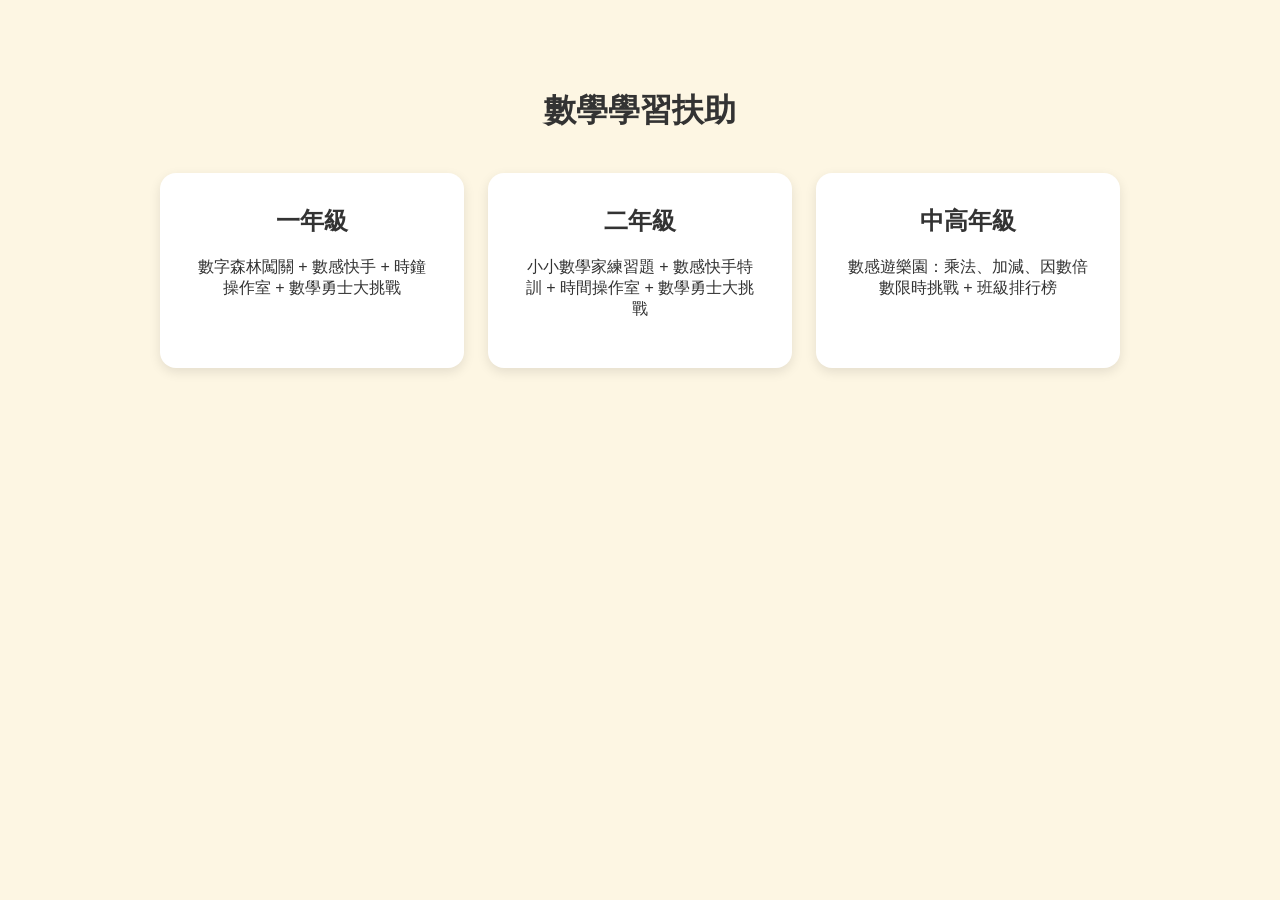
<file: index.html>
<!DOCTYPE html>
<html lang="zh-Hant">
<head>
<meta charset="UTF-8">
<meta name="viewport" content="width=device-width, initial-scale=1.0">
<title>數學學習扶助</title>
<style>
  body { font-family: "微軟正黑體", sans-serif; text-align: center; padding: 60px 20px; background: #fdf6e3; }
  h1 { color: #333; }
  .cards { display: flex; gap: 24px; justify-content: center; flex-wrap: wrap; margin-top: 40px; }
  .card { background: #fff; border-radius: 16px; box-shadow: 0 4px 12px rgba(0,0,0,0.1); padding: 32px; width: 240px; text-decoration: none; color: #333; }
  .card:hover { box-shadow: 0 6px 20px rgba(0,0,0,0.15); }
  .card h2 { margin-top: 0; }
</style>
</head>
<body>
  <h1>數學學習扶助</h1>
  <div class="cards">
    <a class="card" href="grade1/index.html">
      <h2>一年級</h2>
      <p>數字森林闖關 + 數感快手 + 時鐘操作室 + 數學勇士大挑戰</p>
    </a>
    <a class="card" href="grade2/index.html">
      <h2>二年級</h2>
      <p>小小數學家練習題 + 數感快手特訓 + 時間操作室 + 數學勇士大挑戰</p>
    </a>
    <a class="card" href="number-sense-park/index.html">
      <h2>中高年級</h2>
      <p>數感遊樂園：乘法、加減、因數倍數限時挑戰 + 班級排行榜</p>
    </a>
  </div>
</body>
</html>
</file>
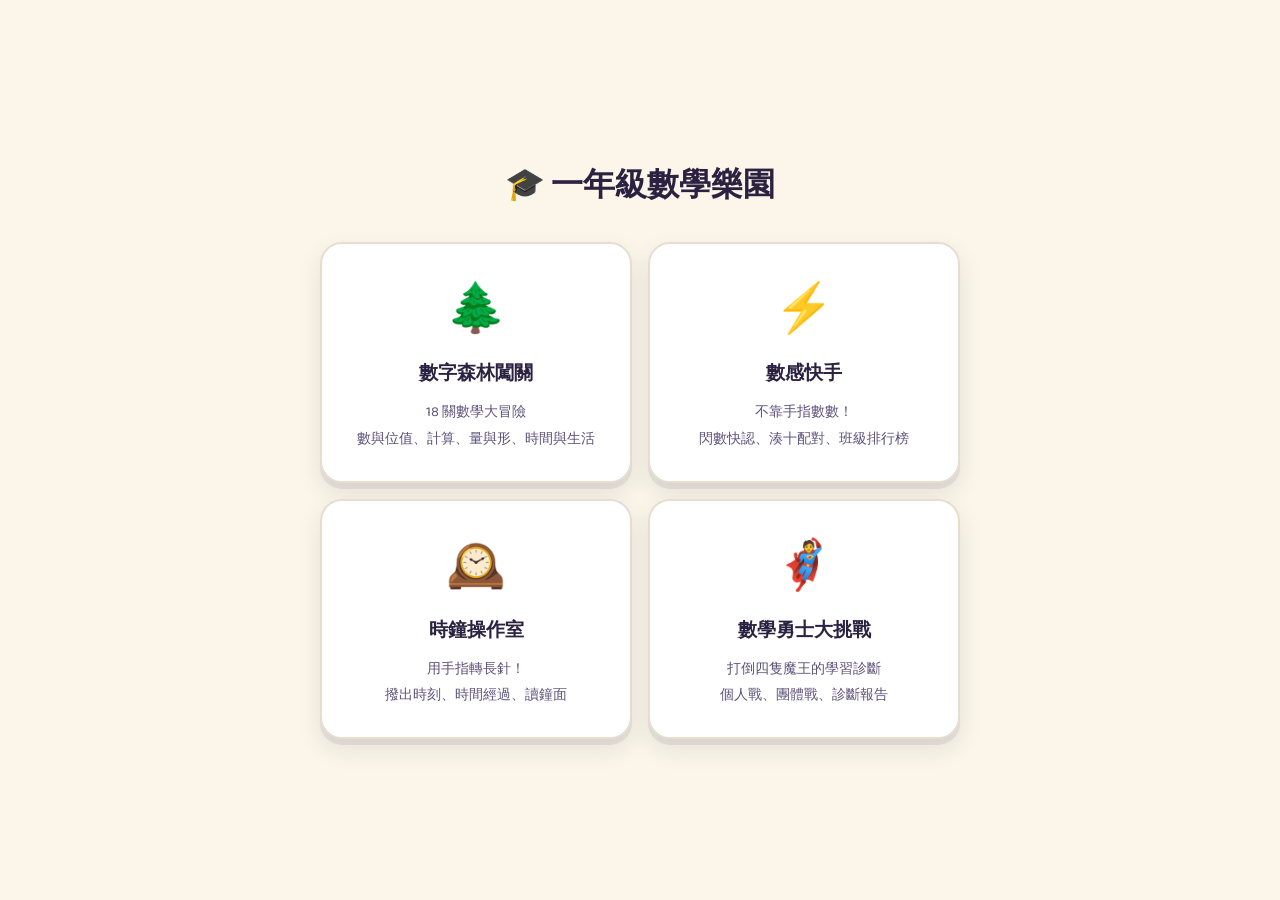
<file: grade1/index.html>
<!doctype html>
<html>
<head>
<meta charset="utf-8">
<meta name="viewport" content="width=device-width, initial-scale=1">
<title>一年級數學樂園</title>
<link rel="preconnect" href="https://fonts.googleapis.com">
<link href="https://fonts.googleapis.com/css2?family=Baloo+2:wght@600;700;800&display=swap" rel="stylesheet">
<style>
  :root{
    --ink:#2b2140; --ink-soft:#5b527a; --bg:#fbf6e9; --bg2:#eef5e6;
    --card:#ffffff; --card-border:#e7ded0; --accent:#ff6b4a; --accent-ink:#ffffff; --accent2:#2f9e8f;
    --shadow: 0 6px 0 rgba(43,33,64,0.08), 0 10px 24px rgba(43,33,64,0.10);
  }
  @media (prefers-color-scheme: dark){
    :root{
      --ink:#f1ece0; --ink-soft:#c9c2df; --bg:#1b2420; --bg2:#212c26;
      --card:#26332c; --card-border:#3a4a40; --accent:#ff8a68; --accent-ink:#26170f; --accent2:#4bc2b0;
      --shadow: 0 6px 0 rgba(0,0,0,0.25), 0 10px 24px rgba(0,0,0,0.35);
    }
  }
  *{box-sizing:border-box;}
  body{
    margin:0; background:var(--bg); color:var(--ink); min-height:100vh;
    font-family:"Baloo 2","PingFang TC","Microsoft JhengHei","Heiti TC",-apple-system,sans-serif;
    display:flex; align-items:center; justify-content:center; padding:24px;
  }
  .wrap{ max-width:640px; width:100%; text-align:center; }
  h1{ font-size:clamp(24px,5vw,32px); font-weight:800; margin:0 0 30px; }
  .cards{ display:grid; grid-template-columns:1fr; gap:16px; }
  @media (min-width:520px){ .cards{ grid-template-columns:1fr 1fr; } }
  a.card{
    display:flex; flex-direction:column; align-items:center; gap:10px;
    background:var(--card); border:2px solid var(--card-border); border-radius:22px;
    padding:28px 18px; text-decoration:none; color:var(--ink); box-shadow:var(--shadow);
    transition:transform .08s ease;
  }
  a.card:active{ transform:translateY(3px); box-shadow:none; }
  a.card .icon{ font-size:48px; }
  a.card .title{ font-size:19px; font-weight:800; }
  a.card .desc{ font-size:14px; color:var(--ink-soft); line-height:1.9; }
</style>
</head>
<body>
<div class="wrap">
  <h1>🎓 一年級數學樂園</h1>
  <div class="cards">
    <a class="card" href="number-forest.html">
      <span class="icon">🌲</span>
      <span class="title">數字森林闖關</span>
      <span class="desc">18 關數學大冒險<br>數與位值、計算、量與形、時間與生活</span>
    </a>
    <a class="card" href="number-sense.html">
      <span class="icon">⚡</span>
      <span class="title">數感快手</span>
      <span class="desc">不靠手指數數！<br>閃數快認、湊十配對、班級排行榜</span>
    </a>
    <a class="card" href="clock-lab.html">
      <span class="icon">🕰️</span>
      <span class="title">時鐘操作室</span>
      <span class="desc">用手指轉長針！<br>撥出時刻、時間經過、讀鐘面</span>
    </a>
    <a class="card" href="diagnostic.html">
      <span class="icon">🦸</span>
      <span class="title">數學勇士大挑戰</span>
      <span class="desc">打倒四隻魔王的學習診斷<br>個人戰、團體戰、診斷報告</span>
    </a>
  </div>
</div>
</body>
</html>
</file>
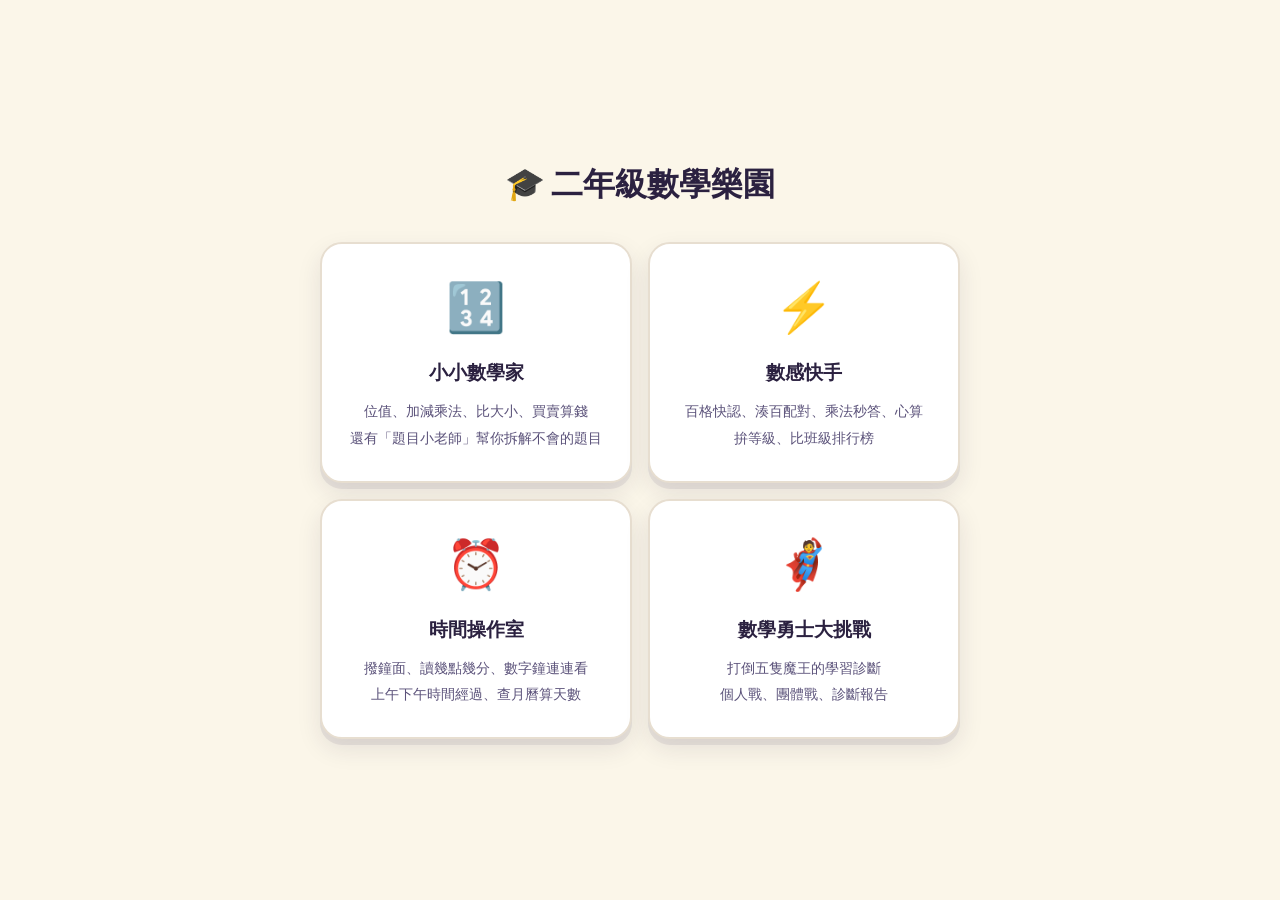
<file: grade2/index.html>
<!doctype html>
<html lang="zh-Hant">
<head>
<meta charset="utf-8">
<meta name="viewport" content="width=device-width, initial-scale=1">
<title>二年級數學樂園</title>
<link rel="preconnect" href="https://fonts.googleapis.com">
<link href="https://fonts.googleapis.com/css2?family=Baloo+2:wght@600;700;800&display=swap" rel="stylesheet">
<style>
  :root{
    --ink:#2b2140; --ink-soft:#5b527a; --bg:#fbf6e9; --bg2:#eef5e6;
    --card:#ffffff; --card-border:#e7ded0; --accent:#ff6b4a; --accent-ink:#ffffff; --accent2:#2f9e8f;
    --shadow: 0 6px 0 rgba(43,33,64,0.08), 0 10px 24px rgba(43,33,64,0.10);
  }
  @media (prefers-color-scheme: dark){
    :root{
      --ink:#f1ece0; --ink-soft:#c9c2df; --bg:#1b2420; --bg2:#212c26;
      --card:#26332c; --card-border:#3a4a40; --accent:#ff8a68; --accent-ink:#26170f; --accent2:#4bc2b0;
      --shadow: 0 6px 0 rgba(0,0,0,0.25), 0 10px 24px rgba(0,0,0,0.35);
    }
  }
  *{box-sizing:border-box;}
  body{
    margin:0; background:var(--bg); color:var(--ink); min-height:100vh;
    font-family:"Baloo 2","PingFang TC","Microsoft JhengHei","Heiti TC",-apple-system,sans-serif;
    display:flex; align-items:center; justify-content:center; padding:24px;
  }
  .wrap{ max-width:640px; width:100%; text-align:center; }
  h1{ font-size:clamp(24px,5vw,32px); font-weight:800; margin:0 0 30px; }
  .cards{ display:grid; grid-template-columns:1fr; gap:16px; }
  @media (min-width:520px){ .cards{ grid-template-columns:1fr 1fr; } }
  a.card{
    display:flex; flex-direction:column; align-items:center; gap:10px;
    background:var(--card); border:2px solid var(--card-border); border-radius:22px;
    padding:28px 18px; text-decoration:none; color:var(--ink); box-shadow:var(--shadow);
    transition:transform .08s ease;
  }
  a.card:active{ transform:translateY(3px); box-shadow:none; }
  a.card .icon{ font-size:48px; }
  a.card .title{ font-size:19px; font-weight:800; }
  a.card .desc{ font-size:14px; color:var(--ink-soft); line-height:1.9; }
</style>
</head>
<body>
<div class="wrap">
  <h1>🎓 二年級數學樂園</h1>
  <div class="cards">
    <a class="card" href="math-helper.html">
      <span class="icon">🔢</span>
      <span class="title">小小數學家</span>
      <span class="desc">位值、加減乘法、比大小、買賣算錢<br>還有「題目小老師」幫你拆解不會的題目</span>
    </a>
    <a class="card" href="number-sense.html">
      <span class="icon">⚡</span>
      <span class="title">數感快手</span>
      <span class="desc">百格快認、湊百配對、乘法秒答、心算<br>拚等級、比班級排行榜</span>
    </a>
    <a class="card" href="time-lab.html">
      <span class="icon">⏰</span>
      <span class="title">時間操作室</span>
      <span class="desc">撥鐘面、讀幾點幾分、數字鐘連連看<br>上午下午時間經過、查月曆算天數</span>
    </a>
    <a class="card" href="diagnostic.html">
      <span class="icon">🦸</span>
      <span class="title">數學勇士大挑戰</span>
      <span class="desc">打倒五隻魔王的學習診斷<br>個人戰、團體戰、診斷報告</span>
    </a>
  </div>
</div>
</body>
</html>
</file>
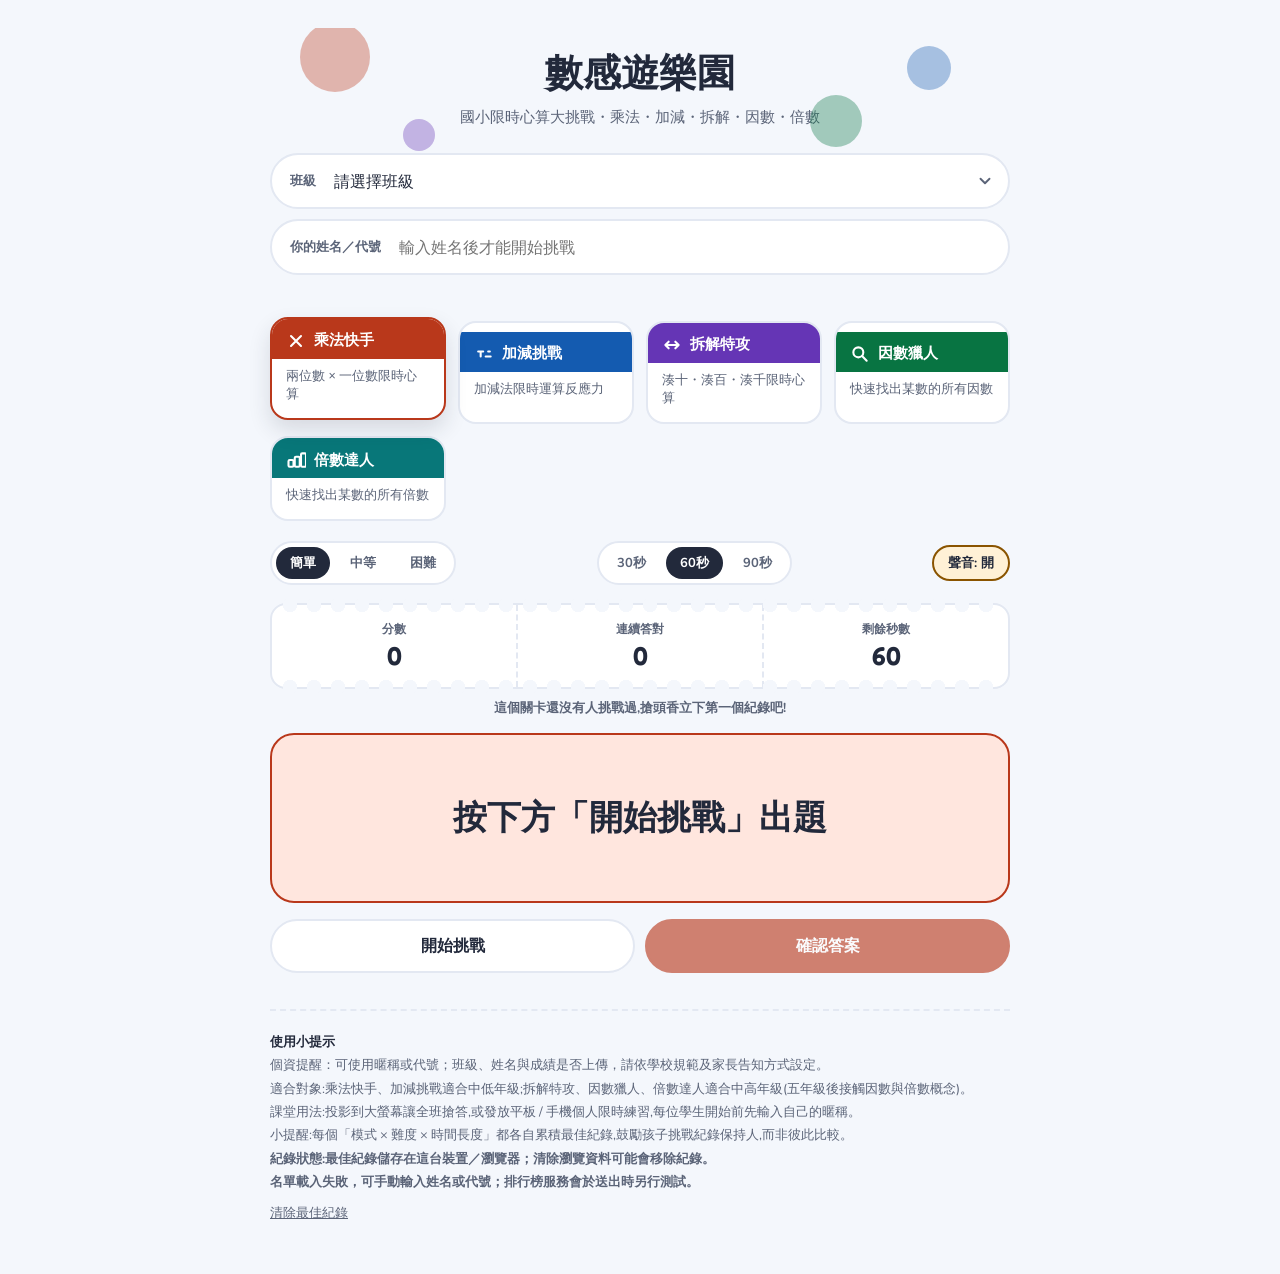
<file: number-sense-park/index.html>
<!DOCTYPE html>
<html lang="zh-Hant">
<head>
<meta charset="UTF-8">
<meta name="viewport" content="width=device-width, initial-scale=1.0">
<title>數感遊樂園 - 國小限時心算練習</title>
<link rel="preconnect" href="https://fonts.googleapis.com">
<link rel="preconnect" href="https://fonts.gstatic.com" crossorigin>
<link href="https://fonts.googleapis.com/css2?family=Fredoka:wght@500;600;700&family=Nunito:wght@400;700;800&display=swap" rel="stylesheet">
<style>
  :root{
    --canvas:#F4F7FC; --card:#FFFFFF; --ink:#22293B; --ink-soft:#5B6478; --line:#E3E8F2;
    --coral:#B9381B; --coral-soft:#FFE6DE;
    --sky:#145BB0; --sky-soft:#DEEBFF;
    --grape:#6535B5; --grape-soft:#EEE6FF;
    --meadow:#087442; --meadow-soft:#DBF7E9;
    --teal:#087779; --teal-soft:#D9F3F1;
    --gold:#8A5400; --gold-soft:#FFF1D6;
    --bad:#B42318; --bad-soft:#FDE3E3;
    --accent:var(--coral); --accent-soft:var(--coral-soft);
    --radius:18px;
  }
  *{ box-sizing:border-box; }
  body{ margin:0; background:var(--canvas); color:var(--ink); font-family:'Nunito',sans-serif; -webkit-font-smoothing:antialiased; }
  h1,.problem,.tv,.booth-top span,.btn,.answer-input,.fbtn,.namebar-input{ font-family:'Fredoka',sans-serif; }
  .page{ max-width:780px; margin:0 auto; padding:28px 20px 48px; }

  .hero{ position:relative; text-align:center; padding:20px 0 26px; overflow:hidden; }
  .hero h1{ font-size:clamp(28px,5vw,38px); font-weight:600; margin:0; }
  .hero p{ margin:8px 0 0; color:var(--ink-soft); font-size:15px; }
  .blob{ position:absolute; border-radius:50%; opacity:.35; }
  .blob1{ width:70px; height:70px; background:var(--coral); top:-6px; left:4%; }
  .blob2{ width:44px; height:44px; background:var(--sky); top:18px; right:8%; }
  .blob3{ width:32px; height:32px; background:var(--grape); bottom:2px; left:18%; }
  .blob4{ width:52px; height:52px; background:var(--meadow); bottom:6px; right:20%; }
  @media (prefers-reduced-motion: no-preference){
    .blob{ animation:float 5s ease-in-out infinite; }
    .blob2{ animation-delay:.6s; } .blob3{ animation-delay:1.1s; } .blob4{ animation-delay:1.6s; }
  }
  @keyframes float{ 0%,100%{ transform:translateY(0);} 50%{ transform:translateY(-10px);} }
  @media (prefers-reduced-motion: reduce){ *,*::before,*::after{ scroll-behavior:auto !important; animation-duration:.01ms !important; animation-iteration-count:1 !important; transition-duration:.01ms !important; } }

  .namebar{ display:flex; align-items:center; gap:10px; background:var(--card); border:2px solid var(--line); border-radius:999px; padding:8px 8px 8px 18px; margin-bottom:18px; }
  .namebar-tight{ margin-bottom:10px; }
  .namebar-label{ font-weight:800; font-size:13px; color:var(--ink-soft); white-space:nowrap; font-family:'Nunito',sans-serif; }
  .namebar-input{ flex:1; border:none; background:transparent; font-size:16px; padding:8px; outline:none; min-width:0; color:var(--ink); }
  .namebar-input:focus-visible{ outline:3px solid var(--gold); outline-offset:2px; border-radius:8px; }
  select.namebar-input{
    -webkit-appearance:none; -moz-appearance:none; appearance:none;
    cursor:pointer; padding-right:32px;
    background-image:url("data:image/svg+xml,%3Csvg xmlns='http://www.w3.org/2000/svg' viewBox='0 0 24 24' fill='none' stroke='%235B6478' stroke-width='2.5' stroke-linecap='round' stroke-linejoin='round'%3E%3Cpath d='M6 9l6 6 6-6'/%3E%3C/svg%3E");
    background-repeat:no-repeat; background-position:right 6px center; background-size:18px;
  }
  select.namebar-input option[value=""]{ color:var(--ink-soft); }
  .input-error{ border-color:var(--bad) !important; }
  .status-message{ min-height:1.5em; margin:-4px 4px 12px; color:var(--bad); font-size:13px; font-weight:800; }
  .sr-only{ position:absolute !important; width:1px; height:1px; padding:0; margin:-1px; overflow:hidden; clip:rect(0,0,0,0); white-space:nowrap; border:0; }
  @media (prefers-reduced-motion: no-preference){ .input-error{ animation:shake .3s; } }
  @keyframes shake{ 0%,100%{ transform:translateX(0);} 25%{ transform:translateX(-4px);} 75%{ transform:translateX(4px);} }

  .booths{ display:grid; grid-template-columns:repeat(auto-fit,minmax(148px,1fr)); gap:12px; margin-bottom:20px; }
  .booth{ background:var(--card); border:2px solid var(--line); border-radius:var(--radius); overflow:hidden; cursor:pointer; text-align:left; padding:0; transition:transform .15s ease, box-shadow .15s ease; }
  .booth-top{ padding:12px 14px 8px; color:#fff; display:flex; align-items:center; gap:8px; }
  .booth-top svg{ width:20px; height:20px; flex-shrink:0; }
  .booth-top span{ font-size:14.5px; font-weight:600; }
  .booth-body{ padding:8px 14px 14px; font-size:12.5px; color:var(--ink-soft); line-height:1.5; }
  .booth[data-mode="mult"] .booth-top{ background:var(--coral); }
  .booth[data-mode="addsub"] .booth-top{ background:var(--sky); }
  .booth[data-mode="decomp"] .booth-top{ background:var(--grape); }
  .booth[data-mode="factor"] .booth-top{ background:var(--meadow); }
  .booth[data-mode="multiple"] .booth-top{ background:var(--teal); }
  .booth.active{ transform:translateY(-4px); box-shadow:0 10px 22px rgba(34,41,59,.14); }
  .booth[data-mode="mult"].active{ border-color:var(--coral); }
  .booth[data-mode="addsub"].active{ border-color:var(--sky); }
  .booth[data-mode="decomp"].active{ border-color:var(--grape); }
  .booth[data-mode="factor"].active{ border-color:var(--meadow); }
  .booth[data-mode="multiple"].active{ border-color:var(--teal); }
  .booth:focus-visible{ outline:3px solid var(--gold); outline-offset:2px; }
  button:disabled,input:disabled,select:disabled{ cursor:not-allowed !important; opacity:.62; }
  .booth:disabled{ transform:none; box-shadow:none; }

  .controls{ display:flex; flex-wrap:wrap; gap:10px 16px; margin-bottom:18px; align-items:center; justify-content:space-between; }
  .pill-group{ display:flex; gap:6px; background:var(--card); border:2px solid var(--line); border-radius:999px; padding:4px; }
  .pill{ border:none; background:transparent; padding:7px 14px; border-radius:999px; font-weight:700; font-size:13px; color:var(--ink-soft); cursor:pointer; font-family:'Nunito',sans-serif; }
  .pill.active{ background:var(--ink); color:#fff; }
  .sound-btn{ border:2px solid var(--line); background:var(--card); border-radius:999px; padding:7px 14px; font-weight:700; font-size:13px; color:var(--ink-soft); cursor:pointer; font-family:'Nunito',sans-serif; }
  .sound-btn.on{ color:var(--ink); border-color:var(--gold); background:var(--gold-soft); }
  .pill:focus-visible, .sound-btn:focus-visible{ outline:3px solid var(--gold); outline-offset:2px; }

  .ticket{ position:relative; display:flex; background:var(--card); border:2px solid var(--line); border-radius:16px; margin:0 0 10px; }
  .ticket::before,.ticket::after{ content:""; position:absolute; left:8px; right:8px; height:14px; background-image:radial-gradient(circle at 10px 50%, var(--canvas) 7px, transparent 7.3px); background-size:24px 14px; background-repeat:repeat-x; }
  .ticket::before{ top:-7px; } .ticket::after{ bottom:-7px; }
  .tseg{ flex:1; text-align:center; padding:16px 8px; }
  .tseg + .tseg{ border-left:2px dashed var(--line); }
  .tseg .tl{ font-size:12px; color:var(--ink-soft); font-weight:700; font-family:'Nunito',sans-serif; }
  .tseg .tv{ font-size:26px; font-weight:600; margin-top:2px; }

  .champion{ text-align:center; font-size:13px; color:var(--ink-soft); margin:0 0 16px; font-weight:700; font-family:'Nunito',sans-serif; }
  .champion strong{ color:var(--ink); }

  .stage{ background:var(--accent-soft); border:2px solid var(--accent); border-radius:24px; padding:32px 20px; text-align:center; min-height:170px; display:flex; flex-direction:column; align-items:center; justify-content:center; gap:14px; transition:background .2s ease, border-color .2s ease; }
  .problem{ font-size:clamp(24px,6.5vw,34px); font-weight:600; }
  .answer-input{ width:160px; text-align:center; font-size:22px; padding:10px; border-radius:12px; border:2px solid var(--line); background:#fff; }
  .answer-input:focus-visible{ outline:3px solid var(--gold); outline-offset:2px; }
  .fgrid{ display:none; grid-template-columns:repeat(4,1fr); gap:8px; width:100%; max-width:340px; }
  .fbtn{ padding:12px 0; border-radius:12px; border:2px solid var(--line); background:#fff; font-size:16px; font-weight:600; cursor:pointer; }
  .fbtn:focus-visible{ outline:3px solid var(--gold); outline-offset:2px; }
  .fbtn.selected{ border-color:var(--meadow); background:var(--meadow-soft); }
  .fbtn.correct{ border-color:var(--meadow); background:var(--meadow); color:#fff; }
  .fbtn.incorrect{ border-color:var(--bad); background:var(--bad-soft); color:var(--bad); }

  @media (prefers-reduced-motion: no-preference){ .flash-good{ animation:flashG .5s ease; } .flash-bad{ animation:flashB .5s ease; } }
  @keyframes flashG{ 0%{ box-shadow:0 0 0 6px var(--meadow-soft) inset; } 100%{ box-shadow:0 0 0 0 transparent inset; } }
  @keyframes flashB{ 0%{ box-shadow:0 0 0 6px var(--bad-soft) inset; } 100%{ box-shadow:0 0 0 0 transparent inset; } }

  .actions{ display:flex; gap:10px; margin-top:16px; }
  .btn{ flex:1; border-radius:999px; padding:14px; font-size:16px; font-weight:600; cursor:pointer; border:2px solid var(--line); background:#fff; color:var(--ink); }
  .btn:focus-visible{ outline:3px solid var(--gold); outline-offset:2px; }
  .btn-primary{ background:var(--accent); border-color:var(--accent); color:#fff; }

  .result{ display:none; margin-top:18px; background:var(--gold-soft); border:2px solid var(--gold); border-radius:16px; padding:18px; text-align:center; }
  .result p{ margin:0 0 6px; }
  .result p:last-child{ margin-bottom:0; }
  .result .rmsg{ font-family:'Fredoka',sans-serif; font-size:17px; font-weight:600; }
  .result .rrecord{ font-size:14px; font-weight:700; color:var(--ink); }
  .result .rstat{ font-size:13.5px; color:var(--ink-soft); }
  .result .rrank{ font-size:14px; font-weight:800; color:var(--ink); margin-top:8px; padding-top:8px; border-top:2px dashed var(--gold); font-family:'Nunito',sans-serif; }
  .result .rrank:empty{ margin:0; padding:0; border:none; }
  .badge-new{ display:inline-block; background:var(--gold); color:#fff; font-size:11px; font-weight:800; padding:3px 9px; border-radius:999px; margin-right:6px; font-family:'Nunito',sans-serif; vertical-align:middle; }

  footer{ margin-top:36px; padding-top:20px; border-top:2px dashed var(--line); font-size:13px; color:var(--ink-soft); line-height:1.8; }
  footer strong{ color:var(--ink); }
  .reset-link{ background:none; border:none; padding:0; margin-top:10px; color:var(--ink-soft); text-decoration:underline; font-size:12.5px; cursor:pointer; font-family:'Nunito',sans-serif; display:inline-block; }
  .reset-link:focus-visible{ outline:3px solid var(--gold); outline-offset:2px; }
  #storageStatus,#sheetStatus{ font-weight:700; }
  #storageStatus.shared{ color:var(--meadow); }
  #storageStatus.local{ color:var(--ink-soft); }
</style>
</head>
<body>
<div class="page">

  <div class="hero">
    <div class="blob blob1"></div><div class="blob blob2"></div><div class="blob blob3"></div><div class="blob blob4"></div>
    <h1>數感遊樂園</h1>
    <p>國小限時心算大挑戰・乘法・加減・拆解・因數・倍數</p>
  </div>

  <div class="namebar namebar-tight">
    <label for="classInput" class="namebar-label">班級</label>
    <select id="classInput" class="namebar-input">
      <option value="" disabled selected>請選擇班級</option>
      <option value="一甲">一甲</option>
      <option value="一乙">一乙</option>
      <option value="二甲">二甲</option>
      <option value="二乙">二乙</option>
      <option value="三甲">三甲</option>
      <option value="三乙">三乙</option>
      <option value="四甲">四甲</option>
      <option value="四乙">四乙</option>
      <option value="五甲">五甲</option>
      <option value="五乙">五乙</option>
      <option value="六甲">六甲</option>
      <option value="六乙">六乙</option>
    </select>
  </div>
  <div class="namebar">
    <label for="nicknameInput" class="namebar-label">你的姓名／代號</label>
    <input id="nicknameInput" class="namebar-input" type="text" maxlength="12" placeholder="輸入姓名後才能開始挑戰">
    <select id="nicknameSelect" class="namebar-input" aria-label="選擇姓名或代號" style="display:none;" disabled>
      <option value="" disabled selected>請先選擇班級</option>
    </select>
  </div>
  <p id="formStatus" class="status-message" role="status" aria-live="polite" aria-atomic="true"></p>

  <div class="booths" id="booths" role="group" aria-label="選擇練習模式">
    <button class="booth active" data-mode="mult" aria-pressed="true">
      <div class="booth-top">
        <svg viewBox="0 0 24 24" fill="none" stroke="currentColor" stroke-width="2.5" stroke-linecap="round"><path d="M6 6l12 12M18 6L6 18"/></svg>
        <span>乘法快手</span>
      </div>
      <div class="booth-body">兩位數 × 一位數限時心算</div>
    </button>
    <button class="booth" data-mode="addsub" aria-pressed="false">
      <div class="booth-top">
        <svg viewBox="0 0 24 24" fill="none" stroke="currentColor" stroke-width="2.5" stroke-linecap="round"><path d="M5 9h6M17 9h2M8 15v-6M14 15h6"/></svg>
        <span>加減挑戰</span>
      </div>
      <div class="booth-body">加減法限時運算反應力</div>
    </button>
    <button class="booth" data-mode="decomp" aria-pressed="false">
      <div class="booth-top">
        <svg viewBox="0 0 24 24" fill="none" stroke="currentColor" stroke-width="2.5" stroke-linecap="round"><path d="M4 12h16M4 12l4-4M4 12l4 4M20 12l-4-4M20 12l-4 4"/></svg>
        <span>拆解特攻</span>
      </div>
      <div class="booth-body">湊十・湊百・湊千限時心算</div>
    </button>
    <button class="booth" data-mode="factor" aria-pressed="false">
      <div class="booth-top">
        <svg viewBox="0 0 24 24" fill="none" stroke="currentColor" stroke-width="2.5" stroke-linecap="round"><circle cx="10" cy="10" r="6"/><path d="M20 20l-5.5-5.5"/></svg>
        <span>因數獵人</span>
      </div>
      <div class="booth-body">快速找出某數的所有因數</div>
    </button>
    <button class="booth" data-mode="multiple" aria-pressed="false">
      <div class="booth-top">
        <svg viewBox="0 0 24 24" fill="none" stroke="currentColor" stroke-width="2.5" stroke-linecap="round" stroke-linejoin="round"><rect x="3" y="12" width="6" height="8" rx="1.5"/><rect x="10.5" y="8" width="6" height="12" rx="1.5"/><rect x="18" y="4" width="6" height="16" rx="1.5"/></svg>
        <span>倍數達人</span>
      </div>
      <div class="booth-body">快速找出某數的所有倍數</div>
    </button>
  </div>

  <div class="controls">
    <div class="pill-group" id="diffGroup" role="group" aria-label="選擇難度">
      <button class="pill active" data-diff="easy" aria-pressed="true">簡單</button>
      <button class="pill" data-diff="medium" aria-pressed="false">中等</button>
      <button class="pill" data-diff="hard" aria-pressed="false">困難</button>
    </div>
    <div class="pill-group" id="timeGroup" role="group" aria-label="選擇挑戰時間">
      <button class="pill" data-time="30" aria-pressed="false">30秒</button>
      <button class="pill active" data-time="60" aria-pressed="true">60秒</button>
      <button class="pill" data-time="90" aria-pressed="false">90秒</button>
    </div>
    <button class="sound-btn on" id="soundBtn" aria-pressed="true">聲音: 開</button>
  </div>

  <div class="ticket" aria-label="本回合成績資訊">
    <div class="tseg"><div class="tl">分數</div><div class="tv" id="scoreOut">0</div></div>
    <div class="tseg"><div class="tl">連續答對</div><div class="tv" id="streakOut">0</div></div>
    <div class="tseg"><div class="tl">剩餘秒數</div><div class="tv" id="timeOut">60</div></div>
  </div>

  <div class="champion" id="championBanner"></div>

  <div class="stage" id="stage">
    <div class="problem" id="problemDisplay" role="status" aria-live="polite" aria-atomic="true">按下方「開始挑戰」出題</div>
    <input class="answer-input" id="answerInput" type="number" inputmode="numeric" autocomplete="off" placeholder="輸入答案" aria-label="輸入答案" style="display:none;">
    <div class="fgrid" id="factorGrid"></div>
  </div>

  <p id="answerFeedback" class="sr-only" role="status" aria-live="assertive" aria-atomic="true"></p>

  <div class="actions">
    <button class="btn" id="startBtn">開始挑戰</button>
    <button class="btn btn-primary" id="submitBtn" type="button" disabled>確認答案</button>
  </div>

  <div class="result" id="resultBox" role="region" aria-label="挑戰結果">
    <p class="rmsg" id="resultMsg"></p>
    <p class="rrecord" id="resultRecord"></p>
    <p class="rstat" id="resultStat"></p>
    <p class="rrank" id="resultRank"></p>
  </div>

  <footer>
    <strong>使用小提示</strong><br>
  <span>個資提醒：可使用暱稱或代號；班級、姓名與成績是否上傳，請依學校規範及家長告知方式設定。</span><br>
    適合對象:乘法快手、加減挑戰適合中低年級;拆解特攻、因數獵人、倍數達人適合中高年級(五年級後接觸因數與倍數概念)。<br>
    課堂用法:投影到大螢幕讓全班搶答,或發放平板 / 手機個人限時練習,每位學生開始前先輸入自己的暱稱。<br>
    小提醒:每個「模式 × 難度 × 時間長度」都各自累積最佳紀錄,鼓勵孩子挑戰紀錄保持人,而非彼此比較。<br>
    <span id="storageStatus"></span><br>
    <span id="sheetStatus"></span><br>
    <button class="reset-link" id="resetBtn" type="button">清除最佳紀錄</button>
  </footer>

</div>

<script>
(function(){
  var state = { mode:'mult', diff:'easy', roundLen:60, score:0, streak:0, bestStreak:0, timeLeft:60, timer:null, nextQuestionTimer:null, running:false, answerLocked:false, current:null, roundConfig:null, soundOn:true, nickname:'', className:'' };

  // ===== Google 試算表設定 =====
  // 部署 Apps Script「網頁應用程式」後,把網址(通常以 /exec 結尾)貼在下面雙引號中間
  var SHEET_API_URL = 'https://script.google.com/macros/s/AKfycby8XKTeewKRHqni4w4B3zsOjkxCQreQVT25vLZI96J3fx9sLXDuJtstKy5uw-ww0zlDeg/exec';
  var MODE_LABELS = { mult:'乘法快手', addsub:'加減挑戰', decomp:'拆解特攻', factor:'因數獵人', multiple:'倍數達人' };
  var DIFF_LABELS = { easy:'簡單', medium:'中等', hard:'困難' };

  var STORE_KEY_BOARD = 'mathPlaygroundBoard_v1';
  var STORE_KEY_NAME = 'mathPlaygroundNickname_v1';
  var STORE_KEY_CLASS = 'mathPlaygroundClass_v1';
  var memoryBoard = {};

  var booths = document.querySelectorAll('.booth');
  var diffPills = document.querySelectorAll('#diffGroup .pill');
  var timePills = document.querySelectorAll('#timeGroup .pill');
  var soundBtn = document.getElementById('soundBtn');
  var classInput = document.getElementById('classInput');
  var nicknameInput = document.getElementById('nicknameInput');
  var nicknameSelect = document.getElementById('nicknameSelect');
  var rosterByClass = null; // 從 Google 試算表載入的 { 班級: [姓名, ...] }
  var championBanner = document.getElementById('championBanner');
  var stage = document.getElementById('stage');
  var problemDisplay = document.getElementById('problemDisplay');
  var answerInput = document.getElementById('answerInput');
  var factorGrid = document.getElementById('factorGrid');
  var startBtn = document.getElementById('startBtn');
  var submitBtn = document.getElementById('submitBtn');
  var scoreOut = document.getElementById('scoreOut');
  var streakOut = document.getElementById('streakOut');
  var timeOut = document.getElementById('timeOut');
  var resultBox = document.getElementById('resultBox');
  var resultMsg = document.getElementById('resultMsg');
  var resultRecord = document.getElementById('resultRecord');
  var resultStat = document.getElementById('resultStat');
  var resultRank = document.getElementById('resultRank');
  var resetBtn = document.getElementById('resetBtn');
  var storageStatus = document.getElementById('storageStatus');
  var sheetStatus = document.getElementById('sheetStatus');
  var formStatus = document.getElementById('formStatus');
  var answerFeedback = document.getElementById('answerFeedback');

  var stageColors = {
    mult:['--coral-soft','--coral'], addsub:['--sky-soft','--sky'],
    decomp:['--grape-soft','--grape'], factor:['--meadow-soft','--meadow'],
    multiple:['--teal-soft','--teal']
  };

  function applyStageColor(){
    var c = stageColors[state.mode];
    stage.style.setProperty('--accent-soft', 'var('+c[0]+')');
    stage.style.setProperty('--accent', 'var('+c[1]+')');
    submitBtn.style.background = 'var('+c[1]+')';
    submitBtn.style.borderColor = 'var('+c[1]+')';
  }

  function escapeHtml(s){
    return String(s).replace(/[&<>"']/g, function(c){
      return {'&':'&amp;','<':'&lt;','>':'&gt;','"':'&quot;',"'":'&#39;'}[c];
    });
  }

  function hasArtifactStorage(){
    return typeof window !== 'undefined' && !!window.storage && typeof window.storage.get === 'function';
  }

  async function loadBoard(){
    if(hasArtifactStorage()){
      try{
        var res = await window.storage.get(STORE_KEY_BOARD, true);
        if(res && res.value) return JSON.parse(res.value);
      }catch(e){ /* not published yet, or key not set - fall through */ }
    }
    try{ var raw = localStorage.getItem(STORE_KEY_BOARD); return raw ? JSON.parse(raw) : {}; }
    catch(e){ return memoryBoard; }
  }
  async function saveBoard(board){
    if(hasArtifactStorage()){
      try{ await window.storage.set(STORE_KEY_BOARD, JSON.stringify(board), true); return; }
      catch(e){ /* not published yet - fall through to local */ }
    }
    try{ localStorage.setItem(STORE_KEY_BOARD, JSON.stringify(board)); }
    catch(e){ memoryBoard = board; }
  }
  async function clearBoard(){
    if(hasArtifactStorage()){
      try{ await window.storage.delete(STORE_KEY_BOARD, true); }catch(e){}
    }
    try{ localStorage.removeItem(STORE_KEY_BOARD); }catch(e){}
    memoryBoard = {};
  }
  function loadNickname(){
    try{ return localStorage.getItem(STORE_KEY_NAME) || ''; }catch(e){ return ''; }
  }
  function saveNickname(n){
    try{ localStorage.setItem(STORE_KEY_NAME, n); }catch(e){}
  }
  function loadClassName(){
    try{ return localStorage.getItem(STORE_KEY_CLASS) || ''; }catch(e){ return ''; }
  }
  function saveClassName(c){
    try{ localStorage.setItem(STORE_KEY_CLASS, c); }catch(e){}
  }

  // 從 Google 試算表載入全校名單，讓班級/姓名改用下拉選單對應
  async function loadRoster(){
    if(!sheetConfigured()) return;
    try{
      var sep = SHEET_API_URL.indexOf('?') === -1 ? '?' : '&';
      var res = await fetch(SHEET_API_URL + sep + 'action=roster');
      if(!res.ok) throw new Error('名單服務回應 ' + res.status);
      var data = await res.json();
      if(!data || !data.ok || !Array.isArray(data.classes) || !data.classes.length || !data.roster){
        sheetStatus.textContent = '為保護個資，不提供全校名單；請輸入暱稱或代號。成績送出時會連線排行榜。';
        sheetStatus.className = 'local';
        return;
      }
      rosterByClass = data.roster;
      var savedClass = classInput.value;
      classInput.innerHTML = '';
      var placeholder = document.createElement('option');
      placeholder.value = ''; placeholder.disabled = true; placeholder.textContent = '請選擇班級';
      classInput.appendChild(placeholder);
      data.classes.forEach(function(cls){
        var opt = document.createElement('option');
        opt.value = cls; opt.textContent = cls;
        classInput.appendChild(opt);
      });
      nicknameInput.style.display = 'none';
      nicknameSelect.style.display = '';
      nicknameSelect.disabled = false;
      if(savedClass && rosterByClass[savedClass]){
        classInput.value = savedClass;
        populateNicknameOptions(savedClass, loadNickname());
      } else {
        placeholder.selected = true;
      }
      classInput.addEventListener('change', function(){
        populateNicknameOptions(classInput.value, '');
        classInput.removeAttribute('aria-invalid');
        formStatus.textContent = '';
      });
      sheetStatus.textContent = '名單載入成功；排行榜服務仍會於挑戰結束時實際測試。';
      sheetStatus.className = 'shared';
    }catch(e){
      sheetStatus.textContent = '名單載入失敗，可手動輸入姓名或代號；排行榜服務會於送出時另行測試。';
      sheetStatus.className = 'local';
    }
  }

  function populateNicknameOptions(cls, preselect){
    if(!rosterByClass) return;
    var names = rosterByClass[cls] || [];
    nicknameSelect.innerHTML = '';
    var ph = document.createElement('option');
    ph.value = ''; ph.disabled = true;
    ph.textContent = names.length ? '請選擇姓名' : '此班級尚無名單';
    ph.selected = true;
    nicknameSelect.appendChild(ph);
    names.forEach(function(n){
      var opt = document.createElement('option');
      opt.value = n; opt.textContent = n;
      if(n === preselect) opt.selected = true;
      nicknameSelect.appendChild(opt);
    });
    nicknameSelect.disabled = state.running || names.length === 0;
  }

  function activeNicknameEl(){ return rosterByClass ? nicknameSelect : nicknameInput; }

  function currentKey(config){
    var c = config || state;
    var cls = c.className || classInput.value || state.className || '未選班級';
    return encodeURIComponent(cls) + '_' + c.mode + '_' + c.diff + '_' + c.roundLen;
  }

  function setSetupEnabled(enabled){
    booths.forEach(function(el){ el.disabled = !enabled; el.setAttribute('aria-disabled', enabled ? 'false' : 'true'); });
    diffPills.forEach(function(el){ el.disabled = !enabled; el.setAttribute('aria-disabled', enabled ? 'false' : 'true'); });
    timePills.forEach(function(el){ el.disabled = !enabled; el.setAttribute('aria-disabled', enabled ? 'false' : 'true'); });
    classInput.disabled = !enabled;
    nicknameInput.disabled = !enabled;
    nicknameSelect.disabled = !enabled || (!!rosterByClass && !(rosterByClass[classInput.value] || []).length);
    resetBtn.disabled = !enabled;
  }

  function showFormError(message, element){
    formStatus.textContent = message;
    if(element){
      element.setAttribute('aria-invalid','true');
      element.classList.add('input-error');
      element.focus();
      window.setTimeout(function(){ element.classList.remove('input-error'); }, 1200);
    }
  }

  function updateStorageStatus(){
    if(hasArtifactStorage()){
      storageStatus.textContent = '紀錄狀態:目前環境提供共用儲存功能；實際共享範圍依發布與儲存設定而定。';
      storageStatus.className = 'shared';
    } else {
      storageStatus.textContent = '紀錄狀態:最佳紀錄儲存在這台裝置／瀏覽器；清除瀏覽資料可能會移除紀錄。';
      storageStatus.className = 'local';
    }
  }

  function sheetConfigured(){
    return typeof SHEET_API_URL === 'string' && SHEET_API_URL.indexOf('https://') === 0;
  }
  function updateSheetStatus(){
    if(sheetConfigured()){
      sheetStatus.textContent = '排行榜服務網址已設定；是否可用仍須以名單載入或成績提交結果確認。';
      sheetStatus.className = 'local';
    } else {
      sheetStatus.textContent = '排行榜服務尚未設定；網頁仍可進行本機練習。';
      sheetStatus.className = 'local';
    }
  }
  async function submitToSheetAndGetRank(payload){
    if(!sheetConfigured()) return { ok:false, error:'not_configured' };
    try{
      var res = await fetch(SHEET_API_URL, { method:'POST', body: JSON.stringify(payload) });
      if(!res.ok) return { ok:false, error:'HTTP ' + res.status };
      return await res.json();
    }catch(err){
      return { ok:false, error:String(err) };
    }
  }

  async function updateChampionBanner(){
    var board = await loadBoard();
    var record = board[currentKey()];
    if(record){
      championBanner.innerHTML = '本關卡紀錄保持人:<strong>' + escapeHtml(record.name) + '</strong>・' + record.score + ' 分';
    } else {
      championBanner.textContent = '這個關卡還沒有人挑戰過,搶頭香立下第一個紀錄吧!';
    }
  }

  function rand(min,max){ return Math.floor(Math.random()*(max-min+1))+min; }
  function factorsOf(n){ var f=[]; for(var i=1;i<=n;i++){ if(n%i===0) f.push(i); } return f; }

  function genMult(){
    var ranges = { easy:{a:[10,30], b:[1,5]}, medium:{a:[10,60], b:[2,8]}, hard:{a:[40,99], b:[6,9]} };
    var r = ranges[state.diff];
    var a = rand(r.a[0], r.a[1]), b = rand(r.b[0], r.b[1]);
    return { display: a+' × '+b, answer: a*b };
  }
  function genAddSub(){
    var maxes = { easy:20, medium:100, hard:1000 };
    var max = maxes[state.diff];
    var isAdd = Math.random() < 0.5;
    var symbol = isAdd ? '+' : '−';
    var a,b;
    if(isAdd){ a = rand(1,max-1); b = rand(1,max-a); }
    else { a = rand(1,max); b = rand(0,a); }
    return { display: a+' '+symbol+' '+b, answer: isAdd ? a+b : a-b };
  }
  function genDecomp(){
    if(state.diff==='easy'){ var x = rand(1,9); return { display: x+' + __ = 10', answer: 10-x }; }
    if(state.diff==='medium'){ var y = rand(1,99); return { display: y+' + __ = 100', answer: 100-y }; }
    var z = rand(1,999); return { display: z+' + __ = 1000', answer: 1000-z };
  }
  function genFactor(){
    var ranges = { easy:[10,20], medium:[21,50], hard:[51,100] };
    var r = ranges[state.diff];
    var target = rand(r[0], r[1]);
    var trueFactors = factorsOf(target);
    var shuffled = trueFactors.slice().sort(function(){ return Math.random()-0.5; });
    var picked = shuffled.slice(0, Math.min(5, trueFactors.length));
    var candidates = picked.slice();
    var attempts = 0;
    while(candidates.length < 8 && attempts < 300){
      attempts++;
      var d = rand(2, Math.max(2, target-1));
      if(candidates.indexOf(d) === -1) candidates.push(d);
    }
    candidates.sort(function(){ return Math.random()-0.5; });
    var correctSet = candidates.filter(function(c){ return target % c === 0; });
    return { target: target, candidates: candidates, correctSet: correctSet };
  }
  function genMultiple(){
    var ranges = { easy:{base:[2,5], max:30}, medium:{base:[3,9], max:60}, hard:{base:[6,12], max:100} };
    var r = ranges[state.diff];
    var base = rand(r.base[0], r.base[1]);
    var trueMultiples = [];
    for(var i=base; i<=r.max; i+=base){ trueMultiples.push(i); }
    var shuffled = trueMultiples.slice().sort(function(){ return Math.random()-0.5; });
    var picked = shuffled.slice(0, Math.min(5, trueMultiples.length));
    var candidates = picked.slice();
    var attempts = 0;
    while(candidates.length < 8 && attempts < 300){
      attempts++;
      var d = rand(1, r.max);
      if(candidates.indexOf(d) === -1) candidates.push(d);
    }
    candidates.sort(function(){ return Math.random()-0.5; });
    var correctSet = candidates.filter(function(c){ return c % base === 0; });
    return { base: base, candidates: candidates, correctSet: correctSet };
  }

  var audioCtx;
  function beep(kind){
    if(!state.soundOn) return;
    try{
      audioCtx = audioCtx || new (window.AudioContext||window.webkitAudioContext)();
      var o = audioCtx.createOscillator(), g = audioCtx.createGain();
      o.connect(g); g.connect(audioCtx.destination); o.type = 'sine';
      var now = audioCtx.currentTime;
      if(kind==='good'){
        o.frequency.setValueAtTime(660, now);
        o.frequency.exponentialRampToValueAtTime(990, now+0.12);
        g.gain.setValueAtTime(0.15, now);
        g.gain.exponentialRampToValueAtTime(0.001, now+0.18);
        o.start(now); o.stop(now+0.2);
      } else {
        o.frequency.setValueAtTime(300, now);
        o.frequency.exponentialRampToValueAtTime(170, now+0.15);
        g.gain.setValueAtTime(0.12, now);
        g.gain.exponentialRampToValueAtTime(0.001, now+0.2);
        o.start(now); o.stop(now+0.22);
      }
    }catch(e){}
  }

  function flash(ok){
    stage.classList.remove('flash-good','flash-bad');
    void stage.offsetWidth;
    stage.classList.add(ok ? 'flash-good' : 'flash-bad');
    beep(ok ? 'good' : 'bad');
  }

  function updateStats(){ scoreOut.textContent = state.score; streakOut.textContent = state.streak; }

  function isGridMode(){ return state.mode==='factor' || state.mode==='multiple'; }

  function showProblem(){
    if(!state.running) return;
    state.answerLocked = false;
    submitBtn.disabled = false;
    if(isGridMode()){
      answerInput.style.display = 'none';
      factorGrid.style.display = 'grid';
      submitBtn.textContent = state.mode==='factor' ? '確認因數' : '確認倍數';
      var p = state.mode==='factor' ? genFactor() : genMultiple();
      state.current = p;
      problemDisplay.textContent = state.mode==='factor' ? ('請選出下列選項中的 ' + p.target + ' 的因數') : ('請選出下列選項中的 ' + p.base + ' 的倍數');
      factorGrid.innerHTML = '';
      p.candidates.forEach(function(c){
        var b = document.createElement('button');
        b.className = 'fbtn'; b.type = 'button'; b.textContent = c;
        b.setAttribute('aria-pressed','false');
        b.onclick = function(){
          if(state.running && !state.answerLocked){
            answerFeedback.textContent = '';
            var selected = b.classList.toggle('selected');
            b.setAttribute('aria-pressed', selected ? 'true' : 'false');
          }
        };
        factorGrid.appendChild(b);
      });
      var firstOption = factorGrid.querySelector('.fbtn');
      if(firstOption) firstOption.focus();
    } else {
      factorGrid.style.display = 'none';
      answerInput.style.display = 'block';
      submitBtn.textContent = '確認答案';
      var gen = state.mode==='mult' ? genMult : state.mode==='addsub' ? genAddSub : genDecomp;
      var p2 = gen();
      state.current = p2;
      problemDisplay.textContent = p2.display;
      answerInput.value = '';
      answerInput.focus();
    }
  }

  function checkAnswer(){
    if(!state.running || state.answerLocked) return;
    if(!isGridMode() && answerInput.value.trim() === ''){
      answerFeedback.textContent = '請先輸入答案，再按確認答案。';
      answerInput.focus();
      return;
    }
    state.answerLocked = true;
    submitBtn.disabled = true;
    if(isGridMode()){
      var correctSet = state.current.correctSet;
      var allBtns = factorGrid.querySelectorAll('.fbtn');
      var correctCount=0, wrongCount=0;
      allBtns.forEach(function(b){
        b.disabled = true;
        var val = parseInt(b.textContent,10);
        var isRight = correctSet.indexOf(val) !== -1;
        var isSelected = b.classList.contains('selected');
        if(isRight && isSelected){ b.classList.add('correct'); correctCount++; }
        else if(!isRight && isSelected){ b.classList.add('incorrect'); wrongCount++; }
        else if(isRight && !isSelected){ b.classList.add('incorrect'); }
      });
      var net = correctCount - wrongCount;
      state.score += Math.max(0, net);
      var fullyCorrect = wrongCount===0 && correctCount===correctSet.length && correctSet.length>0;
      if(fullyCorrect){ state.streak++; flash(true); }
      else { state.streak = 0; flash(false); }
      answerFeedback.textContent = fullyCorrect
        ? '答對了！正確選項是：' + correctSet.join('、')
        : '再檢查一次。正確選項是：' + correctSet.join('、');
      state.bestStreak = Math.max(state.bestStreak, state.streak);
      updateStats();
      state.nextQuestionTimer = window.setTimeout(function(){ if(state.running) showProblem(); }, 900);
    } else {
      var val2 = Number(answerInput.value);
      var isCorrect = val2 === state.current.answer;
      if(isCorrect){ state.score++; state.streak++; flash(true); }
      else { state.streak = 0; flash(false); }
      answerFeedback.textContent = isCorrect
        ? '答對了！答案是 ' + state.current.answer + '。'
        : '再接再厲！正確答案是 ' + state.current.answer + '。';
      state.bestStreak = Math.max(state.bestStreak, state.streak);
      updateStats();
      state.nextQuestionTimer = window.setTimeout(function(){ if(state.running) showProblem(); }, 650);
    }
  }

  var GOOD_MSGS = ['太厲害了,你是這一關的新紀錄保持人!', '超強表現,大家等著被你超越!', '漂亮,寫下新的紀錄!'];
  var TIE_MSGS = ['追平紀錄,只差一點點就能反超!', '打成平手了,再一次就能贏!'];
  var TRY_MSGS = ['再接再厲,下一次一定更順手!', '持續練習,紀錄很快就會被你刷新!', '不錯的嘗試,再挑戰一次看看!'];
  function pick(arr){ return arr[Math.floor(Math.random()*arr.length)]; }

  function startGame(){
    if(startBtn.disabled) return;
    if(state.running && !window.confirm('目前挑戰尚未結束，確定要放棄本回合並重新開始嗎？')) return;
    var cls = classInput.value.trim();
    var nameEl = activeNicknameEl();
    var name = nameEl.value.trim();
    if(!cls){
      showFormError('請先選擇班級。', classInput);
      return;
    }
    if(!name){
      showFormError(rosterByClass ? '請先選擇姓名。' : '請輸入姓名或暱稱。', nameEl);
      return;
    }
    classInput.removeAttribute('aria-invalid');
    nameEl.removeAttribute('aria-invalid');
    formStatus.textContent = '';
    state.className = cls;
    state.nickname = name;
    saveClassName(cls);
    saveNickname(name);
    answerFeedback.textContent = '';
    if(state.nextQuestionTimer){ clearTimeout(state.nextQuestionTimer); state.nextQuestionTimer = null; }
    state.roundConfig = { mode:state.mode, diff:state.diff, roundLen:state.roundLen, className:cls };
    state.score=0; state.streak=0; state.bestStreak=0; state.timeLeft=state.roundConfig.roundLen; state.running=true; state.answerLocked=false;
    setSetupEnabled(false);
    submitBtn.disabled = false;
    startBtn.textContent = '重新開始';
    updateStats();
    timeOut.textContent = state.timeLeft;
    resultBox.style.display = 'none';
    resultRank.textContent = '';
    showProblem();
    clearInterval(state.timer);
    state.timer = setInterval(function(){
      state.timeLeft--;
      timeOut.textContent = state.timeLeft;
      if(state.timeLeft<=0){ endGame(); }
    },1000);
  }

  async function endGame(){
    if(!state.running) return;
    state.running = false;
    clearInterval(state.timer);
    if(state.nextQuestionTimer){ clearTimeout(state.nextQuestionTimer); state.nextQuestionTimer = null; }
    var run = state.roundConfig || { mode:state.mode, diff:state.diff, roundLen:state.roundLen };
    var finalScore = state.score;
    var finalBestStreak = state.bestStreak;
    var finalNickname = state.nickname;
    var finalClassName = state.className;
    startBtn.disabled = true;
    submitBtn.disabled = true;
    state.answerLocked = true;
    answerInput.style.display = 'none';
    factorGrid.style.display = 'none';
    problemDisplay.textContent = '時間到!';
    resultBox.style.display = 'block';
    resultMsg.textContent = '結算中…';
    resultRecord.textContent = '';
    resultRank.textContent = '';

    var key = currentKey(run);
    var board = await loadBoard();
    var record = board[key];
    var isNewRecord = !record || finalScore > record.score;
    var isTie = record && finalScore === record.score;

    if(isNewRecord){
      board[key] = { name: finalNickname, score: finalScore };
      await saveBoard(board);
      resultMsg.innerHTML = '<span class="badge-new">新紀錄</span>' + pick(GOOD_MSGS);
      resultRecord.textContent = finalNickname + ' 創下本關卡新紀錄:' + finalScore + ' 分!';
    } else if(isTie){
      resultMsg.textContent = pick(TIE_MSGS);
      resultRecord.textContent = '目前紀錄保持人:' + record.name + '(' + record.score + ' 分)・你追平了!';
    } else {
      var gap = record.score - finalScore;
      resultMsg.textContent = pick(TRY_MSGS);
      resultRecord.textContent = '目前紀錄保持人:' + record.name + '(' + record.score + ' 分)・只差 ' + gap + ' 分就能超越!';
    }
    resultStat.textContent = finalNickname + ' 本回合分數:' + finalScore + ' 分・最高連續答對:' + finalBestStreak + ' 題';
    updateChampionBanner();

    if(sheetConfigured()){
      resultRank.textContent = '排行榜計算中…';
      var modeLabel = MODE_LABELS[run.mode] || run.mode;
      var diffLabel = DIFF_LABELS[run.diff] || run.diff;
      var sheetResult = await submitToSheetAndGetRank({
        className: finalClassName,
        nickname: finalNickname,
        mode: modeLabel,
        diff: diffLabel,
        seconds: run.roundLen,
        score: finalScore,
        bestStreak: finalBestStreak
      });
      if(sheetResult && sheetResult.ok){
        resultRank.textContent = '排行榜:「' + modeLabel + '・' + diffLabel + '・' + run.roundLen + ' 秒」關卡中,目前排名第 ' + sheetResult.rank + ' 名(共 ' + sheetResult.total + ' 人挑戰過)!';
      } else {
        resultRank.textContent = '排行榜暫時無法連線,分數已保留在本機紀錄中。';
      }
    }
    startBtn.disabled = false;
    setSetupEnabled(true);
  }

  booths.forEach(function(b){
    b.addEventListener('click', function(){
      if(state.running) return;
      booths.forEach(function(x){ x.classList.remove('active'); x.setAttribute('aria-pressed','false'); });
      b.classList.add('active'); b.setAttribute('aria-pressed','true');
      state.mode = b.getAttribute('data-mode');
      applyStageColor();
      updateChampionBanner();
      if(state.running) showProblem();
    });
  });
  diffPills.forEach(function(b){
    b.addEventListener('click', function(){
      if(state.running) return;
      diffPills.forEach(function(x){ x.classList.remove('active'); x.setAttribute('aria-pressed','false'); });
      b.classList.add('active'); b.setAttribute('aria-pressed','true');
      state.diff = b.getAttribute('data-diff');
      updateChampionBanner();
      if(state.running) showProblem();
    });
  });
  timePills.forEach(function(b){
    b.addEventListener('click', function(){
      if(state.running) return;
      timePills.forEach(function(x){ x.classList.remove('active'); x.setAttribute('aria-pressed','false'); });
      b.classList.add('active'); b.setAttribute('aria-pressed','true');
      state.roundLen = parseInt(b.getAttribute('data-time'),10);
      updateChampionBanner();
      if(!state.running){ state.timeLeft = state.roundLen; timeOut.textContent = state.timeLeft; }
    });
  });
  soundBtn.addEventListener('click', function(){
    state.soundOn = !state.soundOn;
    soundBtn.textContent = '聲音: ' + (state.soundOn ? '開' : '關');
    soundBtn.classList.toggle('on', state.soundOn);
    soundBtn.setAttribute('aria-pressed', state.soundOn ? 'true' : 'false');
  });
  resetBtn.addEventListener('click', async function(){
    var scopeNote = hasArtifactStorage() ? '(可能影響共用此發布環境的其他使用者)' : '(清除此瀏覽器儲存的紀錄)';
    if(window.confirm('確定要清除所有模式的最佳紀錄嗎?此動作無法復原。' + scopeNote)){
      await clearBoard();
      updateChampionBanner();
    }
  });

  startBtn.addEventListener('click', startGame);
  submitBtn.addEventListener('click', checkAnswer);
  answerInput.addEventListener('input', function(){ answerFeedback.textContent = ''; });
  nicknameInput.addEventListener('input', function(){ nicknameInput.removeAttribute('aria-invalid'); formStatus.textContent = ''; });
  nicknameSelect.addEventListener('change', function(){ nicknameSelect.removeAttribute('aria-invalid'); formStatus.textContent = ''; });
  classInput.addEventListener('change', function(){ classInput.removeAttribute('aria-invalid'); formStatus.textContent = ''; });
  answerInput.addEventListener('keydown', function(e){ if(e.key==='Enter') checkAnswer(); });

  classInput.value = loadClassName();
  nicknameInput.value = loadNickname();
  loadRoster();
  applyStageColor();
  factorGrid.style.display = 'none';
  answerInput.style.display = 'none';
  submitBtn.disabled = true;
  setSetupEnabled(true);
  updateStorageStatus();
  updateSheetStatus();
  updateChampionBanner();
})();
</script>
</body>
</html>
</file>
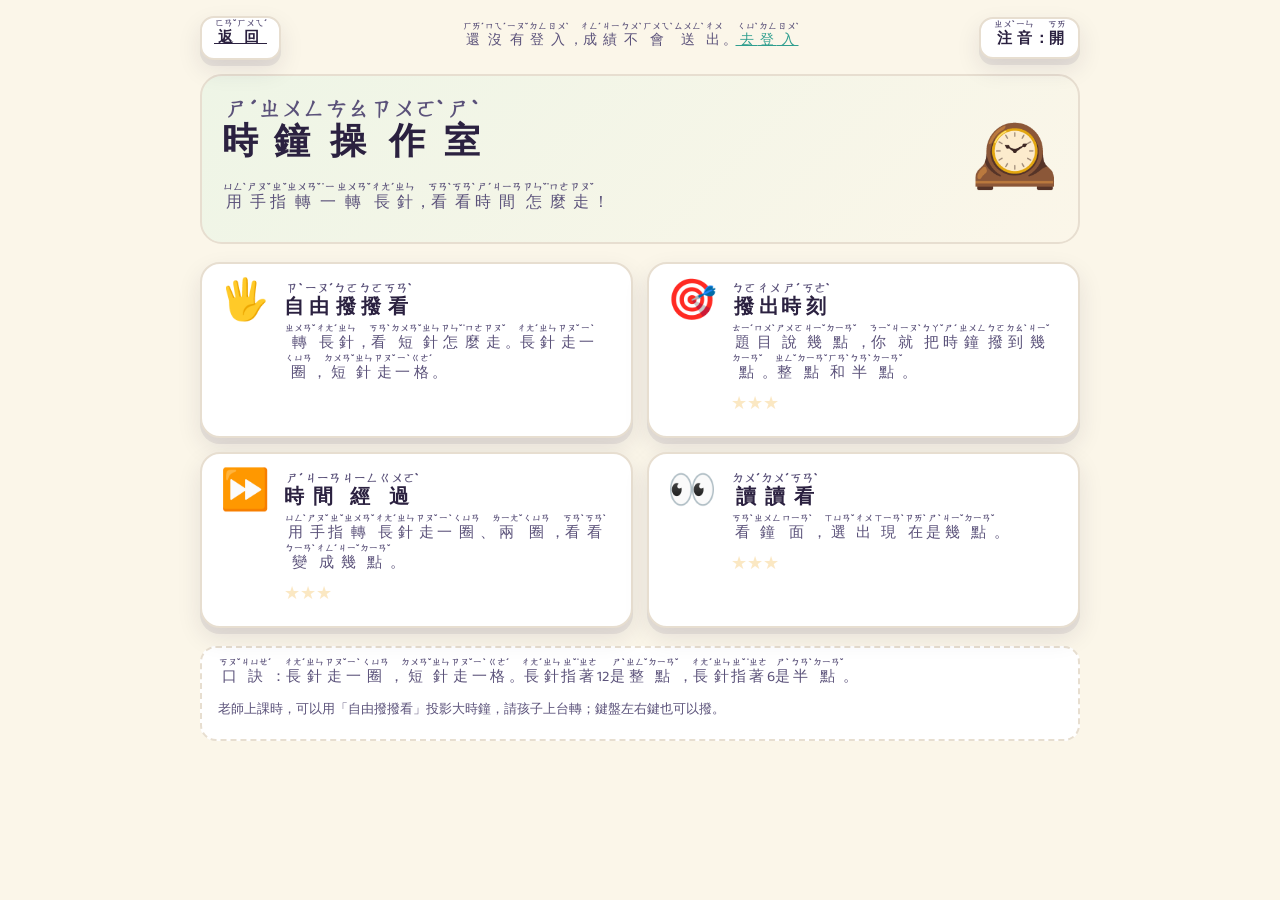
<file: grade1/clock-lab.html>
<!doctype html>
<html lang="zh-Hant">
<head>
<meta charset="utf-8">
<meta name="viewport" content="width=device-width, initial-scale=1">
<title>時鐘操作室</title>
<link rel="preconnect" href="https://fonts.googleapis.com">
<link href="https://fonts.googleapis.com/css2?family=Baloo+2:wght@600;700;800&display=swap" rel="stylesheet">
<style>
  :root{
    --ink:#2b2140; --ink-soft:#5b527a; --bg:#fbf6e9; --bg2:#eef5e6;
    --card:#ffffff; --card-border:#e7ded0; --accent:#ff6b4a; --accent-ink:#ffffff;
    --accent2:#2f9e8f; --gold:#f2a516; --wrong:#e5484d; --right:#2f9e5f;
    --face:#fffdf7; --hour:#2b2140; --minute:#ff6b4a; --tick:#8a809f;
    --shadow: 0 6px 0 rgba(43,33,64,0.08), 0 10px 24px rgba(43,33,64,0.10);
  }
  @media (prefers-color-scheme: dark){
    :root{
      --ink:#f1ece0; --ink-soft:#c9c2df; --bg:#1b2420; --bg2:#212c26;
      --card:#26332c; --card-border:#3a4a40; --accent:#ff8a68; --accent-ink:#26170f;
      --accent2:#4bc2b0; --gold:#ffc45e; --wrong:#ff6b6f; --right:#57d17f;
      --face:#1f2a24; --hour:#f1ece0; --minute:#ff8a68; --tick:#9a94b0;
      --shadow: 0 6px 0 rgba(0,0,0,0.25), 0 10px 24px rgba(0,0,0,0.35);
    }
  }
  *{box-sizing:border-box;}
  body{
    margin:0; background:var(--bg); color:var(--ink);
    font-family:"Baloo 2","PingFang TC","Microsoft JhengHei","Heiti TC",-apple-system,sans-serif;
    padding:16px 16px 40px; line-height:1.8;
  }
  h1,h2{ margin:0; text-wrap:balance; }
  p{ margin:0; }
  ruby{ ruby-position:inter-character; }
  rt{ font-size:0.62em; color:var(--ink-soft); font-weight:700; user-select:none; margin-inline-start:1px; }
  body.zy-off rt{ display:none; }
  .btn{
    font-family:inherit; font-weight:700; font-size:17px; border-radius:14px;
    padding:10px 18px; cursor:pointer; background:var(--card); color:var(--ink);
    border:2px solid var(--card-border); box-shadow:var(--shadow); transition:transform .08s ease;
  }
  .btn:active{ transform:translateY(3px); box-shadow:none; }
  .btn.primary{ background:var(--accent); color:var(--accent-ink); border-color:transparent; }
  .btn.small{ font-size:15px; padding:6px 12px; }
  .btn:focus-visible{ outline:3px solid var(--accent2); outline-offset:2px; }
  .btn[disabled]{ opacity:.45; cursor:default; }
  #app{ max-width:880px; margin:0 auto; }
  .topbar{ display:flex; align-items:center; justify-content:space-between; gap:8px; flex-wrap:wrap; margin-bottom:14px; }
  .topbar .who{ font-size:14px; color:var(--ink-soft); }
  .topbar .who a{ color:var(--accent2); }
  .hero{ background:linear-gradient(135deg,var(--bg2),var(--bg)); border:2px solid var(--card-border);
    border-radius:22px; padding:20px; margin-bottom:18px; display:flex; gap:16px; align-items:center; justify-content:space-between; flex-wrap:wrap; }
  .hero h1{ font-size:clamp(26px,5vw,36px); font-weight:800; }
  .hero .sub{ color:var(--ink-soft); font-size:16px; margin-top:6px; line-height:2.1; }
  .hero .mascot{ font-size:70px; }
  .modes{ display:grid; grid-template-columns:1fr; gap:14px; }
  @media (min-width:560px){ .modes{ grid-template-columns:1fr 1fr; } }
  .mode{ text-align:left; display:flex; gap:14px; align-items:flex-start; background:var(--card);
    border:2px solid var(--card-border); border-radius:20px; padding:18px; cursor:pointer; color:var(--ink);
    box-shadow:var(--shadow); font-family:inherit; font-size:16px; }
  .mode:active{ transform:translateY(3px); box-shadow:none; }
  .mode .ic{ font-size:40px; line-height:1; }
  .mode .t{ font-size:20px; font-weight:800; display:block; }
  .mode .d{ font-size:15px; color:var(--ink-soft); display:block; line-height:2; }
  .mode .stars{ color:var(--gold); font-size:18px; display:block; margin-top:2px; }
  .tip{ margin-top:18px; background:var(--card); border:2px dashed var(--card-border); border-radius:16px; padding:14px 16px; font-size:15px; color:var(--ink-soft); line-height:2.1; }

  .play{ background:var(--card); border:2px solid var(--card-border); border-radius:22px; padding:16px; box-shadow:var(--shadow); }
  .play-head{ display:flex; align-items:center; justify-content:space-between; gap:8px; flex-wrap:wrap; margin-bottom:8px; }
  .progress{ font-weight:800; color:var(--ink-soft); }
  .prompt{ font-size:clamp(20px,4.4vw,26px); font-weight:800; text-align:center; margin:6px 0 4px; line-height:2.2; }
  .hint{ text-align:center; color:var(--ink-soft); font-size:16px; min-height:1.8em; line-height:2.1; }
  .clock-wrap{ display:flex; justify-content:center; margin:6px 0; }
  svg.clock{ width:min(78vw,340px); height:auto; touch-action:none; user-select:none; cursor:grab; border-radius:50%; }
  svg.clock.big{ width:min(86vw,560px); }
  svg.clock:focus-visible{ outline:4px solid var(--accent2); outline-offset:6px; }
  svg.clock.locked{ cursor:default; }
  .readout{ text-align:center; font-size:26px; font-weight:800; min-height:1.9em; line-height:2.2; }
  .laps{ text-align:center; font-size:18px; font-weight:700; color:var(--accent2); min-height:1.8em; line-height:2.1; }
  .row{ display:flex; gap:10px; justify-content:center; flex-wrap:wrap; margin-top:10px; }
  .choices{ display:flex; gap:12px; justify-content:center; flex-wrap:wrap; margin-top:12px; }
  .choice{ font-size:22px; min-width:130px; }
  .choice.ok{ background:var(--right); color:#fff; border-color:transparent; }
  .choice.no{ background:var(--wrong); color:#fff; border-color:transparent; }
  .fb{ text-align:center; font-size:19px; font-weight:800; min-height:2em; margin-top:10px; line-height:2.2; }
  .fb.ok{ color:var(--right); } .fb.no{ color:var(--wrong); }
  .result{ text-align:center; padding:20px 10px; }
  .result .big-stars{ font-size:52px; color:var(--gold); letter-spacing:6px; }
  .result h2{ font-size:28px; margin-top:6px; }
  .result p{ color:var(--ink-soft); font-size:18px; margin-top:8px; line-height:2.1; }
  @keyframes pulse{ 0%{ transform:scale(1);} 50%{ transform:scale(1.18);} 100%{ transform:scale(1);} }
  .flash{ animation:pulse .6s ease 2; }
  #hour-num-hl{ transition:opacity .3s; }
  .hidden{ display:none !important; }
</style>
</head>
<body>
<div id="app">
  <div class="topbar">
    <a class="btn small" href="index.html" id="lnk-home"></a>
    <span class="who" id="who"></span>
    <span>
      <button class="btn small" id="btn-zy"></button>
    </span>
  </div>

  <section id="hub">
    <div class="hero">
      <div>
        <h1 id="hub-title"></h1>
        <p class="sub" id="hub-sub"></p>
      </div>
      <div class="mascot" aria-hidden="true">🕰️</div>
    </div>
    <div class="modes" id="modes"></div>
    <p class="tip" id="hub-tip"></p>
  </section>

  <section id="play" class="play hidden">
    <div class="play-head">
      <button class="btn small" id="btn-back"></button>
      <span class="progress" id="progress"></span>
      <span>
        <button class="btn small" id="btn-say" title="唸題目">🔊</button>
        <button class="btn small hidden" id="btn-full" title="全螢幕">⛶</button>
      </span>
    </div>
    <p class="prompt" id="prompt"></p>
    <p class="hint" id="hint"></p>
    <div class="clock-wrap" id="clock-wrap"></div>
    <p class="readout" id="readout"></p>
    <p class="laps" id="laps"></p>
    <div class="row" id="controls"></div>
    <div class="choices" id="choices"></div>
    <p class="fb" id="fb"></p>
    <div class="row" id="next-row"></div>
  </section>

  <section id="result" class="play hidden">
    <div class="result">
      <div class="big-stars" id="res-stars"></div>
      <h2 id="res-title"></h2>
      <p id="res-sub"></p>
      <div class="row" style="margin-top:18px">
        <button class="btn primary" id="btn-again"></button>
        <button class="btn" id="btn-hub"></button>
      </div>
    </div>
  </section>
</div>

<script>
(function(){
  "use strict";

  /* ================= zhuyin（沿用 number-forest.html 的字典，並補上本頁用字） ================= */
  var CHAR_ZY = {
    "數":"ㄕㄨˇ","字":"ㄗˋ","森":"ㄙㄣ","林":"ㄌㄧㄣˊ","闖":"ㄔㄨㄤˇ","關":"ㄍㄨㄢ",
    "一":"ㄧ","年":"ㄋㄧㄢˊ","級":"ㄐㄧˊ","樂":"ㄌㄜˋ","園":"ㄩㄢˊ","個":"ㄍㄜˋ","卡":"ㄎㄚˇ",
    "起":"ㄑㄧˇ","玩":"ㄨㄢˊ","遊":"ㄧㄡˊ","戲":"ㄒㄧˋ","學":"ㄒㄩㄝˊ","已":"ㄧˇ","經":"ㄐㄧㄥ",
    "得":"ㄉㄜˊ","到":"ㄉㄠˋ","顆":"ㄎㄜ","星":"ㄒㄧㄥ","共":"ㄍㄨㄥˋ","返":"ㄈㄢˇ","回":"ㄏㄨㄟˊ",
    "地":"ㄉㄧˋ","圖":"ㄊㄨˊ","再":"ㄗㄞˋ","次":"ㄘˋ","下":"ㄒㄧㄚˋ","題":"ㄊㄧˊ","查":"ㄔㄚˊ",
    "看":"ㄎㄢˋ","結":"ㄐㄧㄝˊ","果":"ㄍㄨㄛˇ","答":"ㄉㄚˊ","對":"ㄉㄨㄟˋ","了":"ㄌㄜ","太":"ㄊㄞˋ",
    "棒":"ㄅㄤˋ","想":"ㄒㄧㄤˇ","正":"ㄓㄥˋ","確":"ㄑㄩㄝˋ","案":"ㄢˋ","是":"ㄕˋ","綠":"ㄌㄩˋ",
    "色":"ㄙㄜˋ","的":"ㄉㄜ","第":"ㄉㄧˋ","多":"ㄉㄨㄛ","加":"ㄐㄧㄚ","油":"ㄧㄡˊ","你":"ㄋㄧˇ",
    "會":"ㄏㄨㄟˋ","越":"ㄩㄝˋ","半":"ㄅㄢˋ","繼":"ㄐㄧˋ","續":"ㄒㄩˋ","很":"ㄏㄣˇ","不":"ㄅㄨˋ",
    "錯":"ㄘㄨㄛˋ","喔":"ㄛ","快":"ㄎㄨㄞˋ","要":"ㄧㄠˋ","全":"ㄑㄩㄢˊ","部":"ㄅㄨˋ","小":"ㄒㄧㄠˇ",
    "達":"ㄉㄚˊ","人":"ㄖㄣˊ","積":"ㄐㄧ","木":"ㄇㄨˋ","屋":"ㄨ","認":"ㄖㄣˋ","識":"ㄕˋ","以":"ㄧˇ",
    "內":"ㄋㄟˋ","位":"ㄨㄟˋ","值":"ㄓˊ","大":"ㄉㄚˋ","冒":"ㄇㄠˋ","險":"ㄒㄧㄢˇ","分":"ㄈㄣ",
    "辨":"ㄅㄧㄢˋ","十":"ㄕˊ","和":"ㄏㄢˋ","比":"ㄅㄧˇ","誰":"ㄕㄟˊ","決":"ㄐㄩㄝˊ","排":"ㄆㄞˊ",
    "隊":"ㄉㄨㄟˋ","獎":"ㄐㄧㄤˇ","盃":"ㄅㄟ","順":"ㄕㄨㄣˋ","序":"ㄒㄩˋ","青":"ㄑㄧㄥ","蛙":"ㄨㄚ",
    "跳":"ㄊㄧㄠˋ","法":"ㄈㄚˇ","減":"ㄐㄧㄢˇ","用":"ㄩㄥˋ","算":"ㄙㄨㄢˋ","閱":"ㄩㄝˋ","讀":"ㄉㄨˊ",
    "理":"ㄌㄧˇ","解":"ㄐㄧㄝˇ","偵":"ㄓㄣ","探":"ㄊㄢˋ","故":"ㄍㄨˋ","事":"ㄕˋ","找":"ㄓㄠˇ",
    "出":"ㄔㄨ","商":"ㄕㄤ","店":"ㄉㄧㄢˋ","買":"ㄇㄞˇ","東":"ㄉㄨㄥ","西":"ㄒㄧ","錢":"ㄑㄧㄢˊ",
    "幣":"ㄅㄧˋ","練":"ㄌㄧㄢˋ","習":"ㄒㄧˊ","付":"ㄈㄨˋ","時":"ㄕˊ","鐘":"ㄓㄨㄥ","精":"ㄐㄧㄥ",
    "靈":"ㄌㄧㄥˊ","懂":"ㄉㄨㄥˇ","整":"ㄓㄥˇ","點":"ㄉㄧㄢˇ","曆":"ㄌㄧˋ","尋":"ㄒㄩㄣˊ","寶":"ㄅㄠˇ",
    "上":"ㄕㄤˋ","期":"ㄑㄧˊ","立":"ㄌㄧˋ","方":"ㄈㄤ","體":"ㄊㄧˇ","高":"ㄍㄠ","矮":"ㄞˇ",
    "量":"ㄌㄧㄤˊ","長":"ㄔㄤˊ","短":"ㄉㄨㄢˇ","抓":"ㄓㄨㄚ","路":"ㄌㄨˋ","線":"ㄒㄧㄢˋ","走":"ㄗㄡˇ",
    "哪":"ㄋㄚˇ","條":"ㄊㄧㄠˊ","較":"ㄐㄧㄠˋ","堆":"ㄉㄨㄟ","邊":"ㄅㄧㄢ","樣":"ㄧㄤˋ","右":"ㄧㄡˋ",
    "左":"ㄗㄨㄛˇ","幾":"ㄐㄧˇ","每":"ㄇㄟˇ","片":"ㄆㄧㄢˋ","荷":"ㄏㄜˊ","葉":"ㄧㄝˋ","有":"ㄧㄡˇ",
    "蘋":"ㄆㄧㄥˊ","又":"ㄧㄡˋ","摘":"ㄓㄞ","現":"ㄒㄧㄢˋ","原":"ㄩㄢˊ","本":"ㄅㄣˇ","氣":"ㄑㄧˋ",
    "球":"ㄑㄧㄡˊ","媽":"ㄇㄚ","糖":"ㄊㄤˊ","吃":"ㄔ","掉":"ㄉㄧㄠˋ","還":"ㄏㄞˊ","剩":"ㄕㄥˋ",
    "書":"ㄕㄨ","架":"ㄐㄧㄚˋ","借":"ㄐㄧㄝˋ","鉛":"ㄑㄧㄢ","筆":"ㄅㄧˇ","盒":"ㄏㄜˊ","裡":"ㄌㄧˇ",
    "枝":"ㄓ","今":"ㄐㄧㄣ","天":"ㄊㄧㄢ","她":"ㄊㄚ","給":"ㄍㄟˇ","同":"ㄊㄨㄥˊ","請":"ㄑㄧㄥˇ",
    "問":"ㄨㄣˋ","班":"ㄅㄢ","女":"ㄋㄩˇ","生":"ㄕㄥ","男":"ㄋㄢˊ","其":"ㄑㄧˊ","中":"ㄓㄨㄥ",
    "假":"ㄐㄧㄚˋ","沒":"ㄇㄟˊ","來":"ㄌㄞˊ","課":"ㄎㄜˋ","魚":"ㄩˊ","缸":"ㄍㄤ","紅":"ㄏㄨㄥˊ",
    "黑":"ㄏㄟ","放":"ㄈㄤˋ","進":"ㄐㄧㄣˋ","元":"ㄩㄢˊ","爸":"ㄅㄚˋ","他":"ㄊㄚ","當":"ㄉㄤ",
    "作":"ㄗㄨㄛˋ","勵":"ㄌㄧˋ","操":"ㄘㄠ","場":"ㄔㄤˇ","隻":"ㄓ","狗":"ㄍㄡˇ","在":"ㄗㄞˋ",
    "牠":"ㄊㄚ","們":"ㄇㄣ","白":"ㄅㄞˊ","過":"ㄍㄨㄛˋ","兒":"ㄦ","跑":"ㄆㄠˇ","彈":"ㄉㄢˋ",
    "珠":"ㄓㄨ","兩":"ㄌㄧㄤˇ","張":"ㄓㄤ","貼":"ㄊㄧㄝ","紙":"ㄓˇ","拿":"ㄋㄚˊ","剛":"ㄍㄤ",
    "好":"ㄏㄠˇ","款":"ㄎㄨㄢˇ","闆":"ㄅㄢˇ","謝":"ㄒㄧㄝˋ","囉":"ㄌㄛ","試":"ㄕˋ","夠":"ㄍㄡˋ",
    "麵":"ㄇㄧㄢˋ","包":"ㄅㄠ","汁":"ㄓ","蠟":"ㄌㄚˋ","記":"ㄐㄧˋ","偶":"ㄡˇ","具":"ㄐㄩˋ",
    "巴":"ㄅㄚ","士":"ㄕˋ","厲":"ㄌㄧˋ","害":"ㄏㄞˋ","都":"ㄉㄡ","就":"ㄐㄧㄡˋ","購":"ㄍㄡˋ",
    "物":"ㄨˋ","成":"ㄔㄥˊ","功":"ㄍㄨㄥ","面":"ㄇㄧㄢˋ","月":"ㄩㄝˋ","日":"ㄖˋ","隔":"ㄍㄜˊ",
    "疊":"ㄉㄧㄝˊ","緞":"ㄉㄨㄢˋ","帶":"ㄉㄞˋ","迴":"ㄏㄨㄟˊ","紋":"ㄨㄣˊ","針":"ㄓㄣ","步":"ㄅㄨˋ",
    "明":"ㄇㄧㄥˊ","美":"ㄇㄟˇ","華":"ㄏㄨㄚˊ","阿":"ㄚ","強":"ㄑㄧㄤˊ","芳":"ㄈㄤ","傑":"ㄐㄧㄝˊ",
    "妹":"ㄇㄟˋ","弟":"ㄉㄧˋ","二":"ㄦˋ","三":"ㄙㄢ","四":"ㄙˋ","五":"ㄨˇ","六":"ㄌㄧㄡˋ",
    "七":"ㄑㄧ","八":"ㄅㄚ","九":"ㄐㄧㄡˇ","注":"ㄓㄨˋ","音":"ㄧㄣ","開":"ㄎㄞ","尺":"ㄔˇ",
    "少":"ㄕㄠˇ","老":"ㄌㄠˇ","這":"ㄓㄜˋ","重":"ㄔㄨㄥˊ","清":"ㄑㄧㄥ","空":"ㄎㄨㄥ",
    "目":"ㄇㄨˋ","前":"ㄑㄧㄢˊ","彎":"ㄨㄢ","曲":"ㄑㄩ","格":"ㄍㄜˊ","差":"ㄔㄚˋ","從":"ㄘㄨㄥˊ",
    "搬":"ㄅㄢ","家":"ㄐㄧㄚ","號":"ㄏㄠˋ","被":"ㄅㄟˋ","移":"ㄧˊ","動":"ㄉㄨㄥˋ","別":"ㄅㄧㄝˊ",
    "甲":"ㄐㄧㄚˇ","乙":"ㄧˇ","丙":"ㄅㄧㄥˇ","間":"ㄐㄧㄢ","另":"ㄌㄧㄥˋ","最":"ㄗㄨㄟˋ",
    "新":"ㄒㄧㄣ","馬":"ㄇㄚˇ","說":"ㄕㄨㄛ","也":"ㄧㄝˇ","能":"ㄋㄥˊ",
    "姓":"ㄒㄧㄥˋ","名":"ㄇㄧㄥˊ","選":"ㄒㄩㄢˇ","擇":"ㄗㄜˊ","始":"ㄕˇ","歡":"ㄏㄨㄢ","迎":"ㄧㄥˊ",
    "先":"ㄒㄧㄢ","登":"ㄉㄥ","入":"ㄖㄨˋ","直":"ㄓˊ","師":"ㄕ","專":"ㄓㄨㄢ","設":"ㄕㄜˋ","定":"ㄉㄧㄥˋ",
    "資":"ㄗ","料":"ㄌㄧㄠˋ","網":"ㄨㄤˇ","址":"ㄓˇ","儲":"ㄔㄨˊ","存":"ㄘㄨㄣˊ","連":"ㄌㄧㄢˊ",
    "送":"ㄙㄨㄥˋ","失":"ㄕ","敗":"ㄅㄞˋ","切":"ㄑㄧㄝˋ",
    "例":"ㄌㄧˋ","如":"ㄖㄨˊ","取":"ㄑㄩˇ","單":"ㄉㄢ","填":"ㄊㄧㄢˊ","寫":"ㄒㄧㄝˇ","尚":"ㄕㄤˋ","未":"ㄨㄟˋ",
    "往":"ㄨㄤˇ","倒":"ㄉㄠˋ","退":"ㄊㄨㄟˋ","規":"ㄍㄨㄟ","律":"ㄌㄩˋ","份":"ㄈㄣˋ",
    "身":"ㄕㄣ","站":"ㄓㄢˋ","箱":"ㄒㄧㄤ","子":"ㄗ","段":"ㄉㄨㄢˋ","玉":"ㄩˋ","智":"ㄓˋ",
    "葵":"ㄎㄨㄟˊ","光":"ㄍㄨㄤ","丁":"ㄉㄧㄥ","刻":"ㄎㄜˋ","可":"ㄎㄜˇ","早":"ㄗㄠˇ","餐":"ㄘㄢ",
    "午":"ㄨˇ","晚":"ㄨㄢˇ","睡":"ㄕㄨㄟˋ","覺":"ㄐㄧㄠˋ","國":"ㄍㄨㄛˊ","慶":"ㄑㄧㄥˋ","煙":"ㄧㄢ",
    "火":"ㄏㄨㄛˇ","校":"ㄒㄧㄠˋ","運":"ㄩㄣˋ","那":"ㄋㄚˋ","合":"ㄏㄜˊ",
    "與":"ㄩˇ","計":"ㄐㄧˋ","形":"ㄒㄧㄥˊ","活":"ㄏㄨㄛˊ","換":"ㄏㄨㄢˋ","交":"ㄐㄧㄠ",
    "板":"ㄅㄢˇ","接":"ㄐㄧㄝ","平":"ㄆㄧㄥˊ","版":"ㄅㄢˇ","基":"ㄐㄧ","準":"ㄓㄨㄣˇ","只":"ㄓˇ"
  };
  var EXTRA_ZY = {
    "公":"ㄍㄨㄥ","去":"ㄑㄩˋ","口":"ㄎㄡˇ","台":"ㄊㄞˊ","向":"ㄒㄧㄤˋ","圈":"ㄑㄩㄢ","孩":"ㄏㄞˊ",
    "室":"ㄕˋ","幫":"ㄅㄤ","床":"ㄔㄨㄤˊ","影":"ㄧㄥˇ","後":"ㄏㄡˋ","怎":"ㄗㄣˇ","我":"ㄨㄛˇ",
    "或":"ㄏㄨㄛˋ","手":"ㄕㄡˇ","才":"ㄘㄞˊ","把":"ㄅㄚˇ","投":"ㄊㄡˊ","指":"ㄓˇ","撥":"ㄅㄛ",
    "檢":"ㄐㄧㄢˇ","滑":"ㄏㄨㄚˊ","由":"ㄧㄡˊ","盤":"ㄆㄢˊ","示":"ㄕˋ","績":"ㄐㄧ","自":"ㄗˋ",
    "著":"˙ㄓㄜ","藏":"ㄘㄤˊ","訣":"ㄐㄩㄝˊ","變":"ㄅㄧㄢˋ","讓":"ㄖㄤˋ","跟":"ㄍㄣ","轉":"ㄓㄨㄢˇ",
    "鍵":"ㄐㄧㄢˋ","門":"ㄇㄣˊ","顯":"ㄒㄧㄢˇ","飯":"ㄈㄢˋ","麼":"˙ㄇㄜ","鼠":"ㄕㄨˇ"
  };
  for(var _k in EXTRA_ZY) CHAR_ZY[_k]=EXTRA_ZY[_k];
  var PHRASE_ZY = {
    "數學":["ㄕㄨˋ","ㄒㄩㄝˊ"], "數字":["ㄕㄨˋ","ㄗˋ"], "一共":["ㄧˊ","ㄍㄨㄥˋ"],
    "一樣":["ㄧˊ","ㄧㄤˋ"], "一次":["ㄧˊ","ㄘˋ"], "一個":["ㄧˊ","ㄍㄜ"], "一半":["ㄧˊ","ㄅㄢˋ"],
    "一起":["ㄧˋ","ㄑㄧˇ"], "一題":["ㄧˋ","ㄊㄧˊ"], "一數":["ㄧˋ","ㄕㄨˇ"], "一堆":["ㄧˋ","ㄉㄨㄟ"],
    "一量":["ㄧˋ","ㄌㄧㄤˊ"], "一比":["ㄧˋ","ㄅㄧˇ"], "一會":["ㄧˊ","ㄏㄨㄟˋ"], "一份":["ㄧˊ","ㄈㄣˋ"],
    "不夠":["ㄅㄨˊ","ㄍㄡˋ"], "不錯":["ㄅㄨˊ","ㄘㄨㄛˋ"],
    "一圈":["ㄧˋ","ㄑㄩㄢ"], "一格":["ㄧˋ","ㄍㄜˊ"], "一點":["ㄧˋ","ㄉㄧㄢˇ"], "一轉":["˙ㄧ","ㄓㄨㄢˇ"],
    "撥得":["ㄅㄛ","˙ㄉㄜ"]
  };
  function az(text){
    var out='', chars=Array.from(String(text)), i=0;
    while(i<chars.length){
      if(i+1<chars.length){
        var two = chars[i]+chars[i+1];
        if(PHRASE_ZY[two]){
          out += '<ruby>'+chars[i]+'<rt>'+PHRASE_ZY[two][0]+'</rt></ruby><wbr>';
          out += '<ruby>'+chars[i+1]+'<rt>'+PHRASE_ZY[two][1]+'</rt></ruby><wbr>';
          i+=2; continue;
        }
      }
      var ch = chars[i];
      if(CHAR_ZY[ch]) out += '<ruby>'+ch+'<rt>'+CHAR_ZY[ch]+'</rt></ruby><wbr>';
      else out += ch;
      i++;
    }
    return out;
  }

  /* ================= utils ================= */
  function rand(min,max){ return Math.floor(Math.random()*(max-min+1))+min; }
  function pick(arr){ return arr[rand(0,arr.length-1)]; }
  function shuffle(arr){ var a=arr.slice(); for(var i=a.length-1;i>0;i--){ var j=rand(0,i); var t=a[i]; a[i]=a[j]; a[j]=t; } return a; }
  function mod(n,m){ return ((n%m)+m)%m; }
  function $(id){ return document.getElementById(id); }
  function hourOf(total){ var h=Math.floor(mod(total,720)/60); return h===0?12:h; }
  function minOf(total){ return mod(total,60); }
  function nextHour(h,n){ return mod(h-1+n,12)+1; }
  function timeText(total){
    var h=hourOf(total), m=Math.round(minOf(total));
    if(m===0||m===60) return h+'點';
    if(m===30) return h+'點半';
    return h+'點多';
  }
  function hm(h,m){ return m===0 ? h+'點' : h+'點半'; }
  function toTotal(h,m){ return (h%12)*60+m; }

  /* ================= storage / identity（與數字森林共用） ================= */
  function lsGet(k,d){ try{ var v=localStorage.getItem(k); return v===null?d:v; }catch(e){ return d; } }
  function lsSet(k,v){ try{ localStorage.setItem(k,v); }catch(e){} }
  function zyPref(){ return lsGet('nf_zy','1')!=='0'; }
  function getIdentity(){ var c=lsGet('nf_class',''), n=lsGet('nf_name',''); return (c&&n)?{cls:c,name:n}:null; }
  var DEFAULT_API_URL = 'https://script.google.com/macros/s/AKfycbymeX7KkuiscvkkPhIMr085r96sa3varVo_zXe7G5FUreDMBv77vRn-1xNCq86Ksb8NHw/exec';
  function getApiUrl(){ var v=lsGet('nf_api',''); return (v&&v.trim())?v.trim():DEFAULT_API_URL; }
  function submitRecord(mode, correct, total, stars){
    var api=getApiUrl(), id=getIdentity();
    if(!api||!id) return;
    var payload={ className:id.cls, studentName:id.name, stageId:'clockLab-'+mode.id,
      stageTitle:'時鐘操作室：'+mode.title, category:'time', correct:correct, total:total, stars:stars };
    try{ fetch(api,{method:'POST', body:JSON.stringify(payload)}).catch(function(){}); }catch(e){}
  }
  function loadStars(id){ return parseInt(lsGet('cl_stars_'+id,'0'),10)||0; }
  function saveStars(id,s){ if(s>loadStars(id)) lsSet('cl_stars_'+id,String(s)); }

  /* ================= speech ================= */
  var lastSay='';
  function say(text){
    lastSay=text;
    try{
      if(!window.speechSynthesis) return;
      window.speechSynthesis.cancel();
      var u=new SpeechSynthesisUtterance(text); u.lang='zh-TW'; u.rate=0.85;
      window.speechSynthesis.speak(u);
    }catch(e){}
  }

  /* ================= the clock ================= */
  var SVGNS='http://www.w3.org/2000/svg';
  function el(tag,attrs){ var e=document.createElementNS(SVGNS,tag); for(var k in attrs) e.setAttribute(k,attrs[k]); return e; }

  function Clock(container, opts){
    opts=opts||{};
    var self=this;
    this.total = opts.total||0;
    this.locked = !!opts.locked;
    this.onMove = opts.onMove||function(){};
    this.onHourStep = opts.onHourStep||function(){};
    this.onRelease = opts.onRelease||function(){};
    var svg=el('svg',{viewBox:'0 0 300 300','class':'clock'+(opts.big?' big':'')+(this.locked?' locked':''), role:'img'});
    if(!this.locked){ svg.setAttribute('tabindex','0'); svg.setAttribute('aria-label','時鐘，用手指或滑鼠轉動長針，也可以用左右鍵'); }
    svg.appendChild(el('circle',{cx:150,cy:150,r:142,style:'fill:var(--face);stroke:var(--ink);',  'stroke-width':6}));
    for(var i=0;i<60;i++){
      var a=i*6*Math.PI/180, major=i%5===0, r1=major?122:128, r2=134;
      svg.appendChild(el('line',{x1:150+r1*Math.sin(a), y1:150-r1*Math.cos(a), x2:150+r2*Math.sin(a), y2:150-r2*Math.cos(a),
        style:'stroke:var(--tick);', 'stroke-width':major?4:2, 'stroke-linecap':'round'}));
    }
    this.numEls={};
    for(var n=1;n<=12;n++){
      var b=n*30*Math.PI/180;
      var t=el('text',{x:150+102*Math.sin(b), y:150-102*Math.cos(b)+10, 'text-anchor':'middle', 'font-size':28,
        style:"fill:var(--ink);font-family:'Baloo 2',sans-serif;font-weight:800;"});
      t.textContent=n; svg.appendChild(t); this.numEls[n]=t;
    }
    this.hourHand=el('line',{x1:150,y1:150,x2:150,y2:88, style:'stroke:var(--hour);', 'stroke-width':12, 'stroke-linecap':'round'});
    this.minHand=el('line',{x1:150,y1:150,x2:150,y2:36, style:'stroke:var(--minute);', 'stroke-width':7, 'stroke-linecap':'round'});
    this.minKnob=el('circle',{cx:150,cy:36,r:11, style:'fill:var(--minute);opacity:.9;'});
    svg.appendChild(this.hourHand); svg.appendChild(this.minHand);
    if(!this.locked) svg.appendChild(this.minKnob);
    svg.appendChild(el('circle',{cx:150,cy:150,r:9, style:'fill:var(--ink);'}));
    container.innerHTML=''; container.appendChild(svg);
    this.svg=svg;
    this.render();

    if(this.locked) return;
    var dragging=false;
    function angleFromEvent(ev){
      var r=svg.getBoundingClientRect();
      var x=ev.clientX-(r.left+r.width/2), y=ev.clientY-(r.top+r.height/2);
      var deg=Math.atan2(x,-y)*180/Math.PI; if(deg<0) deg+=360;
      return deg;
    }
    function follow(ev){
      var m=angleFromEvent(ev)/6;
      var cur=mod(self.total,60);
      var d=m-cur; if(d>30) d-=60; if(d<-30) d+=60;
      self.moveTo(self.total+d);
    }
    svg.addEventListener('pointerdown',function(ev){ if(self.locked) return; self.stop(); dragging=true; try{ svg.setPointerCapture(ev.pointerId); }catch(e){} svg.style.cursor='grabbing'; follow(ev); ev.preventDefault(); });
    svg.addEventListener('pointermove',function(ev){ if(dragging) follow(ev); });
    function end(){ if(!dragging) return; dragging=false; svg.style.cursor=''; self.snap(); self.onRelease(self.total); }
    svg.addEventListener('pointerup',end); svg.addEventListener('pointercancel',end);
    svg.addEventListener('keydown',function(ev){
      if(self.locked) return;
      if(ev.key==='ArrowRight'||ev.key==='ArrowUp'){ self.moveTo(Math.round(self.total)+5); self.onRelease(self.total); ev.preventDefault(); }
      if(ev.key==='ArrowLeft'||ev.key==='ArrowDown'){ self.moveTo(Math.round(self.total)-5); self.onRelease(self.total); ev.preventDefault(); }
    });
  }
  Clock.prototype.moveTo=function(t){
    var before=Math.floor(this.total/60), after=Math.floor(t/60);
    this.total=t; this.render(); this.onMove(t);
    if(after!==before) this.onHourStep(after>before?1:-1, t);
  };
  Clock.prototype.snap=function(){ this.total=Math.round(this.total/5)*5; this.render(); this.onMove(this.total); };
  Clock.prototype.render=function(){
    var ma=mod(this.total,60)*6*Math.PI/180, ha=mod(this.total,720)/2*Math.PI/180;
    this.minHand.setAttribute('x2',150+114*Math.sin(ma)); this.minHand.setAttribute('y2',150-114*Math.cos(ma));
    this.minKnob.setAttribute('cx',150+114*Math.sin(ma)); this.minKnob.setAttribute('cy',150-114*Math.cos(ma));
    this.hourHand.setAttribute('x2',150+66*Math.sin(ha)); this.hourHand.setAttribute('y2',150-66*Math.cos(ha));
  };
  Clock.prototype.flashNumber=function(n){
    var t=this.numEls[n]; if(!t) return;
    t.style.fill='var(--accent)'; t.classList.remove('flash'); void t.getBBox(); t.classList.add('flash');
    t.style.transformBox='fill-box'; t.style.transformOrigin='center';
    setTimeout(function(){ t.style.fill='var(--ink)'; t.classList.remove('flash'); },1300);
  };
  Clock.prototype.stop=function(){ if(this.animId) clearTimeout(this.animId); this.animId=null; };
  Clock.prototype.destroy=function(){ this.stop(); this.locked=true; this.onMove=this.onHourStep=this.onRelease=function(){}; };
  Clock.prototype.animateBy=function(delta,ms,done){
    this.stop();
    var self=this, start=Math.round(this.total), t0=Date.now();
    // 用經過的實際時間推進（不用 requestAnimationFrame），掉幀或分頁節流時也會走完
    function step(){
      var p=Math.min(1,(Date.now()-t0)/ms), e=p<.5?2*p*p:1-Math.pow(-2*p+2,2)/2;
      self.moveTo(start+delta*e);
      if(p<1) self.animId=setTimeout(step,16);
      else { self.animId=null; self.total=start+delta; self.render(); self.onMove(self.total); if(done) done(); }
    }
    this.animId=setTimeout(step,16);
  };

  /* ================= modes ================= */
  var MODES=[
    {id:'explore', icon:'🖐️', title:'自由撥撥看', desc:'轉長針，看短針怎麼走。長針走一圈，短針走一格。', quiz:false},
    {id:'set', icon:'🎯', title:'撥出時刻', desc:'題目說幾點，你就把時鐘撥到幾點。整點和半點。', quiz:true, n:8},
    {id:'pass', icon:'⏩', title:'時間經過', desc:'用手指轉長針走一圈、兩圈，看看變成幾點。', quiz:true, n:8},
    {id:'read', icon:'👀', title:'讀讀看', desc:'看鐘面，選出現在是幾點。', quiz:true, n:8}
  ];

  var app={ mode:null, i:0, correct:0, clock:null, q:null, tries:0 };

  function newClock(opts){ if(app.clock) app.clock.destroy(); app.clock=new Clock($('clock-wrap'),opts); return app.clock; }
  function show(id){ ['hub','play','result'].forEach(function(s){ $(s).classList.toggle('hidden', s!==id); }); window.scrollTo(0,0); }
  function clearPlay(){ ['prompt','hint','readout','laps','controls','choices','fb','next-row'].forEach(function(k){ $(k).innerHTML=''; $(k).className=$(k).className.replace(/\b(ok|no)\b/g,'').trim(); }); }
  function btn(label, cls, fn){ var b=document.createElement('button'); b.className='btn '+(cls||''); b.innerHTML=label; b.addEventListener('click',fn); return b; }
  function setPrompt(text){ $('prompt').innerHTML=az(text); say(text); }
  function setHint(text){ $('hint').innerHTML=text?az(text):''; }
  function setFb(text, ok){ var f=$('fb'); f.innerHTML=text?az(text):''; f.className='fb'+(text?(ok?' ok':' no'):''); }

  function renderHub(){
    $('hub-title').innerHTML=az('時鐘操作室');
    $('hub-sub').innerHTML=az('用手指轉一轉長針，看看時間怎麼走！');
    $('modes').innerHTML='';
    MODES.forEach(function(m){
      var b=document.createElement('button'); b.className='mode';
      var s=m.quiz?loadStars(m.id):0;
      b.innerHTML='<span class="ic" aria-hidden="true">'+m.icon+'</span><span><span class="t">'+az(m.title)+'</span><span class="d">'+az(m.desc)+'</span>'
        +(m.quiz?'<span class="stars">'+'★★★'.slice(0,s)+'<span style="opacity:.25">'+'★★★'.slice(0,3-s)+'</span></span>':'')+'</span>';
      b.addEventListener('click',function(){ start(m); });
      $('modes').appendChild(b);
    });
    $('hub-tip').innerHTML=az('口訣：長針走一圈，短針走一格。長針指著12是整點，長針指著6是半點。')
      +'<br><span style="font-size:13px">老師上課時，可以用「自由撥撥看」投影大時鐘，請孩子上台轉；鍵盤左右鍵也可以撥。</span>';
    var id=getIdentity();
    $('who').innerHTML = id ? az('你好，')+id.name+'（'+id.cls+'）' : az('還沒有登入，成績不會送出。')+' <a href="number-forest.html">'+az('去登入')+'</a>';
  }

  function start(m){
    app.mode=m; app.i=0; app.correct=0; app.seen={};
    show('play');
    $('btn-full').classList.toggle('hidden', m.id!=='explore');
    if(m.id==='explore') startExplore(); else nextQuestion();
  }

  /* ---- 自由撥撥看 ---- */
  function startExplore(){
    clearPlay();
    $('progress').innerHTML=az('自由撥撥看');
    setPrompt('轉轉看長針，短針會跟著走！');
    var base=toTotal(3,0);
    var showRead=true;
    function upd(t){
      $('readout').innerHTML = showRead ? az('現在是 '+timeText(t)) : '';
      var d=t-base, laps=Math.floor(Math.abs(d)/60), half=(Math.abs(d)%60)>=30;
      var txt = Math.abs(d)<30 ? '' : '長針'+(d<0?'倒著':'')+'走了 '+(laps>0?laps+' 圈':'')+(half?(laps>0?'半':'半圈'):'');
      $('laps').innerHTML = txt?az(txt):'';
    }
    newClock({ total:base, big:true, onMove:upd,
      onHourStep:function(dir,t){ app.clock.flashNumber(hourOf(t)); setHint(dir>0?'長針走一圈，短針走一格！':'長針倒著走，短針往回走一格。'); }
    });
    upd(base);
    var c=$('controls');
    c.appendChild(btn(az('長針走半圈'),'',function(){ app.clock.animateBy(30,900); }));
    c.appendChild(btn(az('長針走一圈'),'primary',function(){ app.clock.animateBy(60,1600); }));
    c.appendChild(btn(az('撥到整點'),'',function(){ app.clock.stop(); var t=Math.round(app.clock.total/60)*60; app.clock.moveTo(t); }));
    c.appendChild(btn(az('從3點重新開始'),'',function(){ app.clock.stop(); base=toTotal(3,0); app.clock.moveTo(base); setHint(''); }));
    var tg=btn(az('藏起答案'),'',function(){ showRead=!showRead; tg.innerHTML=az(showRead?'藏起答案':'顯示答案'); upd(app.clock.total); });
    c.appendChild(tg);
  }

  /* ---- question generators ---- */
  var SET_CTX=[
    ['早上7點，小明起床了。請撥出7點。',7,0], ['早上8點，上學了。請撥出8點。',8,0],
    ['中午12點，吃午餐。請撥出12點。',12,0], ['下午4點半，放學回家。請撥出4點半。',4,30],
    ['晚上8點半，要睡覺了。請撥出8點半。',8,30], ['下午3點，寫功課。請撥出3點。',3,0],
    ['晚上6點半，吃晚餐。請撥出6點半。',6,30], ['早上9點半，去公園玩。請撥出9點半。',9,30]
  ];
  function genSet(i){
    var h,m,text;
    if(i%2===1){ var c=pick(SET_CTX); text=c[0]; h=c[1]; m=c[2]; }
    else { h=rand(1,12); m=(i<2)?0:pick([0,30]); text='請把時鐘撥到「'+hm(h,m)+'」。'; }
    var startT; do{ startT=toTotal(rand(1,12),pick([0,30])); }while(mod(startT,720)===toTotal(h,m));
    return {h:h,m:m,text:text,start:startT};
  }
  var PASS_CTX=[
    function(h,m,n){ return '現在是'+hm(h,m)+'，長針走'+(n===1?'一':n===2?'兩':'三')+'圈後，是幾點？'; },
    function(h,m,n){ return '媽媽說：「長針走'+(n===1?'一':'兩')+'圈後就吃飯。」現在是'+hm(h,m)+'，吃飯是幾點？'; },
    function(h,m,n){ return '小華'+hm(h,m)+'出門，長針走了'+(n===1?'一':n===2?'兩':'三')+'圈後回到家，回到家是幾點？'; }
  ];
  function genPass(i){
    var n = i<3 ? 1 : (i<6 ? pick([1,2]) : pick([1,2,3]));
    var m = i<2 ? 0 : pick([0,30]);
    var h = rand(1,11);
    var ctx = (i<2) ? PASS_CTX[0] : pick(n===3?[PASS_CTX[0],PASS_CTX[2]]:PASS_CTX);
    return {h:h,m:m,n:n,text:ctx(h,m,n),start:toTotal(h,m),ans:nextHour(h,n)};
  }
  function genRead(i){
    var h=rand(1,12), m=(i<2)?0:pick([0,30]);
    var opts;
    if(m===30) opts=[[h,30],[nextHour(h,1),30],[h,0]];
    else opts=[[h,0],[h,30], [h===12?6:12,0]];
    return {h:h,m:m,opts:shuffle(opts)};
  }

  function nextQuestion(){
    clearPlay();
    var m=app.mode;
    if(app.i>=m.n){ return finish(); }
    $('progress').innerHTML=az('第'+(app.i+1)+'題 / 共'+m.n+'題');
    app.tries=0;
    var gen={set:genSet, pass:genPass, read:genRead}[m.id], q, guard=0;
    do{ q=gen(app.i); guard++; }while(app.seen[q.text+'|'+q.h+'|'+q.m+'|'+(q.n||0)] && guard<20);
    app.seen[q.text+'|'+q.h+'|'+q.m+'|'+(q.n||0)]=true;
    if(m.id==='set') askSet(q);
    if(m.id==='pass') askPass(q);
    if(m.id==='read') askRead(q);
  }
  function addNext(){
    var r=$('next-row'); r.innerHTML='';
    r.appendChild(btn(az(app.i+1>=app.mode.n?'看結果':'下一題'),'primary',function(){ app.i++; nextQuestion(); }));
  }
  function done(firstTry){ if(firstTry) app.correct++; $('controls').innerHTML=''; addNext(); }

  /* ---- 撥出時刻 ---- */
  function askSet(q){
    app.q=q;
    setPrompt(q.text);
    setHint(q.m===0?'整點：長針指著12。':'半點：長針指著6。');
    var finished=false;
    newClock({ total:q.start,
      onHourStep:function(){ app.clock.flashNumber(hourOf(app.clock.total)); } });
    $('controls').appendChild(btn(az('撥好了，檢查'),'primary',function(){
      if(finished) return;
      app.tries++;
      var t=Math.round(app.clock.total), mm=minOf(t), hh=hourOf(t);
      if(mod(t,720)===toTotal(q.h,q.m)){
        finished=true; $('readout').innerHTML=az(hm(q.h,q.m));
        setFb(app.tries===1?'答對了！你撥得好準！':'撥對了！',true); done(app.tries===1); return;
      }
      if(mm!==q.m){ setFb(q.m===0?'整點時，長針要指著12喔！':'半點時，長針要指著6喔！',false); }
      else if(q.m===0){ setFb('長針對了！現在短針指著'+hh+'，要指著'+q.h+'才對。再轉轉長針，讓短針走到'+q.h+'。',false); }
      else { setFb('長針對了！半點時，短針要在'+q.h+'和'+nextHour(q.h,1)+'中間。再轉轉長針。',false); }
    }));
  }

  /* ---- 時間經過 ---- */
  function askPass(q){
    app.q=q;
    setPrompt(q.text);
    setHint('用手指轉長針，順著1、2、3的方向走'+(q.n===1?'一':q.n===2?'兩':'三')+'圈。');
    var stage='turn';
    function lapsText(t){
      var d=t-q.start;
      if(d<0) return '長針要順著1、2、3的方向走喔！';
      var laps=Math.floor(d/60), half=(d%60)>=30;
      return '長針走了 '+(laps>0?laps+' 圈':'')+(half?(laps>0?'半':'半圈'):'')+(d<30?'0 圈':'')+'（要走 '+q.n+' 圈）';
    }
    function upd(t){ if(stage==='turn') $('laps').innerHTML=az(lapsText(t)); }
    newClock({ total:q.start, onMove:upd,
      onHourStep:function(dir,t){ if(dir>0){ app.clock.flashNumber(hourOf(t)); setHint('長針走一圈，短針走一格！'); } },
      onRelease:function(t){ check(t); } });
    upd(q.start);
    function check(t){
      if(stage!=='turn') return;
      var d=Math.round(t)-q.start;
      if(d===q.n*60){ askAnswer(); }
      else if(d>q.n*60){ setFb('走太多了！長針只要走'+q.n+'圈，往回轉一點。',false); }
    }
    function askAnswer(){
      stage='answer'; setFb('',true);
      $('laps').innerHTML=az('長針走了 '+q.n+' 圈！');
      $('controls').innerHTML='';
      app.clock.locked=true;
      setHint('現在短針指著哪裡？是幾點？');
      var opts=shuffle([q.ans, nextHour(q.h,q.n+1), q.n>1?nextHour(q.h,1):q.h]).filter(function(v,i,a){return a.indexOf(v)===i;});
      while(opts.length<3){ var x=rand(1,12); if(opts.indexOf(x)<0) opts.push(x); }
      opts.forEach(function(hv){
        var b=btn(az(hm(hv,q.m)),'choice',function(){
          if(stage==='done') return;
          app.tries++;
          if(hv===q.ans){ b.classList.add('ok'); stage='done';
            setFb((app.tries===1?'答對了！':'對了！')+hm(q.h,q.m)+'，長針走'+q.n+'圈，是'+hm(q.ans,q.m)+'。',true); done(app.tries===1); }
          else { b.classList.add('no'); b.disabled=true; setFb('看看短針：長針走一圈，短針只走一格喔！',false); }
        });
        $('choices').appendChild(b);
      });
    }
    $('controls').appendChild(btn(az('幫我轉'),'',function(){
      if(stage!=='turn') return;
      app.tries++;
      app.clock.moveTo(q.start); app.clock.animateBy(q.n*60, 1500*q.n, function(){ askAnswer(); });
    }));
    $('controls').appendChild(btn(az('回到開始'),'',function(){ if(stage==='turn'){ app.clock.stop(); app.clock.moveTo(q.start); setFb('',true); } }));
  }

  /* ---- 讀讀看 ---- */
  function askRead(q){
    app.q=q;
    setPrompt('鐘面上是幾點？');
    newClock({ total:toTotal(q.h,q.m), locked:true });
    var finished=false;
    q.opts.forEach(function(o){
      var b=btn(az(hm(o[0],o[1])),'choice',function(){
        if(finished) return;
        app.tries++;
        if(o[0]===q.h&&o[1]===q.m){ finished=true; b.classList.add('ok'); setFb(app.tries===1?'答對了！':'對了！',true); done(app.tries===1); }
        else {
          b.classList.add('no'); b.disabled=true;
          if(q.m===30 && o[1]===30) setFb('半點時，短針在'+q.h+'和'+nextHour(q.h,1)+'中間，要看小的數字'+q.h+'，是'+q.h+'點半。',false);
          else if(q.m===30) setFb('長針指著6，是半點喔！',false);
          else if(o[1]===30) setFb('長針指著12，是整點喔！',false);
          else setFb('短針短、長針長。短針指著'+q.h+'，是'+q.h+'點。',false);
        }
      });
      $('choices').appendChild(b);
    });
  }

  function finish(){
    var m=app.mode, r=app.correct/m.n;
    var stars = r>=0.9?3 : r>=0.7?2 : r>=0.4?1 : 0;
    saveStars(m.id,stars); submitRecord(m, app.correct, m.n, stars);
    show('result');
    $('res-stars').innerHTML='★★★'.slice(0,stars)+'<span style="opacity:.25">'+'★★★'.slice(0,3-stars)+'</span>';
    $('res-title').innerHTML=az(stars===3?'太棒了！':stars>=1?'很不錯！':'加油，再試一次！');
    $('res-sub').innerHTML=az('第一次就答對 '+app.correct+' 題，共 '+m.n+' 題。');
    say(stars===3?'太棒了！':stars>=1?'很不錯！':'加油，再試一次！');
  }

  /* ================= wiring ================= */
  function applyZy(){ document.body.classList.toggle('zy-off',!zyPref()); $('btn-zy').innerHTML=az('注音')+'：'+az(zyPref()?'開':'關'); }
  $('btn-zy').addEventListener('click',function(){ lsSet('nf_zy',zyPref()?'0':'1'); applyZy(); });
  $('btn-back').addEventListener('click',function(){ if(app.clock) app.clock.destroy(); try{ window.speechSynthesis&&window.speechSynthesis.cancel(); }catch(e){} renderHub(); show('hub'); });
  $('btn-say').addEventListener('click',function(){ say(lastSay); });
  $('btn-full').addEventListener('click',function(){ var d=document.documentElement; if(!document.fullscreenElement){ d.requestFullscreen&&d.requestFullscreen(); } else { document.exitFullscreen&&document.exitFullscreen(); } });
  $('btn-again').addEventListener('click',function(){ start(app.mode); });
  $('btn-hub').addEventListener('click',function(){ renderHub(); show('hub'); });
  $('lnk-home').innerHTML=az('返回');
  $('btn-back').innerHTML=az('返回');
  $('btn-again').innerHTML=az('再玩一次');
  $('btn-hub').innerHTML=az('選別的');
  applyZy(); renderHub();
})();
</script>
</body>
</html>
</file>
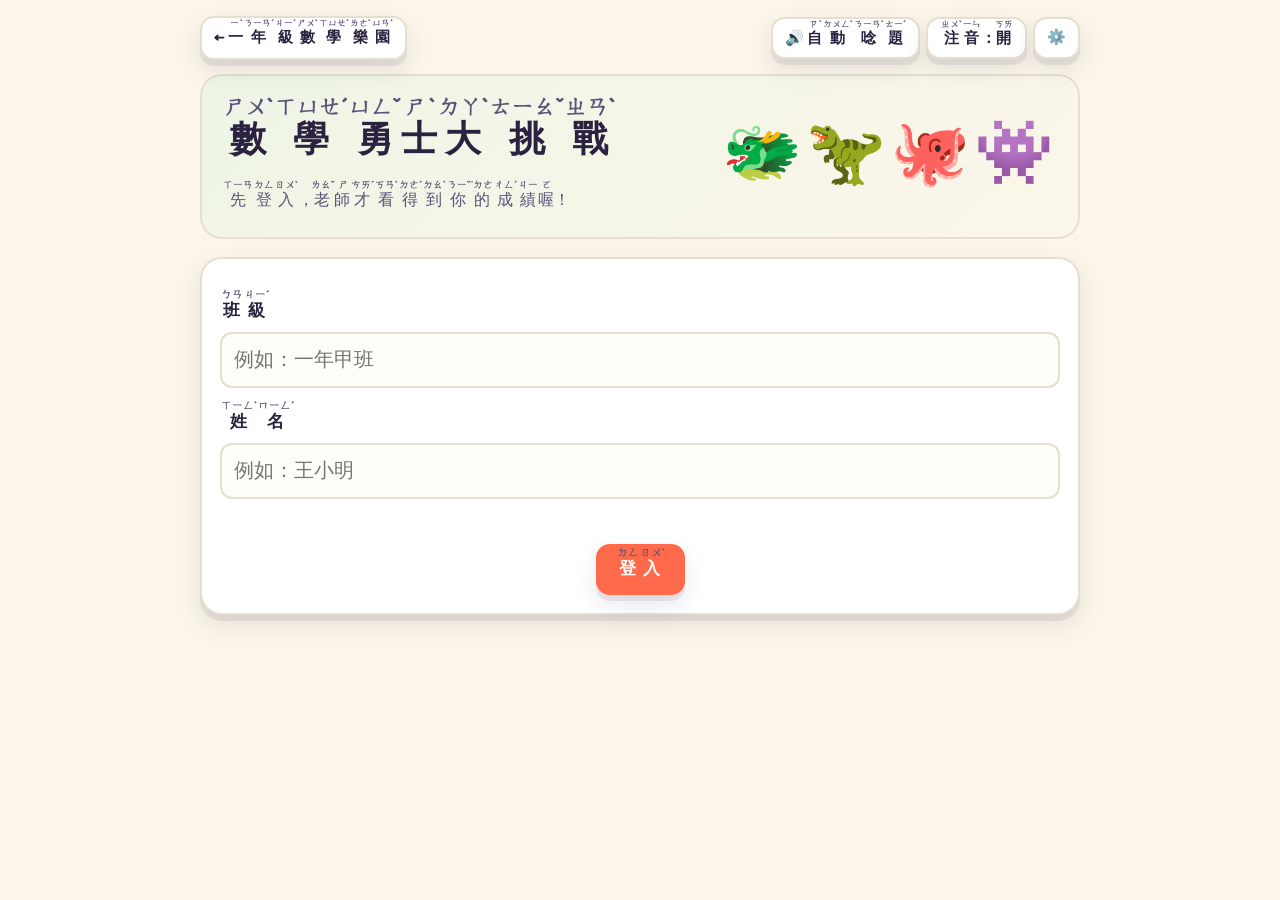
<file: grade1/diagnostic.html>
<!doctype html>
<html lang="zh-Hant">
<head>
<meta charset="utf-8">
<meta name="viewport" content="width=device-width, initial-scale=1">
<title>數學勇士大挑戰</title>
<link rel="preconnect" href="https://fonts.googleapis.com">
<link href="https://fonts.googleapis.com/css2?family=Baloo+2:wght@600;700;800&display=swap" rel="stylesheet">
<link rel="stylesheet" href="../shared/diagnostic.css">
</head>
<body>
<div id="app"></div>
<noscript>這個遊戲需要開啟 JavaScript。</noscript>
<script src="../shared/diagnostic.js"></script>
<script>
/* 數學勇士大挑戰（一年級）：題庫
 * 題型參考 109–114 年一年級數學篩選測驗與〈學扶題對照表〉，依基本學習內容代碼出「仿題」，
 * 數字每次隨機產生，每個錯誤選項都標註它代表的常見迷思。遊戲引擎在 ../shared/diagnostic.js。 */
(function(){
  "use strict";
  var D=window.DX, az=D.az, rnd=D.rnd, ri=D.ri, pick=D.pick, shuffle=D.shuffle, sample=D.sample, rep=D.rep, mk=D.mk,
      cnNum=D.cnNum, mc=D.mc, Q=D.Q, emo=D.emo, grp=D.grp, MONTH_DAYS=D.MONTH_DAYS,
      svgBeads=D.svgBeads, svgSticks=D.svgSticks, svgEggs=D.svgEggs, svgCoins=D.svgCoins, svgClock=D.svgClock,
      svgClockRaw=D.svgClockRaw, svgCal=D.svgCal, svgPencil=D.svgPencil, svgClipRibbons=D.svgClipRibbons,
      svgRibbons=D.svgRibbons, svgRoute=D.svgRoute, svgCubes=D.svgCubes, svgShape=D.svgShape;

  /* ---------- NC-1-1-1 100以內數的命名及說、讀、聽、寫、做 ---------- */
  function g111_beads(){
    var k=ri(3,8), m=ri(1,9), c=10*k+m;
    return Q('一串珠子有10顆。數數看，下面一共有幾顆珠子？', {vis:svgBeads(k,m), choices:mc(c+'顆',[
      [(k+m)+'顆','把一串當成1顆，還沒建立「1個十＝10個一」'],[(10*m+k)+'顆','十位和個位顛倒'],
      [(10*k)+'顆','漏數了單顆的珠子'],[(c+10)+'顆','多數了一串']])});
  }
  function g111_seq(){
    if(rnd()<0.5){ var t=ri(3,8), s=10*t+3;
      return Q(s+' → '+(s-1)+' → '+(s-2)+' → '+(s-3)+' → （　）\n照順序填填看，（　）裡是多少？', {num:10*t-1, errs:mk([
        [10*t+9,'往下數跨過整十時，十位沒有退1（例如'+(10*t)+'後面寫'+(10*t+9)+'）'],[10*(t-1),'往下數跨過整十時數錯'],[10*t+1,'沒看出數字是一個一個變小']])});
    }
    var o=ri(1,9), a=ri(0,2), seq=[a*10+o, a*10+10+o, a*10+20+o], ans=a*10+30+o;
    return Q(seq.join(' → ')+' → （　） → '+(ans+10)+'\n照順序填填看，（　）裡是多少？', {num:ans, errs:mk([
      [seq[2]+1,'沒看出是10個10個數，只加了1'],[ans+10,'跳過了一個數'],[a*10+30,'10個一數時，個位數字跟著改變了']])});
  }
  function g111_write(){
    var t=ri(2,9), o=ri(1,9), n=10*t+o;
    return Q('「'+cnNum(n)+'」寫成數字是多少？', {choices:mc(n,[
      [String(t)+'0'+o,'依照讀音逐字寫（「'+cnNum(n)+'」寫成'+t+'0'+o+'）'],[10*o+t,'十位和個位顛倒'],[10*t,'漏寫了個位'],[t+o,'把十位和個位的數字相加']])});
  }
  function g111_eggs(){
    var b=ri(4,8), l=ri(1,9), take=ri(2,3), c=(b-take)*10+l, tot=b*10+l;
    return Q('一盒雞蛋有10顆。從下面的雞蛋拿走'+(take*10)+'顆後，還剩下幾顆雞蛋？', {vis:svgEggs(b,l), choices:mc(c+'顆',[
      [(tot-take)+'顆','把拿走'+(take*10)+'顆看成拿走'+take+'顆，「十」和「一」的單位混淆'],[tot+'顆','只數出全部的雞蛋，沒有拿走'],
      [(c+10)+'顆','少拿走了一盒'],[(b-take+l)+'顆','把一盒當成1顆來算']])});
  }

  /* ---------- NC-1-1-2 個位、十位，位值換算 ---------- */
  function g112_digit(){
    var tens=rnd()<0.6, d=ri(2,9), o, o2;
    do{ o=ri(1,9); }while(o===d);
    do{ o2=ri(1,9); }while(o2===d||o2===o);
    if(tens) return Q('下面哪個數的十位數字是'+d+'？', {choices:mc(10*d+o,[
      [10*o+d,'分不清個位和十位'],[10*o2+d,'分不清個位和十位'],[d,'以為'+d+'的十位數字就是'+d+'（還不清楚一位數沒有十位）']])});
    return Q('下面哪個數的個位數字是'+d+'？', {choices:mc(10*o+d,[
      [10*d+o,'分不清個位和十位'],[10*d+o2,'分不清個位和十位'],[10*d,'分不清個位和十位']])});
  }
  function g112_pack(){
    var a=ri(3,9), b=ri(1,9), c=10*a+b;
    var p=pick([['一包貼紙有10張','包','張','貼紙'],['一盒蠟筆有10枝','盒','枝','蠟筆'],['一袋糖果有10顆','袋','顆','糖果']]);
    return Q(p[0]+'。'+a+p[1]+'又'+b+p[2]+'，一共是多少'+p[2]+p[3]+'？', {choices:mc(c+p[2],[
      [(a+b)+p[2],'把'+p[1]+'數和'+p[2]+'數直接相加，沒有把1'+p[1]+'換成10'+p[2]],[(10*b+a)+p[2],'十位和個位顛倒'],
      [(a*100+b)+p[2],'依照讀音寫成三位數'],[(10*a)+p[2],'漏掉了單獨的'+b+p[2]]])});
  }
  function g112_regroup(){
    var a=ri(2,6), b=ri(10,15), c=10*a+b;
    return Q(a+'個十和'+b+'個一合起來是多少？', {choices:mc(c,[
      [a+b,'把「十」和「一」的個數直接相加'],[String(a)+String(b),'把兩個數字直接並排寫'],
      [c-10,'沒有把'+b+'個一換成1個十和'+(b-10)+'個一'],[c+10,'換算時多算了1個十']])});
  }
  function g112_decomp(){
    var t=ri(2,9), o; do{ o=ri(1,9); }while(o===t);
    var n=10*t+o;
    return Q(n+'是幾個十和幾個一？', {long:true, choices:mc(t+'個十和'+o+'個一',[
      [o+'個十和'+t+'個一','十位和個位顛倒'],[(10*t)+'個十和'+o+'個一','把十位的值'+(10*t)+'當成十的個數'],[t+'個十和'+(10*o)+'個一','位值概念不清楚']])});
  }
  function g112_bundle(){
    var n=ri(23,79); if(n%10===0) n++;
    var t=Math.floor(n/10), o=n%10;
    return Q('10朵花綁成1束。'+n+'朵花可以綁成幾束又幾朵？', {long:true, choices:mc(t+'束又'+o+'朵',[
      [o+'束又'+t+'朵','十位和個位顛倒'],[(t+1)+'束又'+o+'朵','換算時多算了1束'],['1束又'+o+'朵','不知道'+t+'個十就是'+t+'束']])});
  }

  /* ---------- NC-1-1-3 比大小 ---------- */
  function g113_max(){
    if(rnd()<0.6){ var t=ri(5,9), o=ri(0,3), c=10*t+o;
      return Q('下面哪一個數最大？', {choices:mc(c,[
        [10*(t-1)+9,'沒有先比十位，只看個位數字'],[o>0?10*o+t:10*(t-2)+ri(5,8), o>0?'把十位和個位看反了':'沒有先比十位'],
        [10*(t-2)+ri(4,8),'沒有先比十位'],[10*(t-3)+ri(5,9),'沒有先比十位']])});
    }
    var t2=ri(1,4), o2=ri(6,9), c2=10*t2+o2;
    return Q('下面哪一個數最小？', {choices:mc(c2,[
      [10*(t2+1)+ri(0,2),'沒有先比十位，只看個位數字'],[10*o2+t2,'把十位和個位看反了'],
      [10*(t2+2)+ri(0,9),'沒有先比十位'],[10*(t2+3)+ri(0,9),'沒有先比十位']])});
  }
  function g113_sticks(){
    var b1=ri(3,5), l1=ri(0,3), b2=b1-1, l2=ri(6,9), leftMore=rnd()<0.5;
    var A=leftMore?[b1,l1]:[b2,l2], B=leftMore?[b2,l2]:[b1,l1];
    return Q('10根吸管綁成一捆。甲、乙哪一邊的吸管比較多？', {
      vis:'<div class="pair"><div><b>'+az('甲')+'</b>'+svgSticks(A[0],A[1])+'</div><div><b>'+az('乙')+'</b>'+svgSticks(B[0],B[1])+'</div></div>',
      choices:mc(leftMore?'甲':'乙',[[leftMore?'乙':'甲','被零散的根數吸引，沒有把一捆看成10根'],['一樣多','還不會比較兩堆數量的多少']])});
  }

  /* ---------- NC-1-1-4 序數 ---------- */
  var SHAPES=[['⭐','星星'],['❤️','愛心'],['🌙','月亮'],['🍀','幸運草'],['🔺','三角形'],['🟦','方塊'],['⚪','圓形'],['🍎','蘋果']];
  function g114_row(){
    var row=shuffle(SHAPES), fromRight=rnd()<0.6, n=ri(3,6), iR=row.length-n, iL=n-1;
    var c=fromRight?row[iR]:row[iL], wd=fromRight?row[iL]:row[iR], nb1=fromRight?row[iR-1]:row[iL+1], nb2=fromRight?row[iR+1]:row[iL-1];
    function o(s){ return {t:s[1], h:emo(s[0])}; }
    return Q('從'+(fromRight?'右':'左')+'邊開始數，第'+n+'個是什麼？', {
      vis:'<div class="rowline"><span class="lr">'+az('左')+'</span>'+row.map(function(s){ return emo(s[0]); }).join('')+'<span class="lr">'+az('右')+'</span></div>',
      choices:mc(o(c),[[o(wd),'數的方向錯了（沒有從'+(fromRight?'右':'左')+'邊開始數）'],[o(nb1),'數的時候多數或少數了一個'],[o(nb2),'數的時候多數或少數了一個']])});
  }
  function g114_boys(){
    var pos; do{ pos=sample([1,2,3,4,5,6,7],3).sort(function(a,b){ return a-b; }); }while(pos[2]<4);
    return Q('有10個人排隊，第'+pos[0]+'個、第'+pos[1]+'個和第'+pos[2]+'個是男生，其他都是女生。有幾個男生？', {choices:mc('3個',[
      [pos[2]+'個','把「第'+pos[2]+'個」當成「'+pos[2]+'個」'],[(pos[0]+pos[1]+pos[2])+'個','把排第幾個的數字相加'],['7個','算成了女生的人數']],
      {base:3,unit:'個',err:'序數和數量混淆'})});
  }
  function g114_between(){
    var nm=pick([['清清','芳芳'],['小葵','小新'],['阿明','小美']]), p=ri(1,4), q=p+ri(3,6), c=q-p-1;
    return Q('排隊時，'+nm[0]+'排在第'+q+'個，'+nm[1]+'排在第'+p+'個。兩個人中間有幾個人？', {choices:mc(c+'個',[
      [(q-p)+'個','直接相減，多算了1個人'],[(q-p+1)+'個','把兩個人自己也算進去了'],[q+'個','只看了排在後面的人是第幾個']],{base:c,unit:'個'})});
  }
  function g114_front(){
    var n=ri(12,48);
    return Q('媽媽排隊買票，她排在第'+n+'個。她的前面有幾個人？', {num:n-1, unit:'個', errs:mk([
      [n,'把「第'+n+'個」當成前面有'+n+'個人'],[n+1,'序數和數量的關係不清楚']])});
  }

  /* ---------- NC-1-1-5 2個一數、5個一數、10個一數 ---------- */
  function g115_groups(){
    var t=pick([['🍰',2,'一個盤子放了2塊蛋糕','塊','蛋糕','盤'],['🍎',5,'一袋蘋果有5顆','顆','蘋果','袋'],['🍓',2,'一盤草莓有2顆','顆','草莓','盤'],['🎈',5,'一束氣球有5顆','顆','氣球','束']]);
    var n=t[1]===2?ri(5,9):ri(4,7), c=n*t[1], v='<div class="groups">';
    for(var i=0;i<n;i++) v+=grp(t[0],t[1]);
    return Q(t[2]+'。數數看，下面一共有幾'+t[3]+t[4]+'？', {vis:v+'</div>', choices:mc(c+t[3],[
      [n+t[3],'只數了有幾'+t[5]+'，沒有'+t[1]+'個一數'],[(c-t[1])+t[3],t[1]+'個一數時漏數了一'+t[5]],
      [(c+t[1])+t[3],t[1]+'個一數時多數了一'+t[5]],[(n+t[1])+t[3],'把'+t[5]+'數和每'+t[5]+'的數量相加']])});
  }
  function g115_seq(){
    var step=pick([2,5,10]), start=step===10?ri(1,9):step, k=ri(0,2), arr=[];
    for(var i=0;i<5;i++) arr.push(start+step*(i+k));
    var ans=arr[3], shown=arr.map(function(v,i){ return i===3?'（　）':v; }).join('、');
    return Q(step+'個一數，填填看：'+shown, {num:ans, errs:mk([
      [arr[2]+1,'沒有'+step+'個一數，只加了1'],[ans+step,'跳過了一個數'],[ans-step,'數字重複或往回數了']])});
  }

  /* ---------- NC-1-2-1 加減的意義與算式 ---------- */
  function g121_parts(){
    var a=ri(5,9), b=ri(3,9); if(a===b) b=a-2;
    var c=a+b;
    return Q('下面哪一個算式的被加數是'+a+'，加數是'+b+'，和是'+c+'？', {choices:mc(a+' + '+b+' = '+c,[
      [b+' + '+a+' = '+c,'分不清被加數和加數的位置'],[c+' − '+b+' = '+a,'不了解加法算式各部分的名稱'],[c+' − '+a+' = '+b,'不了解加法算式各部分的名稱']])});
  }
  function g121_story(){
    if(rnd()<0.5){
      var a=ri(4,8), b=ri(2,Math.min(5,a-1)), s=a+b, an=pick([['🐦','樹上有','隻小鳥，又飛來','隻'],['🐟','魚缸裡有','條魚，又放進','條']]);
      return Q(an[1]+a+an[2]+b+an[3]+'。哪一個算式可以記錄這件事？', {
        vis:'<div class="groups">'+grp(an[0],a)+'<span class="plus">＋</span>'+grp(an[0],b)+'</div>',
        choices:mc(a+' + '+b+' = '+s,[[a+' − '+b+' = '+(a-b),'把「又來了」想成減法'],[s+' − '+b+' = '+a,'算式和事情發生的順序不相符'],[a+' + '+a+' = '+(2*a),'算式中的數字和題目不相符']])});
    }
    var x=ri(8,15), y=ri(3,7), d=x-y;
    return Q('盤子裡有'+x+'顆糖果，吃掉'+y+'顆。哪一個算式可以記錄這件事？', {vis:'<div class="groups">'+grp('🍬',x)+'</div>',
      choices:mc(x+' − '+y+' = '+d,[[x+' + '+y+' = '+(x+y),'把「吃掉」想成加法'],[y+' + '+d+' = '+x,'算式和事情發生的順序不相符'],[(x+y)+' − '+y+' = '+x,'算式中的數字和題目不相符']])});
  }
  function g121_sum(){
    var a=ri(5,9), b=ri(3,8); if(a===b) b--;
    var c=a+b, w=pick(['和','被加數','加數']), ans=w==='和'?c:w==='被加數'?a:b;
    return Q('在「'+a+' + '+b+' = '+c+'」這個算式裡，'+w+'是多少？', {choices:mc(ans,[
      [a,'不認識加法算式中「'+w+'」的意思'],[b,'不認識加法算式中「'+w+'」的意思'],[c,'不認識加法算式中「'+w+'」的意思']])});
  }

  /* ---------- NC-1-2-2 加減解題 ---------- */
  function g122_locker(){
    var o=ri(4,9), a=10*ri(2,3)+o, b=ri(Math.max(10-o,2),9), c=a+b;
    return Q('班上有'+a+'位學生，每位學生分到一個置物櫃後，還多出'+b+'個置物櫃。班上一共有幾個置物櫃？', {choices:mc(c+'個',[
      [(a-b)+'個','看到「多出」卻用減法，題意理解錯誤'],[(c-10)+'個','加法進位時算錯'],[a+'個','只看了學生的人數'],[(c+10)+'個','加法進位時算錯']])});
  }
  function g122_seat(){
    if(rnd()<0.5){ var a=ri(5,9), b=ri(11,16);
      return Q('有'+a+'張椅子和'+b+'個小朋友，一個小朋友坐一張椅子。有幾個小朋友沒有椅子可以坐？', {num:b-a, unit:'個', errs:mk([
        [a+b,'誤用加法，題意理解錯誤'],[b-a+1,'減法計算錯誤'],[b-a-1,'減法計算錯誤'],[b,'沒有把有椅子坐的人去掉']])});
    }
    var k=ri(4,8), r=ri(11,17);
    return Q('有'+k+'個小朋友和'+r+'條跳繩，一個小朋友拿走1條跳繩。還剩下幾條跳繩？', {num:r-k, unit:'條', errs:mk([
      [r+k,'誤用加法，題意理解錯誤'],[r-k+1,'減法計算錯誤'],[r-k-1,'減法計算錯誤'],[r-1,'以為只拿走了1條']])});
  }
  function g122_compare(){
    var big=ri(12,19), small=ri(5,9), d=big-small, p=pick([['哥哥','弟弟'],['姐姐','妹妹']]), more=rnd()<0.5;
    var q=p[0]+'有'+big+'元，'+p[1]+'有'+small+'元。'+(more?p[0]+'比'+p[1]+'多幾元？':p[1]+'比'+p[0]+'少幾元？');
    return Q(q, {choices:mc(d+'元',[
      [(big+small)+'元', more?'看到「多」就用加法，比較型問題理解錯誤':'用加法解比較型問題'],[big+'元','只看了其中一個人的錢'],[(d+10)+'元','退位計算錯誤']])});
  }
  function g122_more(){
    var a=ri(6,9), d=ri(2,4);
    return Q('甲盤有'+a+'顆蘋果，甲盤比乙盤多'+d+'顆。也可以說，乙盤比甲盤少幾顆？', {
      vis:'<div class="groups"><b>'+az('甲盤')+'</b>'+grp('🍎',a)+'</div>', choices:mc(d+'顆',[
      [(a-d)+'顆','算成乙盤的數量，不了解「多幾個」和「少幾個」是同一個差'],[(a+d)+'顆','用加法，不了解「多幾個」和「少幾個」是同一個差'],[a+'顆','只看了甲盤的數量']])});
  }
  function g122_take(){
    var t=ri(2,6), o=ri(1,5), a=10*t+o, b=ri(o+1,9), c=a-b;
    return Q('哥哥有'+a+'顆巧克力，送給同學'+b+'顆。哥哥還剩下幾顆巧克力？', {choices:mc(c+'顆',[
      [(a+b)+'顆','看到「送給」卻用加法'],[(10*t+(b-o))+'顆','個位不夠減時，用大數減小數（'+o+'−'+b+'算成'+b+'−'+o+'）'],
      [(c+10)+'顆','退位時十位沒有減1'],[(c-10)+'顆','退位後計算錯誤']])});
  }

  /* ---------- NC-1-3-1 基本加減 ---------- */
  function g131_add(){
    var a=ri(4,9), b=ri(Math.max(11-a,2),9), c=a+b;
    return Q('算算看：'+a+' + '+b+' = （　）', {num:c, errs:mk([
      [c-10,'進位時漏了十，只寫了個位'],[c-1,'可能用扳手指數數，少數了1'],[c+1,'可能用扳手指數數，多數了1']])});
  }
  function g131_sub(){
    if(rnd()<0.6){ var x=ri(1,7), b=ri(x+2,9), a=10+x, c=a-b;
      return Q('算算看：'+a+' − '+b+' = （　）', {num:c, errs:mk([
        [10+(b-x),'個位不夠減時，用大數減小數（'+x+'−'+b+'算成'+b+'−'+x+'）'],[c-1,'可能用扳手指數數，少數了1'],[c+1,'可能用扳手指數數，多數了1'],[a+b,'把減法算成加法']])});
    }
    var s=ri(6,9), st=ri(11,13), lines=[0,1,2].map(function(i){ return (st+i)+' − '+s+' = '+(st+i-s); }).join('、'), q=st+3, ans=q-s;
    return Q('找找規律，填填看：\n'+lines+'、'+q+' − '+s+' = （　）', {num:ans, errs:mk([
      [ans+1,'沒有看出規律'],[ans-1,'沒有看出規律'],[q+s,'把減法算成加法']])});
  }

  /* ---------- RC-1-2-1 加法交換律 ---------- */
  function gr121_swap(){
    var a=ri(21,38), b=ri(3,9), c=ri(11,19), d=ri(4,9);
    return Q('已經知道「'+c+' + '+d+'」和「'+d+' + '+c+'」一樣大。\n「'+a+' + '+b+'」和「'+b+' + （　）」一樣大。', {num:a, errs:mk([
      [a+b,'直接算出總和，還不了解加法交換律'],[a-b,'用減法找答案，還不了解加法交換律'],[b,'寫成同一個加數']])});
  }
  function gr121_jump(){
    var p=pick([['小新','小葵','跳繩','跳'],['哥哥','弟弟','拍球','拍']]), a=ri(11,18), b=ri(4,9);
    return Q(p[0]+'和'+p[1]+p[2]+p[3]+'了一樣多下。'+p[0]+'先'+p[3]+a+'下，再'+p[3]+b+'下。'+p[1]+'先'+p[3]+b+'下，再'+p[3]+'（　）下。', {num:a, unit:'下', errs:mk([
      [a+b,'直接把兩個數相加，還不了解加法交換律'],[a-b,'用減法找答案，還不了解加法交換律']])});
  }

  /* ---------- NC-1-4-1 錢幣 ---------- */
  function g141_coins(){
    var list=[], i, t=ri(1,4), f=ri(0,1), o=ri(1,4);
    if(rnd()<0.3) list.push(50);
    for(i=0;i<t;i++) list.push(10);
    for(i=0;i<f;i++) list.push(5);
    for(i=0;i<o;i++) list.push(1);
    var sum=list.reduce(function(s,v){ return s+v; },0);
    return Q('數數看，下面一共有多少元？', {vis:svgCoins(list), choices:mc(sum+'元',[
      [list.length+'元','只數了錢幣的個數，沒有看面額'],[(sum-5)+'元','數錢時面額相加錯誤'],[(sum+5)+'元','數錢時面額相加錯誤'],[(sum+10)+'元','數錢時面額相加錯誤']])});
  }
  function g141_left(){
    var a=ri(6,9), b=ri(5,9), c=ri(2,a-2), d=ri(1,b-1);
    return Q('爸爸原來有'+a+'個10元和'+b+'個1元，用掉'+c+'個10元和'+d+'個1元後，還剩下多少？', {long:true, choices:mc((a-c)+'個10元和'+(b-d)+'個1元',[
      [c+'個10元和'+d+'個1元','把用掉的錢當成剩下的錢'],[(a+c)+'個10元和'+(b+d)+'個1元','誤用加法，題意理解錯誤'],[(a-c)+'個10元和'+(b+d)+'個1元','1元的部分誤用加法']])});
  }

  /* ---------- NC-1-6-1 常用時間用語 ---------- */
  function g161_when(){
    var s=pick([['天黑了，小鳥飛回鳥窩裡','晚上7點',['上午7點','中午12點']],['天亮了，小明起床準備上學','上午7點',['晚上7點','下午4點']],
      ['上完上午的課，全班一起吃午餐','中午12點',['上午7點','晚上6點']],['全家一起看國慶煙火','晚上8點',['上午8點','中午12點']],
      ['放學了，小美回到家','下午4點',['上午4點','晚上10點']]]);
    return Q(s[0]+'，最有可能是什麼時刻？', {choices:mc(s[1], s[2].map(function(w){ return [w,'「上午、中午、下午、晚上」的時間用語還不清楚']; }))});
  }
  function g161_order(){
    var acts=shuffle([['上午','到學校上課'],['中午','在教室吃午餐'],['下午','回家寫功課']]), lab=['ㄅ','ㄆ','ㄇ'];
    var lines=acts.map(function(x,i){ return lab[i]+'. 今天'+x[0]+'，安安'+x[1]+'。'; }).join('\n');
    var ord=['上午','中午','下午'].map(function(t){ for(var i=0;i<3;i++) if(acts[i][0]===t) return lab[i]; });
    var e='「上午、中午、下午」的先後順序不清楚';
    return Q(lines+'\n請選出安安從早到晚的順序。', {choices:mc(ord.join(' → '),[
      [[ord[2],ord[1],ord[0]].join(' → '),e],[[ord[1],ord[0],ord[2]].join(' → '),e],[[ord[0],ord[2],ord[1]].join(' → '),e],[lab.join(' → '),e]])});
  }
  function g161_day(){
    var W=['一','二','三','四','五','六','日'], i=ri(0,5), tm=rnd()<0.5, ansI=tm?i+1:(i+6)%7, oppI=tm?(i+6)%7:i+1;
    return Q('今天是星期'+W[i]+'，'+(tm?'明天':'昨天')+'是星期幾？', {choices:mc('星期'+W[ansI],[
      ['星期'+W[oppI],'「昨天、明天」的意思弄反了'],['星期'+W[i],'不了解「'+(tm?'明天':'昨天')+'」的意思'],['星期'+W[(i+2)%7],'星期的順序還不熟']])});
  }

  /* ---------- NC-1-6-2 查閱日曆、月曆 ---------- */
  var WK=['日','一','二','三','四','五','六'];
  function g162_dow(){
    var month=ri(1,12), days=MONTH_DAYS[month-1], start=ri(0,6), d=ri(8,days-3), dow=(start+d-1)%7;
    return Q('看月曆：'+month+'月'+d+'日是星期幾？', {vis:svgCal(month,days,start), choices:mc('星期'+WK[dow],[
      ['星期'+WK[(dow+1)%7],'看錯欄位（看成右邊一格）'],['星期'+WK[(dow+6)%7],'看錯欄位（看成左邊一格）'],['星期'+WK[(dow+2)%7],'還不會在月曆上找星期']])});
  }
  function g162_count(){
    var month=ri(1,12), days=MONTH_DAYS[month-1], start=ri(0,6), target=pick([0,3,6]), cnt=0;
    for(var d=1; d<=days; d++) if((start+d-1)%7===target) cnt++;
    return Q('看月曆：'+month+'月有幾個星期'+WK[target]+'？', {vis:svgCal(month,days,start), num:cnt, unit:'個', errs:mk([
      [cnt-1,'數的時候漏數了一個'],[cnt+1,'數的時候多數了一個'],[7,'把「一星期有7天」當成答案']])});
  }

  /* ---------- NC-1-6-3 鐘面整點、半點 ---------- */
  function clockOpt(h,m,label){ return {t:label||(m?h+'點半':h+'點'), h:svgClock(h,m,120)}; }
  function g163_read(){
    var h=ri(1,12), h1=h%12+1;
    if(rnd()<0.6){ var w=[[h1+'點半','半點時短針在兩個數中間，讀成了後面的數'],[h+'點','沒有看長針，把半點讀成整點']];
      if(h!==6) w.push(['6點','長針和短針弄混了（把長針指的6讀成6點）']);
      return Q('鐘面上是什麼時刻？', {vis:svgClock(h,30), choices:mc(h+'點半',w)});
    }
    var w2=[[h+'點半','整點和半點分不清楚'],[h1+'點','短針指的數讀錯了']];
    if(h!==12) w2.push(['12點','長針和短針弄混了（把長針指的12讀成12點）']);
    return Q('鐘面上是什麼時刻？', {vis:svgClock(h,0), choices:mc(h+'點',w2)});
  }
  function g163_later(){
    var h=ri(1,10);
    return Q('現在的時刻如下圖。長針走一圈後，是幾點？', {vis:svgClock(h,0), choices:mc((h+1)+'點',[
      [h+'點','不知道長針走一圈是過了1小時'],[h+'點半','把長針走一圈當成半小時'],[(h+2)+'點','以為長針走一圈是過了2小時']])});
  }
  function g163_pick(){
    var h=ri(1,11);
    if(rnd()<0.7) return Q('哪一個鐘面是'+h+'點半？', {pics:true, choices:mc(clockOpt(h,30),[
      [clockOpt(h%12+1,30),'半點時短針的位置判斷錯誤'],[clockOpt(h,0),'長針指著12是整點，不是半點'],
      [{t:'長短針相反的鐘面', h:svgClockRaw(180, h*30, 120)},'長針和短針弄混了']])});
    return Q('哪一個鐘面是'+h+'點？', {pics:true, choices:mc(clockOpt(h,0),[
      [clockOpt(h,30),'整點和半點分不清楚'],[{t:'長短針相反的鐘面', h:svgClockRaw(0, h*30, 120)},'長針和短針弄混了'],[clockOpt(h%12+1,0),'短針指的數讀錯了']])});
  }

  /* ---------- SC-1-1-1 直接比較長短 ---------- */
  function gs111_ribbon(){
    var L1=ri(210,230), L2=L1-ri(35,50), L3=L2-ri(35,50);
    var specs=shuffle([{len:L1,start:0,k:'long'},{len:L2,start:L1-L2+ri(30,45),k:'mid'},{len:L3,start:ri(10,40),k:'short'}]);
    var labs=['甲','乙','丙'], ans, mid, sh;
    specs.forEach(function(s,i){ s.lab=labs[i]; if(s.k==='long') ans=s.lab; else if(s.k==='mid') mid=s.lab; else sh=s.lab; });
    return Q('甲、乙、丙三條緞帶，哪一條最長？', {vis:svgRibbons(specs), choices:mc(ans,[
      [mid,'只看右邊的尾端，沒有注意起點不一樣'],[sh,'長短比較錯誤'],['一樣長','還不會直接比較長短']])});
  }
  function gs111_route(){
    var l=shuffle(['甲','乙','丙']), lab={straight:l[0], curve:l[1], zig:l[2]};
    return Q('從家走到學校，哪一條路最短？', {vis:svgRoute(lab), choices:mc(lab.straight,[
      [lab.curve,'以為彎曲的路比較短，還不了解兩點之間直線最短'],[lab.zig,'以為彎曲的路比較短，還不了解兩點之間直線最短']])});
  }
  function gs111_trans(){
    var n=pick([['小明','小英','大雄'],['方方','婷婷','元元'],['小葵','小新','阿明']]);
    return Q(n[0]+'比'+n[1]+'高，'+n[2]+'比'+n[0]+'高。三個人中，誰最高？', {choices:mc(n[2],[
      [n[0],'只看了第一句話，還不會推理三個人的高矮'],[n[1],'高矮關係判斷錯誤'],['一樣高','還不會比較高矮']])});
  }

  /* ---------- SC-1-1-2 間接比較、個別單位 ---------- */
  function gs112_units(){
    var n=ri(6,11), N=n+ri(2,3);
    return Q('鉛筆和幾個 □ 接起來一樣長？', {vis:svgPencil(n,N), num:n, unit:'個', errs:mk([
      [n+1,'數格線而不是數格子（多數了1）'],[n-1,'少數了1格'],[N,'數了全部的格子，沒有看鉛筆的頭和尾']])});
  }
  function gs112_clip(){
    var a=ri(6,9), b=ri(3,a-2), d=a-b;
    return Q('甲緞帶和乙緞帶都用迴紋針來量。甲緞帶比乙緞帶長幾個迴紋針？', {vis:svgClipRibbons(a,b), choices:mc(d+'個',[
      [(a+b)+'個','把兩條緞帶的長度相加'],[a+'個','只看了甲緞帶的長度'],[b+'個','只看了乙緞帶的長度']],{base:d,unit:'個'})});
  }
  function gs112_unitsize(){
    var n=ri(4,7), sm=pick([['迴紋針','個'],['橡皮擦','個']]), aBig=rnd()<0.5;
    var A=aBig?['鉛筆','枝']:sm, B=aBig?sm:['鉛筆','枝'];
    return Q('甲緞帶用'+A[0]+'來量，是'+n+A[1]+A[0]+'長；乙緞帶用'+B[0]+'來量，是'+n+B[1]+B[0]+'長。哪一條緞帶比較長？', {choices:mc(aBig?'甲':'乙',[
      ['一樣長','只比較數字，沒有注意到測量的東西大小不同'],[aBig?'乙':'甲','只比較數字，沒有注意到測量的東西大小不同']])});
  }
  function gs112_join(){
    var a=ri(4,7), b=ri(3,6);
    return Q('鉛筆和'+a+'塊橡皮擦接起來一樣長，色筆和'+b+'塊橡皮擦接起來一樣長。鉛筆和色筆接起來，和幾塊橡皮擦一樣長？', {num:a+b, unit:'塊', errs:mk([
      [Math.abs(a-b),'用減法，題意理解錯誤'],[a,'只看了鉛筆的長度'],[b,'只看了色筆的長度']])});
  }

  /* ---------- SC-1-2-1 拼貼與堆疊 ---------- */
  function gs121_cubes(){
    var hs, s;
    do{ hs=[]; var cols=ri(3,5); for(var i=0;i<cols;i++) hs.push(ri(1,3)); s=hs.reduce(function(x,y){ return x+y; },0); }while(s<5||s>11||Math.max.apply(null,hs)<2);
    return Q('下面的形體，是用幾個積木疊成的？', {vis:svgCubes(hs), choices:mc(s+'個',[
      [(s-1)+'個','數的時候漏數了一個'],[(s+1)+'個','數的時候重複數了一個'],[hs.length+'個','只數了最下面一層']],{base:s,unit:'個'})});
  }
  function gs121_tri(){
    return Q('下面哪一個圖形，是用2塊一樣的三角形板拼成的？', {vis:svgShape('tri'), pics:true, choices:mc({t:'正方形（2塊三角形）',h:svgShape('sq1')},[
      [{t:'正方形（4塊三角形）',h:svgShape('sq4')},'沒有數清楚用了幾塊圖形板'],[{t:'正方形（2塊長方形）',h:svgShape('rect2')},'沒有注意圖形板的形狀'],
      [{t:'圓形',h:svgShape('circle')},'對平面圖形的拼組還不熟悉']])});
  }

  /* ---------- DC-1-1-1 分類 ---------- */
  var CATS={'動物':['🐶','🐱','🐰','🐟','🐦','🐷'],'水果':['🍎','🍌','🍇','🍓','🍉','🍊'],'交通工具':['🚗','🚌','🚲','🚂','🚢','🚁']};
  function gd_odd(){
    var keys=Object.keys(CATS), main=pick(keys), oth=pick(keys.filter(function(k){ return k!==main; }));
    var three=sample(CATS[main],3), odd=pick(CATS[oth]);
    return Q('下面哪一個和其他三個不是同一類？', {choices:mc({t:odd+'（'+oth+'）',h:emo(odd)}, three.map(function(e){ return [{t:e+'（'+main+'）',h:emo(e)},'分類的標準還不清楚']; }))});
  }
  function gd_count(){
    var a=ri(3,6), b=ri(2,5), oth=pick(['水果','交通工具']);
    if(b===a) b=a-1;
    var set=shuffle(sample(CATS['動物'],a).concat(sample(CATS[oth],b)));
    return Q('下面有動物，也有其他東西。數數看，動物有幾隻？', {vis:'<div class="rowline">'+set.map(emo).join('')+'</div>', num:a, unit:'隻', errs:mk([
      [a+b,'沒有先分類，全部都數了'],[b,'數成了不是動物的東西']])});
  }

  var GEN={
    'NC-1-1-1':[g111_beads,g111_seq,g111_write,g111_eggs],
    'NC-1-1-2':[g112_digit,g112_pack,g112_regroup,g112_decomp,g112_bundle],
    'NC-1-1-3':[g113_max,g113_sticks],
    'NC-1-1-4':[g114_row,g114_boys,g114_between,g114_front],
    'NC-1-1-5':[g115_groups,g115_seq],
    'NC-1-2-1':[g121_parts,g121_story,g121_sum],
    'NC-1-2-2':[g122_locker,g122_seat,g122_compare,g122_more,g122_take],
    'NC-1-3-1':[g131_add,g131_sub],
    'RC-1-2-1':[gr121_swap,gr121_jump],
    'NC-1-4-1':[g141_coins,g141_left],
    'NC-1-6-1':[g161_when,g161_order,g161_day],
    'NC-1-6-2':[g162_dow,g162_count],
    'NC-1-6-3':[g163_read,g163_later,g163_pick],
    'SC-1-1-1':[gs111_ribbon,gs111_route,gs111_trans],
    'SC-1-1-2':[gs112_units,gs112_clip,gs112_unitsize,gs112_join],
    'SC-1-2-1':[gs121_cubes,gs121_tri],
    'DC-1-1-1':[gd_odd,gd_count]
  };
  var AREAS=[
    {id:'num', name:'數字王國', boss:'🐲', bossName:'數字龍', codes:['NC-1-1-1','NC-1-1-2','NC-1-1-3','NC-1-1-4','NC-1-1-5']},
    {id:'calc', name:'加減火山', boss:'🦖', bossName:'火山恐龍', codes:['NC-1-2-1','NC-1-2-2','NC-1-3-1','RC-1-2-1']},
    {id:'shape', name:'量形森林', boss:'🐙', bossName:'森林章魚', codes:['SC-1-1-1','SC-1-1-2','SC-1-2-1','DC-1-1-1']},
    {id:'life', name:'時間城堡', boss:'👾', bossName:'時間怪獸', codes:['NC-1-6-1','NC-1-6-2','NC-1-6-3','NC-1-4-1']}
  ];
  // 完整診斷 26 題：全國錯誤率較高、或是核心的指標出 2 題，其餘 1 題。
  var PLAN_FULL={'NC-1-1-1':2,'NC-1-1-2':2,'NC-1-1-3':2,'NC-1-1-4':2,'NC-1-1-5':1,
    'NC-1-2-1':2,'NC-1-2-2':2,'NC-1-3-1':2,'RC-1-2-1':1,
    'SC-1-1-1':1,'SC-1-1-2':2,'SC-1-2-1':1,'DC-1-1-1':1,
    'NC-1-6-1':1,'NC-1-6-2':1,'NC-1-6-3':2,'NC-1-4-1':1};
  /*T*/
  /* ================= 指標說明（老師看的文字，不加注音） ================= */
  var CODES={
    'NC-1-1-1':{name:'100以內整數的命名及說、讀、聽、寫、做', hot:true, tip:'用花片、積木做「10個一數，圈成一堆」，連結「幾個十和幾個一」與數字寫法；聽寫時特別注意「四十七」不可寫成407。可搭配學扶教材 NC-1-1-1。'},
    'NC-1-1-2':{name:'認識「個位」及「十位」的位名，100以內位值單位的換算', hot:true, tip:'用積木條、花片做「10個一換成1個十」，搭配定位板說出「幾個十、幾個一」；加練「4個十和12個一」這類需要換算的題目。可搭配學扶教材 NC-1-1-2。'},
    'NC-1-1-3':{name:'100以內兩量的多少及兩數的大小', tip:'先比十位，十位一樣再比個位；用一捆一捆的吸管實際比較，避免被零散的數量吸引。可搭配學扶教材 NC-1-1-3。'},
    'NC-1-1-4':{name:'100以內序數的命名，並用序數描述位置及先後關係', hot:true, tip:'排隊實作：分辨「第4個」和「4個」；先確認「從左邊或右邊數」；畫圖找出兩人中間有幾個人。可搭配學扶教材 NC-1-1-4。'},
    'NC-1-1-5':{name:'2個一數、5個一數、10個一數', tip:'用盤子、手指、錢幣練習2個一數、5個一數的唱數與跳數，提醒要數「東西」而不是數「盤子」。可搭配學扶教材 NC-1-1-5。'},
    'NC-1-2-1':{name:'理解加法與減法的意義，並用加法或減法算式記錄合成或分解活動的結果', tip:'用圖卡演示「又來了」對應加法、「拿走、吃掉」對應減法，練習說出被加數、加數、和；算式與情境互相轉換。可搭配學扶教材 NC-1-2-1~2。'},
    'NC-1-2-2':{name:'用加法與減法，解決生活中的問題（和數或被減數小於100）', hot:true, tip:'避免只抓關鍵字（看到「多」就加）；用畫圖或花片排出情境，特別練習比較型（多幾個、少幾個）與「一人一個，剩下幾個」的題型。可搭配學扶教材 NC-1-2-1~2。'},
    'NC-1-3-1':{name:'熟練基本加減法', tip:'練習湊十法與10的合成分解，每天短時間練習，逐步脫離扳手指數數（可搭配「數感快手」）。可搭配學扶教材 NC-1-3-1。'},
    'RC-1-2-1':{name:'認識加法的交換律', tip:'把兩堆花片交換位置再合起來，觀察總數不變；練習「8+16 和 16+8 一樣大」的推理題。可併入加法單元教學。'},
    'NC-1-4-1':{name:'認識1元、5元、10元、50元、100元等錢幣，並能數錢、換錢、付錢、找錢', tip:'用仿真錢幣先把同面額分在一起，再10元10元、1元1元地數；用扮演商店練習付錢與找錢。可搭配學扶教材 NC-1-4-1。'},
    'NC-1-6-1':{name:'認識常用時間用語', hot:true, tip:'把一天的作息排成時間軸（起床、上學、午餐、放學、睡覺），標上「上午、中午、下午、晚上」；練習「昨天、今天、明天」。可搭配學扶教材 NC-1-6-1、3。'},
    'NC-1-6-2':{name:'查閱日曆、月曆和年曆', tip:'用班級月曆找日期、說出星期幾，練習在同一欄往下找。可搭配學扶教材 NC-1-6-2。'},
    'NC-1-6-3':{name:'認識鐘面上整點、半點的時刻', hot:true, tip:'用可以撥的鐘（可搭配「時鐘操作室」）分辨長短針；半點時短針在兩個數中間，讀比較小的數。可搭配學扶教材 NC-1-6-1、3。'},
    'SC-1-1-1':{name:'認識直線與曲線，進行長度的直接比較，並用「長、短、高、矮」描述比較的結果', tip:'直接比較前先對齊起點；比身高要站在同一個平面上；用繩子比較直線與彎曲路線的長短。可搭配學扶教材 SC-1-1-1。'},
    'SC-1-1-2':{name:'利用間接比較（含個別單位）比較兩物體的長短，並用實測結果做比較與加減計算', hot:true, tip:'用同樣的物品頭尾相接、不重疊也不留空隙地測量；強調要用相同的單位，數字才能比較。可搭配學扶教材 SC-1-1-2。'},
    'SC-1-2-1':{name:'描繪或複製簡單平面圖形，並將簡單形體作平面拼貼與立體堆疊', tip:'先實際用積木堆疊再數；用七巧板、圖形板拼出指定的圖形，培養圖形心像。可搭配學扶教材 SC-1-2-1。'},
    'DC-1-1-1':{name:'對生活中的事件或活動做初步的分類與記錄', tip:'用實物或圖卡依不同標準分類（種類、顏色、用途），並說出分類的理由。可搭配學扶教材 DC-1-1-1。'}
  };
  /*/T*/
  // 孩子看的短名稱（加注音）
  var KID_NAME={
    'NC-1-1-1':'數數和寫數字','NC-1-1-2':'個位和十位','NC-1-1-3':'比大小','NC-1-1-4':'第幾個',
    'NC-1-1-5':'幾個一數','NC-1-2-1':'加減算式','NC-1-2-2':'加減應用題','NC-1-3-1':'基本加減',
    'RC-1-2-1':'加法交換','NC-1-4-1':'認識錢幣','NC-1-6-1':'上午、中午、晚上','NC-1-6-2':'看月曆',
    'NC-1-6-3':'看時鐘','SC-1-1-1':'比長短','SC-1-1-2':'用格子量長度','SC-1-2-1':'拼拼疊疊','DC-1-1-1':'分類'
  };
  
  D.start({ grade:1, gradeLabel:'一年級', title:'數學勇士大挑戰', homeLabel:'一年級數學樂園', classExample:'一年甲班', maxDigits:3,
    areas:AREAS, gen:GEN, plan:PLAN_FULL, codes:CODES, kidNames:KID_NAME });
})();
</script>
</body>
</html>
</file>
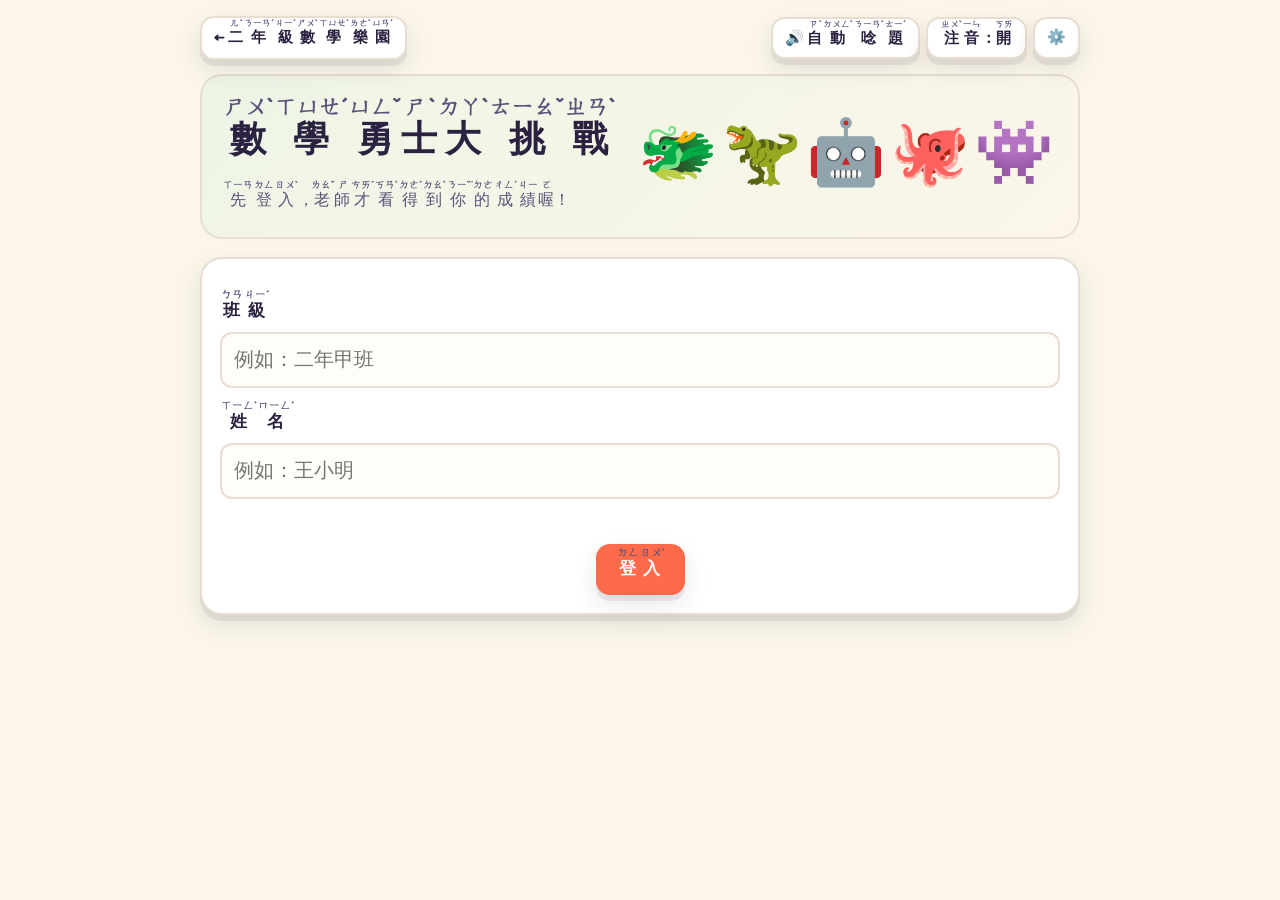
<file: grade2/diagnostic.html>
<!doctype html>
<html lang="zh-Hant">
<head>
<meta charset="utf-8">
<meta name="viewport" content="width=device-width, initial-scale=1">
<title>數學勇士大挑戰 二年級</title>
<link rel="preconnect" href="https://fonts.googleapis.com">
<link href="https://fonts.googleapis.com/css2?family=Baloo+2:wght@600;700;800&display=swap" rel="stylesheet">
<link rel="stylesheet" href="../shared/diagnostic.css">
</head>
<body>
<div id="app"></div>
<noscript>這個遊戲需要開啟 JavaScript。</noscript>
<script src="../shared/diagnostic.js"></script>
<script>
/* 數學勇士大挑戰（二年級）：題庫
 * 題型參考 110–114 年二年級數學篩選測驗、〈學扶題對照表〉與 114 年「通過率最低前 5 題」，
 * 依二年級基本學習內容代碼出「仿題」，數字每次隨機產生，每個錯誤選項都標註它代表的常見迷思。
 * 遊戲引擎在 ../shared/diagnostic.js。 */
(function(){
  "use strict";
  var D=window.DX, az=D.az, rnd=D.rnd, ri=D.ri, pick=D.pick, shuffle=D.shuffle, sample=D.sample, rep=D.rep, mk=D.mk,
      mc=D.mc, Q=D.Q, emo=D.emo, grp=D.grp, svgWrap=D.svgWrap, svgMoney=D.svgMoney, svgClock=D.svgClock, svgClockRaw=D.svgClockRaw;

  /* ---------- 小工具 ---------- */
  var CN=['零','一','二','三','四','五','六','七','八','九'];
  function cn3(n){ // 三位數的國字讀法，例如 305 → 三百零五
    var h=Math.floor(n/100), t=Math.floor(n/10)%10, o=n%10, s=CN[h]+'百';
    if(t) s+=CN[t]+'十'; else if(o) s+='零';
    if(o) s+=CN[o];
    return s;
  }
  function pad2(n){ return (n<10?'0':'')+n; }
  function noCarry(a,b){ var r=0, p=1; while(a>0||b>0){ r+=((a%10+b%10)%10)*p; a=Math.floor(a/10); b=Math.floor(b/10); p*=10; } return r; }
  function bigMinusSmall(a,b){ var r=0, p=1; while(a>0||b>0){ r+=Math.abs(a%10-b%10)*p; a=Math.floor(a/10); b=Math.floor(b/10); p*=10; } return r; }
  function vert(a,b,op){
    var A=String(a), B=String(b), n=Math.max(A.length,B.length);
    function cells(s){ var out=''; while(s.length<n) s=' '+s; for(var i=0;i<n;i++) out+='<td>'+(s[i]===' '?'':s[i])+'</td>'; return out; }
    return '<table class="vert" aria-hidden="true"><tr><td></td>'+cells(A)+'</tr><tr><td>'+op+'</td>'+cells(B)+'</tr><tr class="line"><td></td>'+rep('<td>&nbsp;</td>',n)+'</tr></table>';
  }
  function decompose(T){ var out=[]; [500,100,50,10,5,1].forEach(function(v){ while(T>=v){ out.push(v); T-=v; } }); return out; }

  /* ---------- 二年級的圖 ---------- */
  function svgBlocks(h,t,o){
    var s='', x=4, i, j, c=6;
    for(i=0;i<h;i++){ s+='<rect x="'+x+'" y="4" width="60" height="60" class="cf"/>';
      for(j=1;j<10;j++) s+='<line x1="'+(x+j*c)+'" y1="4" x2="'+(x+j*c)+'" y2="64" class="bl"/><line x1="'+x+'" y1="'+(4+j*c)+'" x2="'+(x+60)+'" y2="'+(4+j*c)+'" class="bl"/>';
      x+=68; }
    for(i=0;i<t;i++){ s+='<rect x="'+x+'" y="4" width="'+c+'" height="60" class="cf"/>';
      for(j=1;j<10;j++) s+='<line x1="'+x+'" y1="'+(4+j*c)+'" x2="'+(x+c)+'" y2="'+(4+j*c)+'" class="bl"/>';
      x+=c+6; }
    x+=6;
    for(i=0;i<o;i++){ s+='<rect x="'+(x+(i%5)*10)+'" y="'+(i<5?56:44)+'" width="'+c+'" height="'+c+'" class="cf"/>'; }
    return svgWrap(x+(o?52:0)+4, 68, s);
  }
  function svgRuler(from, to, obj){
    var U=28, x0=18, W=x0*2+(to-from)*U, s="", v;
    function X(v){ return x0+(v-from)*U; }
    if(obj.kind==='pencil'){ var xa=X(obj.a), xb=X(obj.b);
      s+='<rect x="'+xa+'" y="16" width="10" height="16" rx="3" class="eraser"/><rect x="'+(xa+10)+'" y="16" width="'+(xb-xa-28)+'" height="16" class="pencil"/>'+
         '<polygon points="'+(xb-18)+',16 '+xb+',24 '+(xb-18)+',32" class="wood"/><polygon points="'+(xb-6)+',22 '+xb+',24 '+(xb-6)+',26" class="lead"/>'+
         '<line x1="'+xa+'" y1="8" x2="'+xa+'" y2="48" class="guide"/><line x1="'+xb+'" y1="8" x2="'+xb+'" y2="48" class="guide"/>';
    } else {
      obj.flags.forEach(function(f){ var x=X(f.v);
        s+='<line x1="'+x+'" y1="8" x2="'+x+'" y2="48" class="pole"/><polygon points="'+x+',8 '+(x+16)+',14 '+x+',20" class="flag"/><text x="'+(x+12)+'" y="38" class="lbl" style="font-size:15px">'+f.lab+'</text>'; });
    }
    s+='<rect x="4" y="48" width="'+(W-8)+'" height="36" rx="4" class="ruler"/>';
    for(v=from; v<=to; v++){ var x=X(v);
      s+='<line x1="'+x+'" y1="48" x2="'+x+'" y2="62" class="rtk"/><text x="'+x+'" y="78" class="rnum">'+v+'</text>';
      if(v<to) s+='<line x1="'+(x+U/2)+'" y1="48" x2="'+(x+U/2)+'" y2="56" class="rtk2"/>'; }
    return svgWrap(W, 88, s);
  }
  function svgBalance(leftHeavy, L, Rt){
    var yl=leftHeavy?72:40, yr=leftHeavy?40:72, s='';
    s+='<line x1="180" y1="56" x2="180" y2="140" class="beam"/><rect x="140" y="138" width="80" height="8" rx="4" class="pan"/>';
    s+='<line x1="60" y1="'+yl+'" x2="300" y2="'+yr+'" class="beam"/>';
    [[60,yl,L],[300,yr,Rt]].forEach(function(p){ var x=p[0], y=p[1];
      s+='<line x1="'+x+'" y1="'+y+'" x2="'+(x-26)+'" y2="'+(y+30)+'" class="string"/><line x1="'+x+'" y1="'+y+'" x2="'+(x+26)+'" y2="'+(y+30)+'" class="string"/>'+
         '<path d="M'+(x-32)+','+(y+30)+' Q'+x+','+(y+50)+' '+(x+32)+','+(y+30)+' Z" class="pan"/><text x="'+x+'" y="'+(y+28)+'" class="emoc">'+p[2]+'</text>'; });
    return svgWrap(360, 150, s);
  }
  function svgBottle(frac){
    var top=12, bot=96, xl0=34, xr0=56, xl1=8, xr1=82;
    function xl(y){ return xl0+(xl1-xl0)*(y-top)/(bot-top); }
    function xr(y){ return xr0+(xr1-xr0)*(y-top)/(bot-top); }
    var wy=bot-(bot-top)*frac;
    return svgWrap(90,104,'<polygon points="'+xl(wy).toFixed(1)+','+wy.toFixed(1)+' '+xr(wy).toFixed(1)+','+wy.toFixed(1)+' '+xr1+','+bot+' '+xl1+','+bot+'" class="water"/>'+
      '<polyline points="'+xl0+','+top+' '+xl1+','+bot+' '+xr1+','+bot+' '+xr0+','+top+'" class="glass"/>');
  }
  function svgPolygon(n){
    var pts=[], st=-90+(n%2===0?180/n:0);
    for(var i=0;i<n;i++){ var a=(st+i*360/n)*Math.PI/180; pts.push((90+74*Math.cos(a)).toFixed(1)+','+(90+74*Math.sin(a)).toFixed(1)); }
    return svgWrap(180,180,'<polygon points="'+pts.join(' ')+'" class="shp"/>');
  }
  function svgRectLab(w,h){
    var S=24, x0=40, y0=30, s='<rect x="'+x0+'" y="'+y0+'" width="'+(w*S)+'" height="'+(h*S)+'" class="shp"/>';
    s+='<text x="'+(x0+w*S/2)+'" y="'+(y0-10)+'" class="side">'+w+'</text><text x="'+(x0-16)+'" y="'+(y0+h*S/2+6)+'" class="side">'+h+'</text>';
    s+='<text x="'+(x0+w*S+8)+'" y="'+(y0+h*S+4)+'" class="side" style="text-anchor:start;font-size:13px">（單位：公分）</text>';
    return svgWrap(x0+w*S+110, y0+h*S+12, s);
  }
  function svgGrid(cells, cols, rows){
    var S=38, s='', i, j;
    for(i=0;i<=cols;i++) s+='<line x1="'+(4+i*S)+'" y1="4" x2="'+(4+i*S)+'" y2="'+(4+rows*S)+'" class="gridl"/>';
    for(j=0;j<=rows;j++) s+='<line x1="4" y1="'+(4+j*S)+'" x2="'+(4+cols*S)+'" y2="'+(4+j*S)+'" class="gridl"/>';
    cells.forEach(function(c){ s+='<rect x="'+(4+c[0]*S)+'" y="'+(4+c[1]*S)+'" width="'+S+'" height="'+S+'" class="gfill"/>'; });
    return svgWrap(8+cols*S, 8+rows*S, s);
  }
  function svgRegion(shape, where){
    var s, p;
    if(shape==='square'){ s='<rect x="50" y="20" width="120" height="120" class="region"/>';
      p=where==='in'?[110+ri(-25,25),88+ri(-25,25)]:where==='edge'?pick([[110,28],[170,88],[50,88],[110,148]]):pick([[200,40],[22,130],[205,140]]); }
    else { s='<circle cx="110" cy="80" r="62" class="region"/>';
      p=where==='in'?[110+ri(-20,20),88+ri(-20,20)]:where==='edge'?pick([[172,88],[48,88],[110,26]]):pick([[200,30],[22,140],[205,150]]); }
    return svgWrap(224,160, s+'<text x="'+p[0]+'" y="'+p[1]+'" class="star">★</text>');
  }
  function svgDots(inside, outside){
    var s='<rect x="60" y="16" width="120" height="120" class="region"/>', i;
    for(i=0;i<inside;i++){ var cx=78+(i%4)*28+ri(-4,4), cy=36+Math.floor(i/4)*30+ri(-4,4); s+='<circle cx="'+cx+'" cy="'+cy+'" r="7" class="dot"/>'; }
    for(i=0;i<outside;i++){ var left=i%2===0, ox=left?22+ri(-6,6):218+ri(-6,6), oy=28+Math.floor(i/2)*34; s+='<circle cx="'+ox+'" cy="'+oy+'" r="7" class="dot"/>'; }
    return svgWrap(240,152,s);
  }

  /* ---------- NC-2-1-1 1000以內數的命名及說、讀、聽、寫、做 ---------- */
  function g211_write(){
    var h=ri(2,9), form=pick(['zeroTen','zeroOne','full']), t, o;
    if(form==='zeroTen'){ t=0; o=ri(1,9); } else if(form==='zeroOne'){ t=ri(1,9); o=0; } else { t=ri(1,9); do{ o=ri(1,9); }while(o===t); }
    var n=100*h+10*t+o, w;
    if(form==='zeroTen') w=[[String(h)+'00'+o,'依照讀音逐字寫，多寫了0'],[10*h+o,'漏寫了十位的0'],[100*h+10*o,'0寫錯了位置']];
    else if(form==='zeroOne') w=[[String(h)+'0'+t+'0','依照讀音逐字寫，多寫了0'],[10*h+t,'漏寫了個位的0'],[100*h+t,'十位和個位的位置弄錯了']];
    else w=[[100*h+10*o+t,'十位和個位顛倒'],[String(h)+'00'+t+'0'+o,'依照讀音逐字寫'],[h+t+o,'把各位的數字相加']];
    return Q('「'+cn3(n)+'」寫成數字是多少？', {choices:mc(n,w)});
  }
  function g211_blocks(){
    var h=ri(2,5), t=pick([0,ri(1,9),ri(1,9)]), o=ri(1,9), n=100*h+10*t+o;
    var w=[[h+t+o,'把積木的塊數直接相加，還沒建立「百、十、一」的位值'],[100*h+10*o+t,'十位和個位顛倒']];
    if(t) w.push([100*h+o,'漏數了十條']); else w.push([10*h+o,'十位沒有積木時，忘了寫0']);
    w.push([10*h+t*10+o,'把一片當成10']);
    return Q('一片積木是100，一條是10，一小塊是1。下面的積木一共是多少？', {vis:svgBlocks(h,t,o), choices:mc(n,w)});
  }
  function g211_seq(){
    var h=ri(2,8);
    if(rnd()<0.5){ var s=100*h-2;
      return Q(s+'、'+(s+1)+'、（　）、'+(s+3)+'\n照順序填填看，（　）裡是多少？', {num:100*h, errs:mk([
        [(h-1)*1000+910,'跨過整百時，把'+(s+1)+'的下一個數寫成「'+((h-1)*1000+910)+'」'],[100*(h-1),'跨過整百時，百位沒有進1'],[100*h+10,'跨過整百時數錯']])});
    }
    var a=100*h-20;
    return Q(a+'、'+(a+10)+'、（　）、'+(a+30)+'\n10個10個數，（　）裡是多少？', {num:100*h, errs:mk([
      [(h-1)*1000+100,'跨過整百時，把'+(a+10)+'的下一個數寫成「'+((h-1)*1000+100)+'」'],[100*(h-1),'跨過整百時，百位沒有進1'],[a+11,'沒有10個10個數，只加了1']])});
  }

  /* ---------- NC-2-1-2 百位、位值換算 ---------- */
  function g212_digit(){
    var ds=sample([1,2,3,4,5,6,7,8,9],3), n=100*ds[0]+10*ds[1]+ds[2], tens=rnd()<0.6, d=tens?ds[1]:ds[0];
    var e1='知道位名，但不知道這個數字代表的值', e2='位名弄錯了（分不清百位、十位、個位）';
    if(tens) return Q('下面有關 '+n+' 中「'+d+'」的說法，哪一個正確？', {long:true, choices:mc(d+'是十位數字，表示'+(10*d),[
      [d+'是十位數字，表示'+d,e1],[d+'是個位數字，表示'+d,e2],[d+'是百位數字，表示'+(100*d),e2]])});
    return Q('下面有關 '+n+' 中「'+d+'」的說法，哪一個正確？', {long:true, choices:mc(d+'是百位數字，表示'+(100*d),[
      [d+'是百位數字，表示'+d,e1],[d+'是十位數字，表示'+(10*d),e2],[d+'是個位數字，表示'+d,e2]])});
  }
  function g212_regroup(){
    if(rnd()<0.6){ var h=ri(2,8), t=ri(1,9), o=ri(10,15), n=100*h+10*t+o;
      return Q(h+'個百、'+t+'個十和'+o+'個一，合起來是多少？', {choices:mc(n,[
        [String(h)+String(t)+String(o),'把個數直接並排寫'],[n-10,'沒有把'+o+'個一換成1個十和'+(o-10)+'個一'],[h+t+o,'把百、十、一的個數直接相加']])});
    }
    var h2=ri(2,7), t2=ri(11,19), n2=100*h2+10*t2;
    return Q(h2+'個百和'+t2+'個十，合起來是多少？', {choices:mc(n2,[
      [String(h2)+String(t2),'把個數直接並排寫'],[n2-100,'沒有把10個十換成1個百'],[h2+t2,'把百和十的個數直接相加']])});
  }
  function g212_tens(){
    var k; do{ k=ri(21,99); }while(k%10===0);
    var n=10*k;
    return Q(n+'是幾個十？', {choices:mc(k+'個十',[
      [Math.floor(k/10)+'個十','只看了百位數字'],[n+'個十','把整個數當成十的個數'],[(k%10)+'個十','只看了十位數字']])});
  }

  /* ---------- RC-2-1-1 用＜、＝、＞表示大小 ---------- */
  var CMP_ERR='還不會用「＞、＜、＝」表示兩邊的大小關係';
  function cmpChoices(L,Rv){ var sym=L>Rv?'＞':L<Rv?'＜':'＝'; return mc(sym, ['＞','＜','＝'].filter(function(x){ return x!==sym; }).map(function(x){ return [x,CMP_ERR]; })); }
  function g2r11_cmp(){
    var k=pick(['addmul','addsub','num']), L, Rv, ls, rs;
    if(k==='addmul'){ var a=ri(2,6), b=ri(2,6); L=a+b; Rv=a*b; ls=a+' + '+b; rs=a+' × '+b; }
    else if(k==='addsub'){ var c=ri(20,80), d=ri(2,9); L=c+d; Rv=c-d; ls=c+' + '+d; rs=c+' − '+d; if(rnd()<0.5){ var tt=L; L=Rv; Rv=tt; var ts=ls; ls=rs; rs=ts; } }
    else { var ds=sample([1,2,3,4,5,6,7,8,9],2), z=pick([0,ri(1,9)]); L=100*ds[0]+10*z+ds[1]; Rv=100*ds[1]+10*z+ds[0]; ls=String(L); rs=String(Rv); }
    return Q('比一比，在□中要填入「＞」、「＝」還是「＜」？\n'+ls+' □ '+rs, {choices:cmpChoices(L,Rv)});
  }
  function g2r11_which(){
    var a=sample([1,2,3,4,5,6,7,8,9],2).sort(function(x,y){ return y-x; }), b=sample([1,2,3,4,5,6,7,8,9],2).sort(function(x,y){ return y-x; }), z=ri(0,9);
    var big1=100*a[0]+a[1], small1=100*a[1]+a[0];          // 例：904 與 409
    var big2=100*b[0]+10*b[1], small2=100*b[1]+10*b[0];    // 例：650 與 560
    var same=100*ri(1,9)+10*z+ri(0,9);
    var good=pick([[big1+' ＞ '+small1],[small2+' ＜ '+big2]])[0];
    return Q('下面哪一個是對的？', {choices:mc(good,[
      [small1+' ＞ '+big1,'比較三位數時，沒有先從百位比起'],[big2+' ＜ '+small2,'比較三位數時，沒有先從百位比起'],[same+' ＞ '+same,'一樣大的數要用「＝」，不能用「＞」']])});
  }

  /* ---------- NC-2-4-1 估算 ---------- */
  function g241_price(){
    var A=ri(1,4), B=ri(1,4), down=rnd()<0.4, a=100*A+pick([98,99]), b=down?100*B+pick([1,2]):100*B+pick([98,99]);
    var ea=A+1, eb=down?B:B+1, est=100*(ea+eb);
    var items=pick([['裙子','外套'],['上衣','短褲'],['書包','水壺']]);
    return Q('買一件 '+a+' 元的'+items[0]+'和一件 '+b+' 元的'+items[1]+'，合起來最接近幾元？', {choices:mc(est+'元',[
      [(est-100)+'元','估算時只看百位數字，沒有想到'+a+'很接近'+(100*ea)],[(est+100)+'元','估算時取整百的方向錯了'],[(est+200)+'元','估算時取整百的方向錯了']])});
  }
  function g241_diff(){
    var A=ri(4,8), B=ri(1,A-2), a=100*A-pick([1,2]), b=100*B+pick([1,2]), est=100*(A-B);
    return Q('下面哪個數最接近「'+a+' − '+b+'」的差？', {choices:mc(est,[
      [est-100,'估算時只看百位數字，沒有取最接近的整百'],[est+100,'估算時取整百的方向錯了'],[est+200,'估算時取整百的方向錯了']])});
  }

  /* ---------- NC-2-5-1 錢幣 ---------- */
  function moneyOpt(T){ return {t:T+'元的錢', h:svgMoney(decompose(T))}; }
  function g251_pick(){
    var T=100*ri(1,3)+10*ri(1,8)+pick([0,5,ri(1,4)]);
    return Q('下面哪一個選項，合起來是 '+T+' 元？', {one:true, choices:mc(moneyOpt(T),[
      [moneyOpt(T+10),'數錢時面額相加錯誤'],[moneyOpt(T-10),'數錢時面額相加錯誤'],[moneyOpt(T+50),'數錢時面額相加錯誤']])});
  }
  function g251_change(){
    var p=100*ri(1,3)+10*ri(1,8)+pick([0,ri(1,9)]), c=500-p;
    return Q('一本書 '+p+' 元，付了 500 元，要找回多少元？', {choices:mc(c+'元',[
      [bigMinusSmall(500,p)+'元','退位減法算錯（用大數減小數）'],[(500+p)+'元','誤用加法'],[(c+100)+'元','退位後百位沒有減1']])});
  }
  function g251_exchange(){
    if(rnd()<0.5) return Q('拿 10 張 100 元，全部可以換成幾張 500 元？', {choices:mc('2張',[
      ['10張','換錢時沒有先算出一共多少元'],['5張','把500元看成5元來算'],['1張','把10張100元當成500元']])});
    return Q('1000 元可以換成幾張 100 元？', {choices:mc('10張',[['100張','把1000元看成1000個1元'],['1張','不知道1000元等於10個100元'],['5張','換錢的方法還不熟']])});
  }

  /* ---------- NC-2-2-1 二位數加減直式 ---------- */
  function g221_sub(){
    var t1=ri(5,9), t2=ri(1,t1-1), o1=ri(0,7), o2=ri(o1+1,9), a=10*t1+o1, b=10*t2+o2, c=a-b;
    return Q('寫成直式算算看：'+a+' − '+b+' = （　）', {vis:vert(a,b,'−'), num:c, errs:mk([
      [10*(t1-t2)+(o2-o1),'個位不夠減時，用大數減小數'],[c+10,'退位後十位沒有減1'],[a+b,'把減法算成加法']])});
  }
  function g221_add(){
    var o1=ri(3,9), o2=ri(10-o1,9), t1=ri(1,6), t2=ri(1,8-t1), a=10*t1+o1, b=10*t2+o2, c=a+b;
    return Q('寫成直式算算看：'+a+' + '+b+' = （　）', {vis:vert(a,b,'+'), num:c, errs:mk([
      [c-10,'進位時忘了加1'],[(t1+t2)*100+(o1+o2),'個位的和直接寫成兩位數，沒有進位'],[a-b>0?a-b:b-a,'把加法算成減法']])});
  }

  /* ---------- NC-2-2-2 三位數加減直式（不含兩次退位） ---------- */
  function g222_add(){
    var a=100*ri(1,7)+10*ri(0,8)+ri(3,9), o=a%10, b, c;
    if(rnd()<0.5){ b=10*ri(1,8)+ri(10-o,9); } else { b=100*ri(1,9-Math.floor(a/100)-1)+10*ri(0,8)+ri(10-o,9); }
    c=a+b;
    var w=[[noCarry(a,b),'進位時忘了加1'],[c-100,'十位進到百位時漏加了1']];
    if(b<100) w.unshift([a+b*10,'直式沒有對齊位數（把'+b+'往左移了一位）']);
    return Q('寫成直式算算看：'+a+' + '+b+' = （　）', {vis:vert(a,b,'+'), num:c, errs:mk(w)});
  }
  function g222_sub(){
    var h1=ri(3,9), h2=ri(1,h1-1), t1, t2, o1, o2, onesBorrow=rnd()<0.6;
    if(onesBorrow){ t1=ri(1,9); t2=ri(0,t1-1); o1=ri(0,7); o2=ri(o1+1,9); }
    else { t1=ri(0,7); t2=ri(t1+1,9); o2=ri(0,8); o1=ri(o2,9); }
    var a=100*h1+10*t1+o1, b=100*h2+10*t2+o2, c=a-b;
    return Q('寫成直式算算看：'+a+' − '+b+' = （　）', {vis:vert(a,b,'−'), num:c, errs:mk([
      [bigMinusSmall(a,b),'不夠減時，用大數減小數'],[onesBorrow?c+10:c+100,'退位後前一位沒有減1'],[a+b,'把減法算成加法']])});
  }

  /* ---------- RC-2-4-1 加減互逆（同 NC-2-3-1） ---------- */
  function g2r41_more(){
    var tr=pick([['樟樹','榕樹','棵'],['紅花','白花','朵'],['雞','鴨','隻']]), a=ri(9,38), b=ri(5,19);
    return Q('公園裡有 '+a+' '+tr[2]+tr[0]+'，'+tr[1]+'比'+tr[0]+'多 '+b+' '+tr[2]+'。'+tr[1]+'有多少'+tr[2]+'？', {num:a+b, unit:tr[2], errs:mk([
      [Math.abs(a-b),'比較型問題用錯了運算'],[b,'把相差的數當成答案']])});
  }
  function g2r41_lessRev(){
    var a=ri(31,59), b=ri(11,29), p=pick([['妹妹','哥哥'],['弟弟','姐姐']]);
    return Q(p[0]+'有 '+a+' 元，'+p[0]+'比'+p[1]+'少 '+b+' 元。'+p[1]+'有多少元？', {num:a+b, unit:'元', errs:mk([
      [a-b,'看到「少」就用減法，沒有想清楚誰的錢比較多'],[b,'把相差的數當成答案']])});
  }
  function g2r41_moreRev(){
    var a=ri(51,89), b=ri(12,39), fl=pick([['紅花','白花','朵'],['紅球','藍球','顆']]);
    return Q(fl[0]+'有 '+a+' '+fl[2]+'，'+fl[0]+'比'+fl[1]+'多 '+b+' '+fl[2]+'。'+fl[1]+'有多少'+fl[2]+'？', {num:a-b, unit:fl[2], errs:mk([
      [a+b,'看到「多」就用加法，沒有想清楚誰比較多'],[b,'把相差的數當成答案']])});
  }
  function g2r41_unknown(){
    var b=ri(15,48), c=ri(12,45);
    return Q('姐姐原來有一些錢，買了一本 '+b+' 元的書後，還剩下 '+c+' 元。姐姐原來有多少元？', {num:b+c, unit:'元', errs:mk([
      [Math.abs(b-c),'看到「買了、剩下」就用減法，還不會用加減互逆找原來的數'],[c,'把剩下的錢當成原來的錢']])});
  }
  function g2r41_check(){
    var a=ri(52,98), b=ri(13,a-12), c=a-b, e='還不了解加減互逆，不知道可以用加法驗算減法';
    return Q('哪一個算式可以用來驗算「'+a+' − '+b+' = '+c+'」？', {choices:mc(c+' + '+b+' = '+a,[
      [a+' + '+b+' = '+(a+b),e],[a+' + '+c+' = '+(a+c),e],[(c>b?c+' − '+b+' = '+(c-b):b+' − '+c+' = '+(b-c)),e]])});
  }

  /* ---------- RC-2-1-2 遞移律 ---------- */
  function split(s){ var x=ri(Math.max(10,s-60),Math.min(60,s-10)); return [x, s-x]; }
  function g2r12_ineq(){
    var M=ri(60,95), big=M+ri(3,15), small=M-ri(3,15), up=rnd()<0.5;
    var X=up?split(big):split(small), Y=up?split(small):split(big);
    var s1=X[0]+' + '+X[1], s2=Y[0]+' + '+Y[1];
    var known=up?('已經知道 '+M+' ＜ '+s1+'，'+M+' ＞ '+s2+'。'):('已經知道 '+M+' ＞ '+s1+'，'+M+' ＜ '+s2+'。');
    var sym=up?'＞':'＜', e='還不會利用中間的數，推理兩邊的大小關係';
    return Q(known+'\n不用算，在□中要填哪一個？\n'+s1+' □ '+s2, {choices:mc(sym, ['＞','＜','＝'].filter(function(x){ return x!==sym; }).map(function(x){ return [x,e]; }))});
  }
  function g2r12_rel(){
    if(rnd()<0.5) return Q('甲和乙一樣重，乙比丙重。三樣東西中，誰最輕？', {choices:mc('丙',[['甲','還不會推理三樣東西的輕重關係'],['乙','還不會推理三樣東西的輕重關係'],['一樣重','還不會推理三樣東西的輕重關係']])});
    var n=pick([['小芳','小玉','小智'],['方方','婷婷','元元']]);
    return Q(n[0]+'比'+n[1]+'高，'+n[1]+'比'+n[2]+'高。三個人中，誰最矮？', {choices:mc(n[2],[[n[0],'還不會推理三個人的高矮關係'],[n[1],'還不會推理三個人的高矮關係'],['一樣高','還不會推理三個人的高矮關係']])});
  }
  function g2r12_eq(){
    var S=ri(250,350), xs=sample([120,125,130,135,140,145],3), es=xs.map(function(x){ return x+' + '+(S-x); });
    return Q('已經知道「'+es[0]+' = '+es[1]+'」，「'+es[1]+' = '+es[2]+'」。\n哪一個算式的和最大？', {long:true, choices:mc('一樣大', es.map(function(e){ return [e,'不了解「＝」的遞移關係，沒有發現三個算式一樣大']; }))});
  }

  /* ---------- RC-2-2-1 三數相加，順序不影響和 ---------- */
  function g2r21_who(){
    var a=ri(31,58), b=ri(15,29), c=ri(10,19), S=a+b+c, e='不了解三個數相加時，先算哪兩個都可以';
    return Q('哥哥有 '+a+' 元，弟弟有 '+b+' 元，妹妹有 '+c+' 元，三個人共有多少元？\n甲：'+a+' + '+b+' = '+(a+b)+'，'+(a+b)+' + '+c+' = '+S+
      '\n乙：'+a+' + '+c+' = '+(a+c)+'，'+(a+c)+' + '+b+' = '+S+'\n丙：'+b+' + '+c+' = '+(b+c)+'，'+(b+c)+' + '+a+' = '+S+'\n誰的算法正確？', {long:true, choices:mc('甲、乙、丙都正確',[
      ['只有甲正確',e],['只有乙正確',e],['只有丙正確',e]])});
  }
  function g2r21_num(){
    var a=ri(21,48), b=ri(11,39), c=ri(12,29), S=a+b+c;
    return Q('已經知道「'+a+' + '+b+' + '+c+' = '+S+'」。\n那麼「'+c+' + '+a+' + '+b+' = （　）」', {num:S, errs:mk([
      [c+a,'只算了前兩個數'],[S+c,'不了解加法的順序改變，和不會變']])});
  }

  /* ---------- NC-2-8-1 加與減兩步驟 ---------- */
  function g281_park(){
    var a=ri(60,95), b=ri(11,25), c=ri(4,9);
    return Q('停車場原來有 '+a+' 輛車，出去 '+b+' 輛後，又出去 '+c+' 輛。現在停車場有多少輛車？', {num:a-b-c, unit:'輛', errs:mk([
      [a-b,'只算了第一步'],[a-b+c,'第二步誤用加法（「又出去」也是變少）'],[a+b+c,'誤用加法']])});
  }
  function g281_cookie(){
    var a=ri(35,60), b=ri(8,15), c=ri(8,15);
    return Q('媽媽買了 '+a+' 塊餅乾，奇奇吃了 '+b+' 塊，哥哥吃了 '+c+' 塊。還剩下多少塊餅乾？', {num:a-b-c, unit:'塊', errs:mk([
      [a-b,'只算了第一步'],[a-c,'只算了一個人吃掉的'],[b+c,'只算出兩個人一共吃了多少']])});
  }
  function g281_paper(){
    var a=ri(25,48), b=ri(12,29), c=ri(8,19);
    return Q('老師原來有 '+a+' 包色紙，買了 '+b+' 包後，又買了 '+c+' 包。現在有多少包色紙？', {num:a+b+c, unit:'包', errs:mk([
      [a+b,'只算了第一步'],[a+b-c,'第二步誤用減法']])});
  }

  /* ---------- NC-2-6-1 乘法的意義 ---------- */
  function g261_repeat(){
    var k=ri(2,9), n=ri(3,6), e=[];
    for(var i=0;i<n;i++) e.push(k);
    return Q(e.join(' + ')+' 可以寫成哪一個乘法算式？', {choices:mc(k+' × '+n,[
      [k+' × '+k,'沒有數清楚有幾個'+k+'相加'],[n+' × '+n,'乘法算式中的數寫錯了'],[k+' + '+n,'還不了解乘法是相同的數連加']])});
  }
  function g261_times(){
    var k=ri(3,9), n=ri(2,5);
    return Q(k+' 的 '+n+' 倍是多少？', {num:k*n, errs:mk([[k+n,'把「倍」當成加法'],[Number(String(k)+String(n)),'把兩個數並排寫']])});
  }
  function g261_groups(){
    var t=pick([['🍎','盤'],['⭐','排'],['🍬','包']]), k=ri(3,6), n=ri(3,5), v='<div class="groups">';
    for(var i=0;i<n;i++) v+=grp(t[0],k);
    return Q('每'+t[1]+'一樣多。一共有幾個？用乘法算式記下來。', {vis:v+'</div>', choices:mc(k+' × '+n+' = '+(k*n),[
      [k+' + '+n+' = '+(k+n),'用加法記錄，還不了解乘法的意義'],[k+' × '+(n+1)+' = '+(k*(n+1)),'沒有數清楚有幾'+t[1]],[k+' × '+k+' = '+(k*k),'乘法算式中的數寫錯了']])});
  }

  /* ---------- NC-2-6-2 乘法解題 ---------- */
  function g262_buy(){
    var it=pick([['一支冰棒','支'],['一個麵包','個'],['一枝鉛筆','枝']]), k=ri(4,9), n=ri(4,9);
    return Q(it[0]+'賣 '+k+' 元，'+n+' '+it[1]+'賣多少元？', {num:k*n, unit:'元', errs:mk([
      [k+n,'把價錢和數量相加，還不會用乘法解題'],[k*(n-1),'九九乘法還不熟'],[k*(n+1),'九九乘法還不熟']])});
  }
  function g262_box(){
    var k=ri(4,9), n=ri(4,9);
    return Q('一盒蛋糕有 '+k+' 塊，'+n+' 盒共有多少塊？', {choices:mc((k*n)+'塊',[
      [(k+n)+'塊','把盒數和每盒的數量相加'],[(k*n-k)+'塊','九九乘法還不熟'],[(k*n+k)+'塊','九九乘法還不熟']])});
  }
  function g262_cmp(){
    var k=pick([10,2,5]), a=ri(2,6), b=a+ri(2,4);
    return Q(k+' × '+a+' 比 '+k+' × '+b+' 少多少個 '+k+'？', {choices:mc('少'+(b-a)+'個'+k,[
      ['少'+a+'個'+k,'只看了其中一個乘數'],['少'+b+'個'+k,'只看了其中一個乘數'],['少'+(a+b)+'個'+k,'把兩個乘數相加']])});
  }

  /* ---------- NC-2-7-1 九九乘法 ---------- */
  function g271_fact(){
    var a=ri(3,9), b=ri(4,9);
    return Q('算算看：'+a+' × '+b+' = （　）', {num:a*b, errs:mk([
      [a*(b-1),'九九乘法還不熟（背成相鄰的乘法）'],[a*(b+1),'九九乘法還不熟（背成相鄰的乘法）'],[a+b,'把乘法算成加法']])});
  }
  function g271_extend(){
    var a=ri(4,9), eleven=rnd()<0.4, m=eleven?11:10, base=eleven?10:9;
    return Q('已經知道「'+a+' × '+base+' = '+(a*base)+'」。\n'+a+' × '+m+' = （　）', {num:a*m, errs:mk([
      [a*base+1,'只加了1，還不了解多一個'+a+'要加'+a],[a*base+base,'加錯了數，還不了解多一個'+a+'要加'+a]])});
  }

  /* ---------- RC-2-3-1 乘法交換律 ---------- */
  function g2r31_swap(){
    var a=ri(11,15), b=ri(3,6), c=a*b;
    return Q('樂樂用「'+a+' × '+b+' = '+c+'」算出共有 '+c+' 個點心。\n'+b+' × '+a+' = （　）', {num:c, errs:mk([
      [a+b,'把乘法算成加法'],[Number(String(b)+String(a)),'把兩個數並排寫']])});
  }
  function g2r31_choice(){
    var a=ri(3,9), b=ri(4,9); if(a===b) b=a===9?8:a+1;
    var c=a*b, e='還不了解兩數相乘，交換順序答案不變';
    return Q('已經知道「'+a+' × '+b+' = '+c+'」。下面哪一個算式的答案也是 '+c+'？', {choices:mc(b+' × '+a,[
      [a+' + '+b,e],[a+' × '+(b+1),e],[b+' × '+b,e]])});
  }

  /* ---------- NC-2-8-2 先乘後加（減）兩步驟 ---------- */
  function g282_candy(){
    var p=ri(3,9), n=ri(4,9), M=ri(Math.max(50,p*n+10),99), r=M-p*n;
    return Q('一顆糖果 '+p+' 元。姐姐有 '+M+' 元，買了 '+n+' 顆糖果，還剩下多少元？', {num:r, unit:'元', errs:mk([
      [p*n,'只算了第一步（買糖果花了多少錢），忘了再算剩下多少'],[M-n,'沒有先用乘法算出花了多少錢'],[M-p,'只減了一顆糖果的錢'],[M+p*n,'第二步誤用加法']])});
  }
  function g282_save(){
    var B=ri(3,15), d=ri(3,9), n=ri(4,9);
    return Q('撲滿裡原來有 '+B+' 元，姐姐每天存 '+d+' 元，存了 '+n+' 天後，撲滿裡共有多少元？', {num:B+d*n, unit:'元', errs:mk([
      [d*n,'只算了第一步，忘了加上原來的錢'],[B+d+n,'沒有用乘法，把三個數相加'],[(B+d)*n,'先加後乘，計算的順序錯了']])});
  }
  function g282_coins(){
    var n=ri(4,9), m=ri(3,9);
    return Q('我有 '+n+' 個 5 元硬幣，爸爸又給我 '+m+' 元。我現在有多少元？', {num:5*n+m, unit:'元', errs:mk([
      [5*n,'只算了第一步，忘了加上爸爸給的錢'],[n+5+m,'沒有用乘法，把三個數相加'],[n+m,'把硬幣的個數當成錢']])});
  }
  function g282_seats(){
    var r=ri(3,6), k=ri(5,8), s=ri(2,6);
    return Q('教室裡有 '+r+' 排椅子，每排 '+k+' 張，其中 '+s+' 張壞掉了。好的椅子有幾張？', {num:r*k-s, unit:'張', errs:mk([
      [r*k,'只算了第一步，忘了減去壞掉的椅子'],[r*k+s,'第二步誤用加法'],[r+k-s,'沒有用乘法']])});
  }

  /* ---------- NC-2-11-1 不同個別單位 ---------- */
  var UNIT_ERR='以為量出來的數比較大，用來量的東西就比較長（單位大小與個數的關係弄反了）';
  function g2111_steps(){
    var a=ri(18,26), b=a-ri(3,8), p=pick([['小新','小葵'],['阿明','小美']]), sw=rnd()<0.5;
    var A=sw?p[1]:p[0], B=sw?p[0]:p[1];
    return Q(A+'和'+B+'用自己的腳步量同一條走廊。'+A+'走了 '+a+' 步，'+B+'走了 '+b+' 步。誰的一步比較長？', {choices:mc(B,[[A,UNIT_ERR],['一樣長','還不了解用不同的單位量，數量會不一樣']])});
  }
  function g2111_pencils(){
    var n=['樂樂','美美','恩恩'], v=sample([5,6,7,8,9],3), mi=v.indexOf(Math.min.apply(null,v)), ma=v.indexOf(Math.max.apply(null,v));
    var other=[0,1,2].filter(function(i){ return i!==mi && i!==ma; })[0];
    return Q('樂樂、美美、恩恩用自己的鉛筆量同一張桌子。樂樂量了 '+v[0]+' 枝，美美量了 '+v[1]+' 枝，恩恩量了 '+v[2]+' 枝。誰的鉛筆最長？', {choices:mc(n[mi],[
      [n[ma],UNIT_ERR],[n[other],'還不了解用不同的單位量，數量會不一樣'],['一樣長','還不了解用不同的單位量，數量會不一樣']])});
  }
  function g2111_switch(){
    var a=ri(12,18), b=a+ri(6,12);
    return Q('小逸用鋼筆量公布欄，量了 '+a+' 次。換另一樣東西量同一個公布欄，量了 '+b+' 次。換的東西比鋼筆長還是短？', {choices:mc('比鋼筆短',[
      ['比鋼筆長',UNIT_ERR],['和鋼筆一樣長','還不了解用不同的單位量，數量會不一樣']])});
  }

  /* ---------- NC-2-11-2 公分、公尺 ---------- */
  function g2112_conv(){
    var a=ri(1,5), b=rnd()<0.6?ri(1,9):ri(11,89), n=100*a+b;
    var w=[[(String(a)+String(b))+'公分','把公尺和公分的數直接並排寫'],[(a+b)+'公分','把公尺和公分的數直接相加']];
    if(b<10) w.splice(1,0,[(100*a+10*b)+'公分','公分的數寫錯了位置']); else w.push([(10*a+b)+'公分','以為1公尺是10公分']);
    return Q('「'+a+' 公尺 '+b+' 公分」是幾公分？', {choices:mc(n+'公分',w)});
  }
  function g2112_tall(){
    var cm=ri(132,148), m1=cm-ri(3,9), m2=cm+ri(2,6), names=shuffle(['小維','小奇','小峰']);
    var people=shuffle([{n:names[0], v:m1, txt:'1 公尺 '+(m1-100)+' 公分'},{n:names[1], v:cm, txt:cm+' 公分'},{n:names[2], v:m2, txt:'1 公尺 '+(m2-100)+' 公分'}]);
    var top=people.filter(function(p){ return p.v===m2; })[0], cmP=people.filter(function(p){ return p.v===cm; })[0], low=people.filter(function(p){ return p.v===m1; })[0];
    return Q('三個人比身高：'+people.map(function(p){ return p.n+'是 '+p.txt; }).join('，')+'。誰最高？', {choices:mc(top.n,[
      [cmP.n,'沒有把公尺換成公分就比較（只看到數字比較大）'],[low.n,'公尺和公分的比較還不熟']])});
  }
  function g2112_back(){
    var a=ri(1,4), b=ri(1,9), n=100*a+b;
    return Q(n+' 公分是幾公尺幾公分？', {long:true, choices:mc(a+'公尺'+b+'公分',[
      [(10*a)+'公尺'+b+'公分','以為1公尺是10公分'],[a+'公尺'+(10*b)+'公分','公分的數寫錯了位置'],[(10*a+b)+'公尺','公尺和公分的換算還不清楚']])});
  }

  /* ---------- SC-2-3-1 用直尺量長度 ---------- */
  function g231_pencil(){
    var F=ri(1,5), a=F+ri(1,3), len=ri(5,9), b=a+len;
    return Q('這把尺斷掉了。鉛筆的長度是幾公分？', {vis:svgRuler(F, Math.max(b+1,F+12), {kind:'pencil', a:a, b:b}), num:len, unit:'公分', errs:mk([
      [b,'直接讀尾端的刻度，沒有從鉛筆的起點開始數'],[len+1,'數的是刻度線，不是1公分的格數'],[a,'讀了起點的刻度']])});
  }
  function g231_flags(){
    var a=ri(1,3), m=a+ri(2,4), c=m+ri(3,5);
    return Q('甲旗子到丙旗子的距離是幾公分？', {vis:svgRuler(0, c+2, {kind:'flags', flags:[{lab:'甲',v:a},{lab:'乙',v:m},{lab:'丙',v:c}]}), num:c-a, unit:'公分', errs:mk([
      [c,'直接讀丙旗子的刻度，沒有從甲旗子開始數'],[c-a+1,'數的是刻度線，不是1公分的格數'],[m-a,'看錯了旗子']])});
  }

  /* ---------- NC-2-12-1 容量 ---------- */
  function g2121_full(){
    var lv=[[1,'裝滿的瓶子'],[0.72,'裝了大半瓶'],[0.45,'裝了一半'],[0.2,'裝了一點點']];
    function o(x){ return {t:x[1], h:svgBottle(x[0])}; }
    return Q('下面 4 個一樣的瓶子都裝了水。哪一個瓶子裡的水是瓶子的容量？', {pics:true, choices:mc(o(lv[0]), lv.slice(1).map(function(x){ return [o(x),'還不了解「容量」是容器裝滿時可以裝的量']; }))});
  }
  function g2121_cups(){
    var v=sample([4,5,6,7,8,9],3), ma=v.indexOf(Math.max.apply(null,v)), mi=v.indexOf(Math.min.apply(null,v)), n=['甲','乙','丙'];
    var other=[0,1,2].filter(function(i){ return i!==mi && i!==ma; })[0];
    return Q('用同樣大小的杯子，把三個水壺裝滿水。甲壺倒了 '+v[0]+' 杯，乙壺倒了 '+v[1]+' 杯，丙壺倒了 '+v[2]+' 杯。哪一個水壺的容量最大？', {choices:mc(n[ma]+'壺',[
      [n[mi]+'壺','以為倒的杯數比較少，容量比較大'],[n[other]+'壺','還不會用個別單位比較容量'],['一樣大','還不會用個別單位比較容量']])});
  }
  function g2121_unit(){
    var n=ri(5,8);
    return Q('哥哥用大杯子量一個水壺，裝了 '+n+' 杯。妹妹用小杯子量同一個水壺。誰量到的杯數比較多？', {choices:mc('妹妹',[
      ['哥哥','以為杯子比較大，量到的杯數也比較多'],['一樣多','還不了解用不同大小的杯子量，杯數會不一樣']])});
  }

  /* ---------- NC-2-12-2 重量 ---------- */
  var FRUIT=[['🍎','蘋果'],['🍐','梨子'],['🍊','橘子'],['🍌','香蕉'],['🍉','西瓜'],['🍇','葡萄']];
  function g2122_balance(){
    var two=sample(FRUIT,2), leftHeavy=rnd()<0.5, heavy=leftHeavy?two[0]:two[1], light=leftHeavy?two[1]:two[0];
    return Q('看天平比一比，哪一個比較重？', {vis:svgBalance(leftHeavy, two[0][0], two[1][0]), choices:mc({t:heavy[1],h:emo(heavy[0])+' '+az(heavy[1])},[
      [{t:light[1],h:emo(light[0])+' '+az(light[1])},'以為天平高的那一邊比較重'],['一樣重','還不會看天平比較輕重']])});
  }
  function g2122_units(){
    var two=sample(FRUIT,2), a=ri(6,12), b=a-ri(2,4);
    return Q(two[0][1]+'和 '+a+' 個積木一樣重，'+two[1][1]+'和 '+b+' 個積木一樣重。哪一個比較重？重幾個積木？', {long:true, choices:mc(two[0][1]+'，重'+(a-b)+'個積木',[
      [two[1][1]+'，重'+(a-b)+'個積木','輕重關係弄反了'],[two[0][1]+'，重'+(a+b)+'個積木','把兩個數相加'],[two[0][1]+'，重'+a+'個積木','沒有算出相差多少']])});
  }

  /* ---------- SC-2-4-2 周長 ---------- */
  function g242_rect(){
    var w=ri(4,8), h=ri(2,5); if(w===h) w++;
    var p=2*(w+h);
    return Q('下圖長方形的周長是幾公分？', {vis:svgRectLab(w,h), num:p, unit:'公分', errs:mk([
      [w+h,'只加了圖上標出的兩個邊，忘了長方形有4個邊'],[w*h,'算成了面積（格子數）'],[2*w+h,'漏加了一個邊'],[w+2*h,'漏加了一個邊']])});
  }
  function g242_grid(){
    var cols=6, rows=4, cells=[[2,1]], key={'2,1':1}, k=ri(4,7), guard=0;
    while(cells.length<k && guard++<200){
      var c=pick(cells), d=pick([[1,0],[-1,0],[0,1],[0,-1]]), x=c[0]+d[0], y=c[1]+d[1];
      if(x<0||y<0||x>=cols||y>=rows||key[x+','+y]) continue;
      key[x+','+y]=1; cells.push([x,y]);
    }
    var per=0; cells.forEach(function(c){ [[1,0],[-1,0],[0,1],[0,-1]].forEach(function(d){ if(!key[(c[0]+d[0])+','+(c[1]+d[1])]) per++; }); });
    return Q('每一個方格的邊長都是 1 公分。藍色圖形的周長是幾公分？', {vis:svgGrid(cells,cols,rows), num:per, unit:'公分', errs:mk([
      [cells.length,'數了格子的個數（面積），不是周長'],[per-2,'沿著邊數的時候漏數了'],[per+2,'沿著邊數的時候多數了']])});
  }
  function g242_square(){
    var a=ri(3,9);
    return Q('正方形的一邊是 '+a+' 公分，它的周長是幾公分？', {num:4*a, unit:'公分', errs:mk([
      [2*a,'只算了兩個邊'],[a+4,'把邊長和邊的個數相加'],[a,'還不了解周長是圖形一圈的長度']])});
  }

  /* ---------- NC-2-13-1 報讀幾時幾分 ---------- */
  function timeErrs(h,m){
    var w=[], h1=h%12+1;
    if(m>=30) w.push([h1,m,'時針快到下一個數時，誤讀成下一個小時']);
    var mh=Math.floor(m/5)||12;
    if(mh!==h) w.push([mh,h*5%60,'時針和分針弄反了']);
    if(m>=10 && m%5!==0) w.push([h,Math.floor(m/5),'分針指的數字直接讀成分，沒有5個一數']);
    else if(m<10) w.push([h,m*5,'分針的小格當成大格來數']);
    w.push([h,(m+5)%60,'分針的格數數錯了']);
    return w;
  }
  function g2131_digital(){
    var h=ri(1,12), m=rnd()<0.5?ri(45,59):ri(1,44);
    return Q('鐘面上的時刻和下面哪一個數字鐘的時刻一樣？', {vis:svgClock(h,m), choices:mc(h+' : '+pad2(m), timeErrs(h,m).map(function(e){ return [e[0]+' : '+pad2(e[1]), e[2]]; }))});
  }
  function g2131_read(){
    var h=ri(1,12), m=rnd()<0.5?ri(40,58):ri(2,39);
    return Q('鐘面上是幾點幾分？', {vis:svgClock(h,m), choices:mc(h+'點'+m+'分', timeErrs(h,m).map(function(e){ return [e[0]+'點'+e[1]+'分', e[2]]; }))});
  }
  function g2131_pick(){
    var h=ri(1,11), m=rnd()<0.5?ri(45,58):ri(5,40);
    function o(hh,mm,t){ return {t:t||(hh+'點'+mm+'分的鐘面'), h:svgClock(hh,mm,120)}; }
    return Q('哪一個鐘面是 '+h+' 點 '+m+' 分？', {pics:true, choices:mc(o(h,m),[
      [o(h%12+1,m),'時針的位置判斷錯誤（時針還沒到下一個數）'],[{t:'時針分針相反的鐘面', h:svgClockRaw(m*6, (h%12)*30+m/2, 120)},'時針和分針弄反了'],[o(h,(m+10)%60),'分針的格數數錯了']])});
  }

  /* ---------- NC-2-13-2 整點到整點經過幾小時 ---------- */
  function g2132_span(){
    var h1=ri(1,11), k=ri(2,5), h2=(h1+k-1)%12+1;
    var ev=pick(['園遊會','運動會','音樂會']);
    return Q(ev+'開始和結束的時刻如下圖。'+ev+'一共有幾小時？', {vis:'<div class="pair"><div><b>'+az('開始')+'</b>'+svgClock(h1,0,140)+'</div><div><b>'+az('結束')+'</b>'+svgClock(h2,0,140)+'</div></div>',
      num:k, unit:'小時', errs:mk([[h2,'直接讀了結束的時刻'],[k+1,'把開始的整點也數進去了'],[k-1,'數的時候少數了一小時']])});
  }
  function g2132_after(){
    var h1=ri(1,5), k=ri(2,4), e=h1+k;
    return Q('鐘面上是弟弟下午開始上足球課的時刻，足球課上了 '+k+' 小時。弟弟在下午幾點下課？', {vis:svgClock(h1,0), choices:mc('下午'+e+'點',[
      ['下午'+k+'點','把經過的時間當成了時刻'],['下午'+(e+1)+'點','數的時候多數了一小時'],['下午'+(e-1)+'點','數的時候少數了一小時']])});
  }
  function g2132_half(){
    var h=ri(1,6), k=ri(1,3);
    return Q('從下午 '+h+':30 到下午 '+(h+k)+':30，一共經過幾小時？', {num:k, unit:'小時', errs:mk([[30,'把分鐘的數當成了答案'],[k+1,'數的時候多數了一小時'],[h+k,'直接讀了結束的時刻']])});
  }

  /* ---------- SC-2-1-1 角、頂點、邊 ---------- */
  function g211s_count(){
    var n=pick([3,4,5,6]), what=pick(['角','頂點','邊']), unit=what==='邊'?'條':'個';
    return Q('下面的圖形有幾'+unit+what+'？', {vis:svgPolygon(n), num:n, unit:unit, errs:mk([
      [n+1,'數的時候重複數了起點'],[n-1,'數的時候漏數了一'+unit],[2*n,'把邊和角（頂點）一起數了']])});
  }
  function g211s_rect(){
    var s=pick([['長方形',4],['三角形',3],['正方形',4]]), n=s[1];
    return Q(s[0]+'有幾個頂點、幾條邊、幾個角？', {long:true, choices:mc(n+'個頂點、'+n+'條邊、'+n+'個角',[
      [n+'個頂點、'+(n===4?2:n-1)+'條邊、'+n+'個角','邊的數量數錯了'],[(n*2)+'個頂點、'+n+'條邊、'+n+'個角','頂點的數量數錯了'],[n+'個頂點、'+n+'條邊、'+(n-1)+'個角','角的數量數錯了']])});
  }

  /* ---------- SC-2-1-3 內部、外部、周界 ---------- */
  function g213_where(){
    var where=pick(['in','out','edge']), shape=pick(['square','circle']), lab={in:'內部',out:'外部',edge:'周界'}, e='還不了解圖形的內部、外部和周界';
    return Q('星星在圖形的什麼地方？', {vis:svgRegion(shape,where), choices:mc(lab[where], ['in','out','edge'].filter(function(x){ return x!==where; }).map(function(x){ return [lab[x],e]; }))});
  }
  function g213_count(){
    var k=ri(3,8), j=ri(2,5); if(k===j) k++;
    return Q('正方形的內部有幾個●？', {vis:svgDots(k,j), num:k, unit:'個', errs:mk([[k+j,'把外部的也數進去了'],[j,'數成了外部的']])});
  }

  var GEN={
    'NC-2-1-1':[g211_write,g211_blocks,g211_seq],
    'NC-2-1-2':[g212_digit,g212_regroup,g212_tens],
    'RC-2-1-1':[g2r11_cmp,g2r11_which],
    'NC-2-4-1':[g241_price,g241_diff],
    'NC-2-5-1':[g251_pick,g251_change,g251_exchange],
    'NC-2-2-1':[g221_sub,g221_add],
    'NC-2-2-2':[g222_add,g222_sub],
    'RC-2-4-1':[g2r41_more,g2r41_lessRev,g2r41_moreRev,g2r41_unknown,g2r41_check],
    'RC-2-1-2':[g2r12_ineq,g2r12_rel,g2r12_eq],
    'RC-2-2-1':[g2r21_who,g2r21_num],
    'NC-2-8-1':[g281_park,g281_cookie,g281_paper],
    'NC-2-6-1':[g261_repeat,g261_times,g261_groups],
    'NC-2-6-2':[g262_buy,g262_box,g262_cmp],
    'NC-2-7-1':[g271_fact,g271_extend],
    'RC-2-3-1':[g2r31_swap,g2r31_choice],
    'NC-2-8-2':[g282_candy,g282_save,g282_coins,g282_seats],
    'NC-2-11-1':[g2111_steps,g2111_pencils,g2111_switch],
    'NC-2-11-2':[g2112_conv,g2112_tall,g2112_back],
    'SC-2-3-1':[g231_pencil,g231_flags],
    'NC-2-12-1':[g2121_full,g2121_cups,g2121_unit],
    'NC-2-12-2':[g2122_balance,g2122_units],
    'SC-2-4-2':[g242_rect,g242_grid,g242_square],
    'NC-2-13-1':[g2131_digital,g2131_read,g2131_pick],
    'NC-2-13-2':[g2132_span,g2132_after,g2132_half],
    'SC-2-1-1':[g211s_count,g211s_rect],
    'SC-2-1-3':[g213_where,g213_count]
  };
  var AREAS=[
    {id:'num', name:'數字王國', boss:'🐲', bossName:'數字龍', codes:['NC-2-1-1','NC-2-1-2','RC-2-1-1','NC-2-4-1','NC-2-5-1']},
    {id:'calc', name:'加減火山', boss:'🦖', bossName:'直式恐龍', codes:['NC-2-2-1','NC-2-2-2','RC-2-4-1','RC-2-1-2','RC-2-2-1','NC-2-8-1']},
    {id:'mult', name:'乘法工廠', boss:'🤖', bossName:'九九機器人', codes:['NC-2-6-1','NC-2-6-2','NC-2-7-1','RC-2-3-1','NC-2-8-2']},
    {id:'meas', name:'測量森林', boss:'🐙', bossName:'量尺章魚', codes:['NC-2-11-1','NC-2-11-2','SC-2-3-1','NC-2-12-1','NC-2-12-2','SC-2-4-2']},
    {id:'time', name:'時間城堡', boss:'👾', bossName:'時鐘怪獸', codes:['NC-2-13-1','NC-2-13-2','SC-2-1-1','SC-2-1-3']}
  ];
  // 32 題：〈學扶題對照表〉中全國錯誤率最高、或是核心的指標出 2 題，其餘 1 題。
  var PLAN={'NC-2-1-1':1,'NC-2-1-2':1,'RC-2-1-1':1,'NC-2-4-1':1,'NC-2-5-1':1,
    'NC-2-2-1':1,'NC-2-2-2':2,'RC-2-4-1':2,'RC-2-1-2':1,'RC-2-2-1':1,'NC-2-8-1':1,
    'NC-2-6-1':1,'NC-2-6-2':1,'NC-2-7-1':1,'RC-2-3-1':1,'NC-2-8-2':2,
    'NC-2-11-1':1,'NC-2-11-2':1,'SC-2-3-1':2,'NC-2-12-1':1,'NC-2-12-2':1,'SC-2-4-2':1,
    'NC-2-13-1':2,'NC-2-13-2':2,'SC-2-1-1':1,'SC-2-1-3':1};

  /*T*/
  /* ---------- 指標說明（老師看的文字，不加注音） ---------- */
  var CODES={
    'NC-2-1-1':{name:'1000以內整數的命名及說、讀、聽、寫、做', tip:'用百格板、積木條、小方塊做「幾個百、幾個十、幾個一」，再寫成數字；聽寫時特別注意中間有0的數（三百零五寫成305，不是3005）。可搭配學扶教材 NC-2-1-1。'},
    'NC-2-1-2':{name:'認識「百位」的位名，並進行1000以內位值單位的換算', tip:'用定位板說出每個數字的位名與代表的值（524 的 2 表示 20）；練習「12個一、15個十」這類需要換算的題目。可搭配學扶教材 NC-2-1-2。'},
    'RC-2-1-1':{name:'用＜、＝與＞表示數量大小關係', tip:'先分別算出（或比較出）兩邊的大小，再選符號；比較三位數時從百位比起。可搭配學扶教材 RC-2-1-1。'},
    'NC-2-4-1':{name:'簡單的二位數及三位數的加減估算，並檢驗答案的合理性', tip:'用生活中的價錢情境，先把每個數取到最接近的整百，再加減；用數線看出 299 比較接近 300。可搭配學扶教材 NC-2-4-1。'},
    'NC-2-5-1':{name:'認識100元、500元、1000元等錢幣，並能用1000元以內的錢幣數錢、換錢、付錢、找錢', tip:'用仿真錢幣由大面額數到小面額；扮演商店練習付 500 元找錢，找錢時可以用「往上數」的方式。可搭配學扶教材 NC-2-5-1。'},
    'NC-2-2-1':{name:'熟練二位數加減直式計算', tip:'用積木操作連結直式中的進位與退位；檢查個位不夠減時是否會向十位借1，而不是用大數減小數。可搭配學扶教材 NC-2-2-1。'},
    'NC-2-2-2':{name:'熟練三位數加減直式計算（不含兩次退位）', tip:'先確認位數對齊；進位、退位時在直式上做記號，並用積木說明「借1個十變成10個一」。可搭配學扶教材 NC-2-2-2。'},
    'RC-2-4-1':{name:'理解加減互逆，並運用於驗算與解題（同 NC-2-3-1）', hot:true, tip:'比較型問題不要只抓「多、少」關鍵字；教師主動提供線段圖，讓孩子看出「9+5=14」和「14−5=9」說的是同一件事；只用加法驗算減法。可搭配學扶教材 NC-2-3-1（同 RC-2-4-1）。'},
    'RC-2-1-2':{name:'認識＜、＝與＞的遞移律', tip:'用三個實物排排看（甲＞乙、乙＞丙，所以甲＞丙），再推廣到算式；提醒「不用算」也能比較。可搭配學扶教材 RC-2-1-2。'},
    'RC-2-2-1':{name:'認識加法順序改變並不影響其和的性質', tip:'讓孩子用不同順序加三個數，比較結果都一樣；鼓勵先湊成整十再加。可搭配學扶教材 RC-2-2-1。'},
    'NC-2-8-1':{name:'加與減兩步驟問題（不含併式）', tip:'用「先算、再算」兩個算式記錄；分段布題，先問第一步的結果，再接著問第二步。可搭配學扶教材 NC-2-8-1。'},
    'NC-2-6-1':{name:'理解乘法的意義，並用乘法算式記錄連加活動的結果', tip:'用「每份一樣多」的實物連加，再寫成乘法算式（3+3+3+3 寫成 3×4）；說出「幾的幾倍」。可搭配學扶教材 NC-2-6-1。'},
    'NC-2-6-2':{name:'用乘法解決生活中的問題', tip:'先找出「每一份是多少」和「有幾份」，再列乘法算式；避免把兩個數直接相加。可搭配學扶教材 NC-2-6-2。'},
    'NC-2-7-1':{name:'理解十十乘法', tip:'用「多一個、少一個」推出不熟的乘法（7×9 比 7×10 少一個 7）；每天短時間練習九九乘法。可搭配學扶教材 NC-2-7-1。'},
    'RC-2-3-1':{name:'認識乘法交換律', tip:'用排成長方形的點子圖，橫著看是 4×12、直著看是 12×4，總數一樣。可搭配學扶教材 RC-2-3-1。'},
    'NC-2-8-2':{name:'先乘後加（減）兩步驟問題（不含併式）', hot:true, tip:'孩子常算完「5×9=45」就以為是答案。用分段布題：先問「一共存了多少元」，再問「加上原來的錢共有多少元」，最後回到原題，要求用兩個算式記下「先算、再算」。可搭配學扶教材 NC-2-8-2。'},
    'NC-2-11-1':{name:'認識用不同個別單位測量同一長度時，其數值不同，並能說明原因', tip:'讓孩子用迴紋針和鉛筆量同一張桌子，比較數量；說出「用來量的東西越長，量出來的數越小」。可搭配學扶教材 NC-2-11-1。'},
    'NC-2-11-2':{name:'認識長度單位「公分」、「公尺」及其關係，並作實測、估測與計算；公分、公尺單位間的化聚', hot:true, tip:'多做以 1 公分、1 公尺為單位的實測；用米尺看出 1 公尺＝100 公分，練習「2 公尺 2 公分＝202 公分」，並和 22、220 比較。可搭配學扶教材 NC-2-11-2。'},
    'SC-2-3-1':{name:'用直尺測量給定線段的長度及兩點的距離', hot:true, tip:'先認識相鄰兩個大刻度之間是 1 公分；用沒有 0 刻度的斷尺，從物品的一端開始「數有幾個 1 公分」，不急著要求用減法。可搭配學扶教材 SC-2-3-1。'},
    'NC-2-12-1':{name:'認識容量並進行容量的直接、間接與個別單位比較', hot:true, tip:'先讓孩子把容器「裝滿」，理解容量是裝滿時的量；用同樣的杯子倒水，杯數越多容量越大。可搭配學扶教材 NC-2-12-1。'},
    'NC-2-12-2':{name:'認識重量並進行重量的直接、間接與個別單位比較', tip:'實際用天平操作，說出「低下去的那邊比較重」；用積木當個別單位，比較並算出重幾個。可搭配學扶教材 NC-2-12-2。'},
    'SC-2-4-2':{name:'認識周長，並實測周長', hot:true, tip:'用手指或毛線沿著圖形的邊走一圈，理解周長是一圈的長度；長方形要把 4 個邊都加起來，不要只加標出的兩個邊；和「格子數（面積）」做區分。可搭配學扶教材 SC-2-4-2。'},
    'NC-2-13-1':{name:'認識鐘面上的刻度結構，並報讀鐘面上的時刻是幾時幾分', hot:true, tip:'先分別報讀分針（結合 5 個一數和 1 個一數）和時針，再一起讀；多撥教具鐘，讓孩子看到 8 時 1 分到 8 時 59 分時針都還沒到 9，避免把 8 時 55 分讀成 9 時 55 分。可搭配學扶教材 NC-2-13-1、2。'},
    'NC-2-13-2':{name:'認識整點至整點間經過多少時間', hot:true, tip:'只用順時針撥鐘；從開始時刻起，每撥一圈伸出一根手指，數完再看伸出幾根手指，就是經過幾小時。可搭配學扶教材 NC-2-13-1、2。'},
    'SC-2-1-1':{name:'認識簡單平面圖形的角、頂點與邊', tip:'在圖形上用不同顏色描出邊、點出頂點、畫出角，數的時候做記號避免重複。可搭配學扶教材 SC-2-1-1。'},
    'SC-2-1-3':{name:'認識平面圖形的內、外部與其周界', tip:'用跳格子、套圈圈等活動體驗「在裡面、在外面、剛好在線上」；數內部的東西時不要把外部的也算進去。可搭配學扶教材 SC-2-1-3。'}
  };
  /*/T*/
  // 孩子看的短名稱（加注音）
  var KID_NAME={
    'NC-2-1-1':'1000以內的數','NC-2-1-2':'百位和位值','RC-2-1-1':'比大小符號','NC-2-4-1':'估算','NC-2-5-1':'認識錢幣',
    'NC-2-2-1':'二位數直式','NC-2-2-2':'三位數直式','RC-2-4-1':'加減互逆','RC-2-1-2':'大小推理','RC-2-2-1':'加法的順序','NC-2-8-1':'加減兩步驟',
    'NC-2-6-1':'乘法的意義','NC-2-6-2':'乘法應用題','NC-2-7-1':'九九乘法','RC-2-3-1':'乘法交換','NC-2-8-2':'先乘再加減',
    'NC-2-11-1':'用不同東西量長度','NC-2-11-2':'公分和公尺','SC-2-3-1':'用直尺量長度','NC-2-12-1':'容量','NC-2-12-2':'重量','SC-2-4-2':'周長',
    'NC-2-13-1':'看時鐘幾點幾分','NC-2-13-2':'經過幾小時','SC-2-1-1':'角、頂點、邊','SC-2-1-3':'內部、外部、周界'
  };

  D.start({ grade:2, gradeLabel:'二年級', title:'數學勇士大挑戰', homeLabel:'二年級數學樂園', classExample:'二年甲班', maxDigits:4,
    areas:AREAS, gen:GEN, plan:PLAN, codes:CODES, kidNames:KID_NAME,
    notCovered:'本測驗未納入的二年級指標：NC-2-8-3、NC-2-9-1、NC-2-9-2、NC-2-10-1、NC-2-12-3（同 SC-2-5-1）、NC-2-14-1、SC-2-1-2、SC-2-2-1、SC-2-2-2、SC-2-4-1、DC-2-1-1、DC-2-1-2，請另以學扶教材評量。NC-2-3-1 與 RC-2-4-1 相同，以 RC-2-4-1 計。' });
})();
</script>
</body>
</html>
</file>
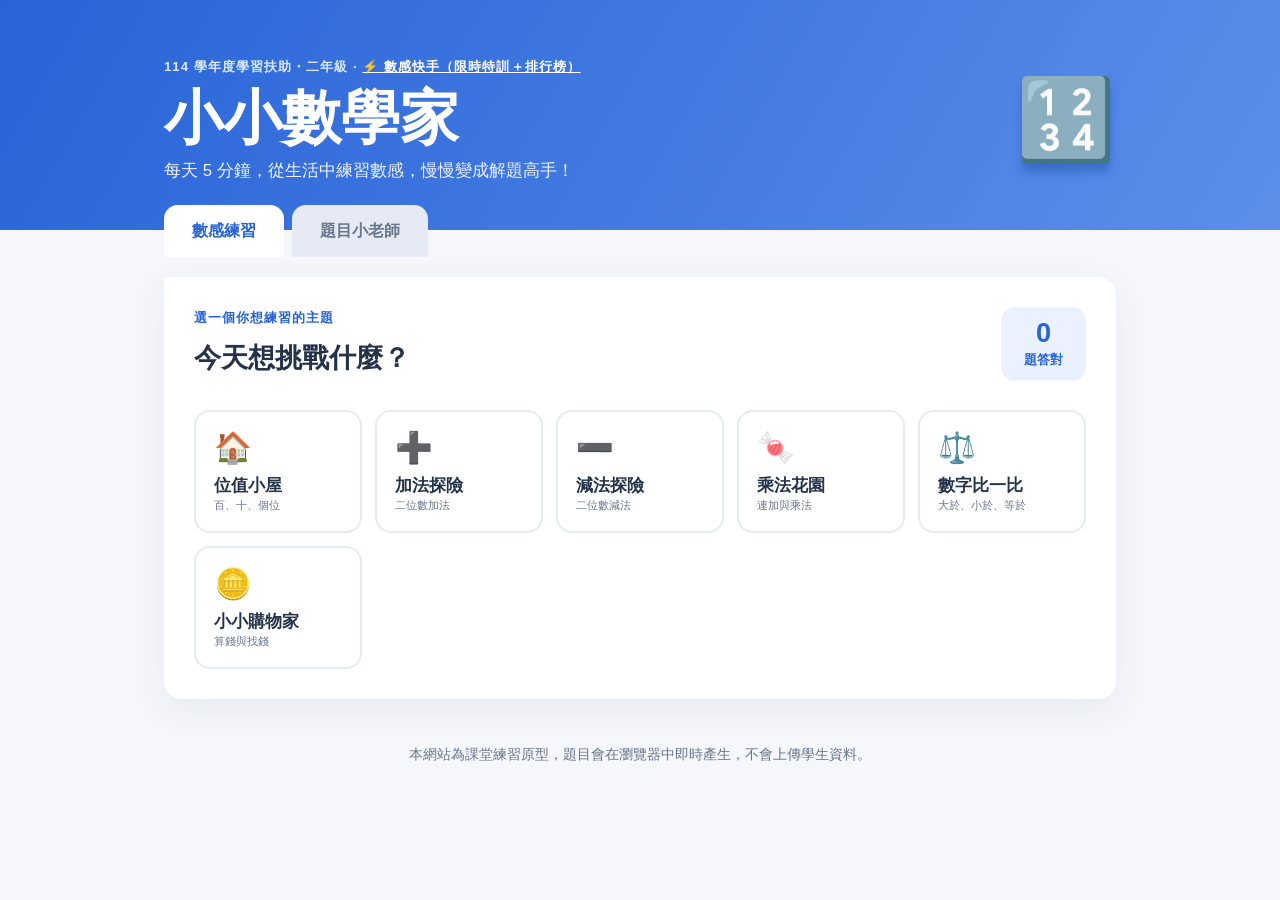
<file: grade2/math-helper.html>
<!doctype html>
<html lang="zh-Hant">
<head>
  <meta charset="utf-8">
  <meta name="viewport" content="width=device-width, initial-scale=1">
  <title>小小數學家｜二年級數感學習</title>
  <link rel="stylesheet" href="styles.css">
</head>
<body>
  <header class="hero">
    <div class="hero-inner">
      <div>
        <p class="eyebrow">114 學年度學習扶助・二年級 · <a href="number-sense.html">⚡ 數感快手（限時特訓＋排行榜）</a></p>
        <h1>小小數學家</h1>
        <p>每天 5 分鐘，從生活中練習數感，慢慢變成解題高手！</p>
      </div>
      <div class="mascot" aria-hidden="true">🔢</div>
    </div>
  </header>

  <main class="page">
    <nav class="tabs" aria-label="功能選單">
      <button class="tab active" data-tab="practice">數感練習</button>
      <button class="tab" data-tab="helper">題目小老師</button>
    </nav>

    <section id="practice" class="panel active">
      <div class="section-heading">
        <div>
          <p class="eyebrow">選一個你想練習的主題</p>
          <h2>今天想挑戰什麼？</h2>
        </div>
        <div class="score-card"><span id="streak">0</span><small>題答對</small></div>
      </div>
      <div id="topic-list" class="topic-grid"></div>
      <div id="question-card" class="question-card hidden">
        <div class="question-top">
          <span id="topic-label" class="pill"></span>
          <span id="question-count">第 1 題</span>
        </div>
        <h3 id="question-text"></h3>
        <div id="answer-area"></div>
        <div id="feedback" class="feedback" role="status"></div>
        <div class="actions">
          <button id="check-answer" class="button primary">送出答案</button>
          <button id="next-question" class="button secondary hidden">下一題</button>
          <button id="show-hint" class="text-button">給我一點提示</button>
        </div>
        <div id="hint" class="hint hidden"></div>
      </div>
    </section>

    <section id="helper" class="panel">
      <div class="section-heading">
        <div>
          <p class="eyebrow">不怕問問題</p>
          <h2>題目小老師</h2>
          <p class="section-intro">把不會的算式或題目打進來，我會用二年級能懂的方式一步一步說明。</p>
        </div>
        <div class="bot-face" aria-hidden="true">🤖</div>
      </div>
      <label for="problem-input">我不會這一題：</label>
      <textarea id="problem-input" rows="3" placeholder="例如：27 + 35 怎麼算？或是 3 盒，每盒 4 顆糖，一共有幾顆？"></textarea>
      <div class="helper-actions">
        <button id="ask-helper" class="button primary">請小老師教我</button>
        <button id="similar-problem" class="button secondary">出一道類似題</button>
      </div>
      <div id="helper-response" class="helper-response" aria-live="polite">
        <div class="empty-state">你可以先輸入一題，沒有「問錯問題」這回事喔！</div>
      </div>
    </section>
  </main>

  <footer>本網站為課堂練習原型，題目會在瀏覽器中即時產生，不會上傳學生資料。</footer>
  <script src="app.js"></script>
</body>
</html>
</file>
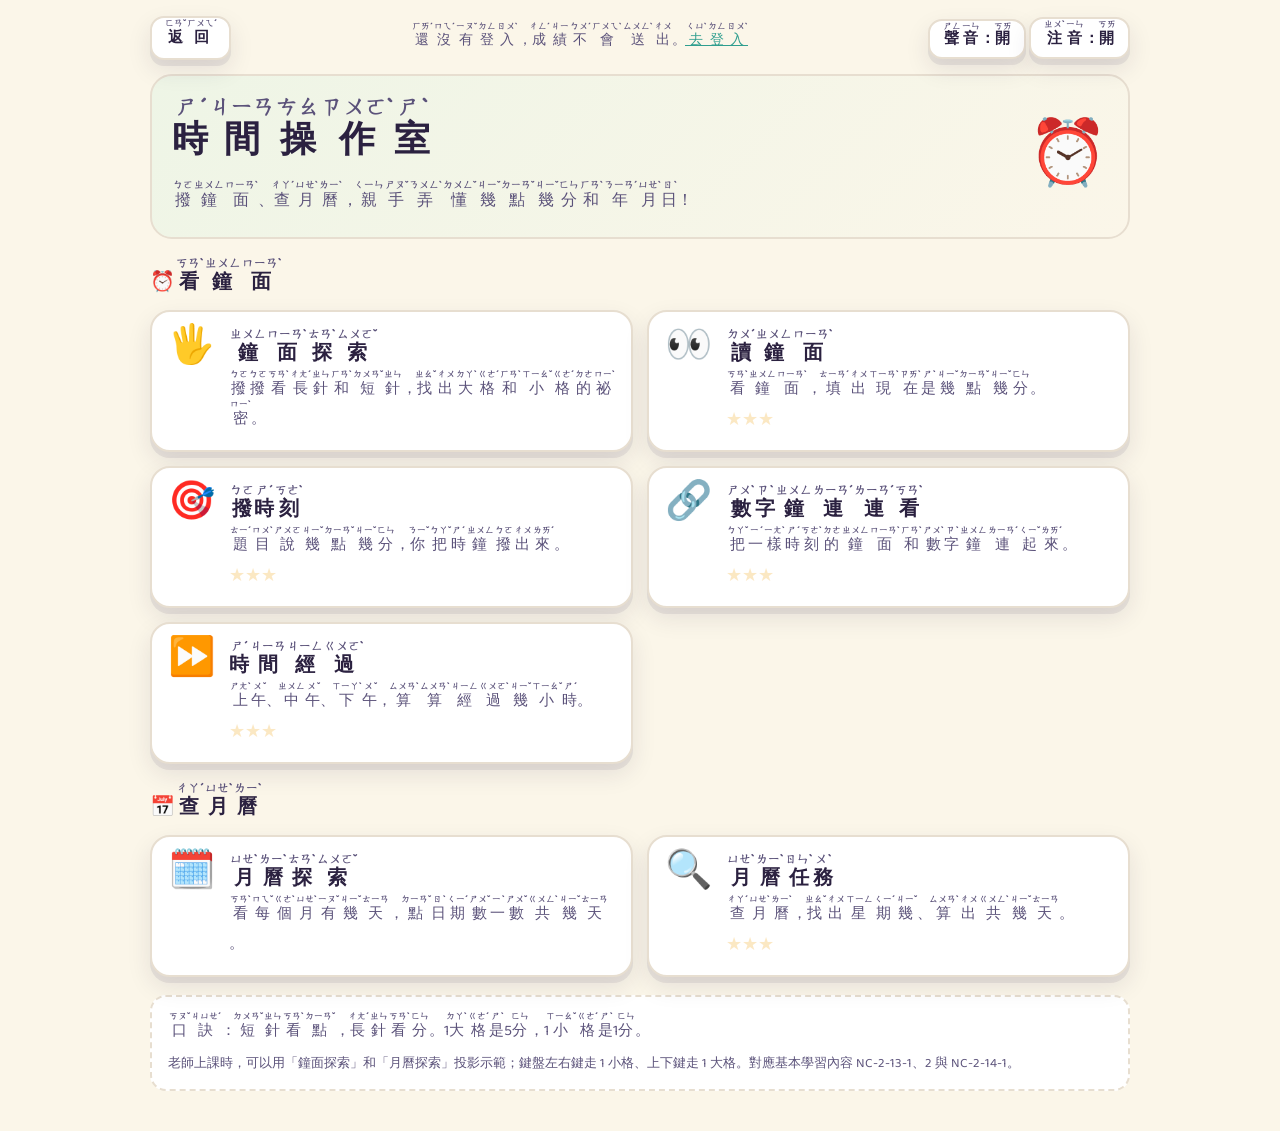
<file: grade2/time-lab.html>
<!doctype html>
<html lang="zh-Hant">
<head>
<meta charset="utf-8">
<meta name="viewport" content="width=device-width, initial-scale=1">
<title>時間操作室</title>
<link rel="preconnect" href="https://fonts.googleapis.com">
<link href="https://fonts.googleapis.com/css2?family=Baloo+2:wght@600;700;800&display=swap" rel="stylesheet">
<style>
  :root{
    --ink:#2b2140; --ink-soft:#5b527a; --bg:#fbf6e9; --bg2:#eef5e6;
    --card:#ffffff; --card-border:#e7ded0; --accent:#ff6b4a; --accent-ink:#ffffff;
    --accent2:#2f9e8f; --gold:#f2a516; --wrong:#d93a3f; --right:#23804a;
    --face:#fffdf7; --hour:#2b2140; --minute:#ff6b4a; --tick:#8a809f;
    --am:#fff1c9; --noon:#ffd9a8; --pm:#d9ecff; --mark:#ffe08a; --mark2:#bfe8df;
    --shadow: 0 6px 0 rgba(43,33,64,0.08), 0 10px 24px rgba(43,33,64,0.10);
  }
  @media (prefers-color-scheme: dark){
    :root{
      --ink:#f1ece0; --ink-soft:#c9c2df; --bg:#1b2420; --bg2:#212c26;
      --card:#26332c; --card-border:#3a4a40; --accent:#ff8a68; --accent-ink:#26170f;
      --accent2:#4bc2b0; --gold:#ffc45e; --wrong:#ff7b7f; --right:#57d17f;
      --face:#1f2a24; --hour:#f1ece0; --minute:#ff8a68; --tick:#9a94b0;
      --am:#4a4226; --noon:#5c4026; --pm:#26405c; --mark:#6d5a1c; --mark2:#1f5a50;
      --shadow: 0 6px 0 rgba(0,0,0,0.25), 0 10px 24px rgba(0,0,0,0.35);
    }
  }
  *{box-sizing:border-box;}
  body{
    margin:0; background:var(--bg); color:var(--ink);
    font-family:"Baloo 2","PingFang TC","Microsoft JhengHei","Heiti TC",-apple-system,sans-serif;
    padding:16px 16px 40px; line-height:1.8;
  }
  h1,h2,h3{ margin:0; text-wrap:balance; }
  p{ margin:0; }
  ruby{ ruby-position:inter-character; }
  rt{ font-size:0.62em; color:var(--ink-soft); font-weight:700; user-select:none; margin-inline-start:1px; }
  body.zy-off rt{ display:none; }
  .btn{
    font-family:inherit; font-weight:700; font-size:17px; border-radius:14px;
    padding:10px 18px; cursor:pointer; background:var(--card); color:var(--ink);
    border:2px solid var(--card-border); box-shadow:var(--shadow); transition:transform .08s ease;
    text-decoration:none; display:inline-block;
  }
  .btn:active{ transform:translateY(3px); box-shadow:none; }
  .btn.primary{ background:var(--accent); color:var(--accent-ink); border-color:transparent; }
  .btn.small{ font-size:15px; padding:6px 12px; }
  .btn:focus-visible, .mode:focus-visible, .box:focus-visible, .day:focus-visible, .tl-node:focus-visible, .m-item:focus-visible{ outline:3px solid var(--accent2); outline-offset:2px; }
  .btn[disabled]{ opacity:.45; cursor:default; }
  #app{ max-width:980px; margin:0 auto; }
  .topbar{ display:flex; align-items:center; justify-content:space-between; gap:8px; flex-wrap:wrap; margin-bottom:14px; }
  .topbar .who{ font-size:14px; color:var(--ink-soft); }
  .topbar .who a{ color:var(--accent2); }
  .hero{ background:linear-gradient(135deg,var(--bg2),var(--bg)); border:2px solid var(--card-border);
    border-radius:22px; padding:20px; margin-bottom:18px; display:flex; gap:16px; align-items:center; justify-content:space-between; flex-wrap:wrap; }
  .hero h1{ font-size:clamp(26px,5vw,36px); font-weight:800; }
  .hero .sub{ color:var(--ink-soft); font-size:16px; margin-top:6px; line-height:2.1; }
  .hero .mascot{ font-size:64px; line-height:1; }
  .group-title{ font-size:20px; font-weight:800; margin:18px 0 10px; }
  .modes{ display:grid; grid-template-columns:1fr; gap:14px; }
  @media (min-width:560px){ .modes{ grid-template-columns:1fr 1fr; } }
  .mode{ text-align:left; display:flex; gap:14px; align-items:flex-start; background:var(--card);
    border:2px solid var(--card-border); border-radius:20px; padding:16px; cursor:pointer; color:var(--ink);
    box-shadow:var(--shadow); font-family:inherit; font-size:16px; }
  .mode:active{ transform:translateY(3px); box-shadow:none; }
  .mode .ic{ font-size:38px; line-height:1; }
  .mode .t{ font-size:20px; font-weight:800; display:block; }
  .mode .d{ font-size:15px; color:var(--ink-soft); display:block; line-height:2; }
  .mode .stars{ color:var(--gold); font-size:18px; display:block; margin-top:2px; }
  .tip{ margin-top:18px; background:var(--card); border:2px dashed var(--card-border); border-radius:16px; padding:14px 16px; font-size:15px; color:var(--ink-soft); line-height:2.1; }
  .tip small{ font-size:13px; display:block; line-height:1.8; margin-top:4px; }

  .play{ background:var(--card); border:2px solid var(--card-border); border-radius:22px; padding:16px; box-shadow:var(--shadow); }
  .play-head{ display:flex; align-items:center; justify-content:space-between; gap:8px; flex-wrap:wrap; margin-bottom:8px; }
  .progress{ font-weight:800; color:var(--ink-soft); }
  .prompt{ font-size:clamp(20px,3.6vw,25px); font-weight:800; text-align:center; margin:6px 0 2px; line-height:2.2; }
  .hint{ text-align:center; color:var(--ink-soft); font-size:16px; min-height:1.6em; line-height:2.1; }
  .stage{ display:grid; grid-template-columns:1fr; gap:14px; margin-top:8px; align-items:start; }
  @media (min-width:780px){ .stage{ grid-template-columns:minmax(0,1.1fr) minmax(0,1fr); } .stage.wide{ grid-template-columns:1fr; } }
  .side{ display:flex; flex-direction:column; gap:10px; min-width:0; }
  .side > *:empty{ display:none; }
  .clock-wrap{ display:flex; justify-content:center; }
  svg.clock{ width:min(80vw,360px); height:auto; touch-action:none; user-select:none; cursor:grab; display:block; }
  svg.clock.big{ width:min(86vw,440px); }
  svg.clock.mini{ width:100%; max-width:170px; cursor:default; touch-action:auto; pointer-events:none; }
  svg.clock:focus-visible{ outline:4px solid var(--accent2); outline-offset:4px; border-radius:50%; }
  svg.clock.locked{ cursor:default; touch-action:auto; }
  .readout{ text-align:center; font-size:26px; font-weight:800; line-height:2.1; display:flex; gap:12px; justify-content:center; align-items:center; flex-wrap:wrap; }
  @media (max-width:480px){ .readout{ font-size:21px; } }
  .digital{ font-family:ui-monospace,"Cascadia Mono",Consolas,monospace; font-variant-numeric:tabular-nums; font-weight:800;
    background:#17211c; color:#8cf5b4; border-radius:10px; padding:2px 14px; letter-spacing:1px; border:3px solid #3a4a40; display:inline-block; line-height:1.5; }
  .info{ font-size:17px; font-weight:700; color:var(--ink); background:var(--bg2); border-radius:14px; padding:8px 14px; line-height:2.1; }
  .ctl-group{ display:flex; flex-wrap:wrap; gap:8px; align-items:center; justify-content:center; }
  .ctl-label{ font-weight:800; font-size:15px; min-width:3.2em; text-align:right; }
  .ctl-label.min{ color:var(--minute); } .ctl-label.hr{ color:var(--hour); }
  .controls{ display:flex; flex-direction:column; gap:8px; }
  .row{ display:flex; gap:10px; justify-content:center; flex-wrap:wrap; }
  .choices{ display:flex; gap:10px; justify-content:center; flex-wrap:wrap; }
  .choice{ font-size:20px; min-width:112px; }
  .choice.ok{ background:var(--right); color:#fff; border-color:transparent; }
  .choice.no{ background:var(--wrong); color:#fff; border-color:transparent; }
  .choice.sel{ border-color:var(--accent2); background:var(--mark2); }
  .fb{ text-align:center; font-size:18px; font-weight:800; line-height:2.2; }
  .fb.ok{ color:var(--right); } .fb.no{ color:var(--wrong); }
  .prompt,.hint,.info,.fb{ text-wrap:pretty; }

  /* answer pad */
  .ansline{ display:flex; gap:6px; justify-content:center; align-items:center; font-size:22px; font-weight:800; flex-wrap:wrap; }
  .box{ min-width:68px; height:54px; font-family:inherit; font-size:28px; font-weight:800; background:var(--face); color:var(--ink);
    border:3px solid var(--card-border); border-radius:12px; cursor:pointer; padding:0 8px; }
  .box.active{ border-color:var(--accent); box-shadow:0 0 0 3px color-mix(in srgb,var(--accent) 25%,transparent); }
  .keypad{ display:grid; grid-template-columns:repeat(5,minmax(0,1fr)); gap:6px; max-width:360px; margin:8px auto 0; }
  .keypad .btn{ padding:8px 0; font-size:21px; box-shadow:none; }
  .keypad .btn.ok-key{ grid-column:span 4; font-size:18px; }

  /* timeline */
  .timeline{ margin-top:12px; }
  .tl-zones{ display:grid; grid-template-columns:repeat(13,minmax(0,1fr)); text-align:center; font-weight:800; font-size:14px; }
  .tl-zones span{ padding:2px 0; line-height:2; white-space:nowrap; overflow:hidden; }
  .z-am{ grid-column:span 6; background:var(--am); border-radius:10px 0 0 0; }
  .z-noon{ background:var(--noon); }
  .z-pm{ grid-column:span 6; background:var(--pm); border-radius:0 10px 0 0; }
  .tl-nodes{ display:grid; grid-template-columns:repeat(13,minmax(0,1fr)); border:2px solid var(--card-border); border-top:0; border-radius:0 0 10px 10px; overflow:hidden; }
  .tl-node{ font-family:inherit; font-weight:800; font-size:16px; color:var(--ink); padding:6px 0 4px; background:var(--card); border:0; border-right:1px solid var(--card-border); cursor:pointer; min-height:56px; display:flex; flex-direction:column; align-items:center; gap:0; line-height:1.3; }
  .tl-node:last-child{ border-right:0; }
  .tl-node .flag{ font-size:14px; min-height:20px; }
  .tl-node.walked{ background:var(--mark2); }
  .tl-node.cur{ background:var(--accent); color:var(--accent-ink); }
  .fingers{ text-align:center; font-size:18px; font-weight:800; color:var(--accent2); min-height:1.8em; line-height:2; }

  /* calendar */
  .cals{ display:flex; flex-wrap:wrap; gap:12px; justify-content:center; }
  .cal{ background:var(--face); border:2px solid var(--card-border); border-radius:14px; padding:8px; width:min(100%,340px); flex:1 1 260px; max-width:360px; }
  .cal-t{ text-align:center; font-weight:800; font-size:18px; }
  .cal-g{ display:grid; grid-template-columns:repeat(7,minmax(0,1fr)); gap:3px; }
  .cal-h{ text-align:center; font-weight:800; font-size:14px; color:var(--ink-soft); }
  .cal-h.sun,.day.sun{ color:#d43c3c; }
  .cal-h.sat,.day.sat{ color:#2a72c9; }
  .day{ position:relative; font-family:inherit; font-size:16px; font-weight:700; color:var(--ink); height:40px; border:0; background:transparent; border-radius:9px; cursor:pointer; padding:0; }
  button.day:hover{ background:var(--bg2); }
  div.day{ cursor:default; }
  .day.mk{ background:var(--mark); color:var(--ink); }
  .day.mk2{ background:var(--mark2); color:var(--ink); }
  .day.circled{ outline:3px solid var(--accent); outline-offset:-3px; border-radius:50%; }
  .day.no{ background:var(--wrong); color:#fff; }
  .day .n{ position:absolute; right:1px; top:-3px; font-size:11px; line-height:1.2; font-weight:800; color:var(--accent); }
  @media (prefers-color-scheme: dark){ .cal-h.sun,.day.sun{ color:#ff8d8d; } .cal-h.sat,.day.sat{ color:#8ec1ff; } .day.mk,.day.mk2{ color:var(--ink); } }
  .month-tabs{ display:grid; grid-template-columns:repeat(6,minmax(0,1fr)); gap:5px; }
  @media (min-width:420px){ .month-tabs{ grid-template-columns:repeat(4,minmax(0,1fr)); } }
  .mtab{ font-family:inherit; font-weight:800; border:2px solid var(--card-border); background:var(--card); color:var(--ink); border-radius:10px; padding:3px 0; cursor:pointer; line-height:1.5; font-size:15px; }
  .mtab small{ display:block; font-size:13px; color:var(--ink-soft); font-weight:700; }
  .mtab.on{ background:var(--accent); color:var(--accent-ink); border-color:transparent; }
  .mtab.on small{ color:var(--accent-ink); }
  .week-rows{ display:flex; flex-direction:column; gap:8px; align-items:center; }
  .week-row{ display:flex; align-items:center; gap:4px; flex-wrap:wrap; justify-content:center; }
  .week-row b{ margin-right:6px; }
  .wd{ width:36px; height:36px; display:flex; align-items:center; justify-content:center; border-radius:9px; background:var(--mark); font-weight:800; }

  /* match */
  .match{ position:relative; max-width:640px; margin:0 auto; }
  .m-row{ display:grid; grid-template-columns:repeat(3,minmax(0,1fr)); gap:12px; }
  .m-gap{ height:64px; }
  .m-lines{ position:absolute; left:0; top:0; width:100%; height:100%; pointer-events:none; }
  .m-item{ font-family:inherit; background:var(--face); border:3px solid var(--card-border); border-radius:16px; padding:8px; cursor:pointer; color:var(--ink); display:flex; align-items:center; justify-content:center; min-height:64px; font-size:clamp(17px,3.6vw,23px); font-weight:800; }
  .m-item.sel{ border-color:var(--accent); box-shadow:0 0 0 3px color-mix(in srgb,var(--accent) 30%,transparent); }
  .m-item.done{ border-color:var(--right); cursor:default; }
  .m-item.bad{ border-color:var(--wrong); animation:shake .35s; }
  @keyframes shake{ 25%{ transform:translateX(-5px);} 75%{ transform:translateX(5px);} }

  .result{ text-align:center; padding:20px 10px; }
  .result .big-stars{ font-size:52px; color:var(--gold); letter-spacing:6px; line-height:1.3; }
  .result h2{ font-size:28px; margin-top:6px; }
  .result p{ color:var(--ink-soft); font-size:18px; margin-top:8px; line-height:2.1; }
  .notes{ text-align:left; max-width:520px; margin:12px auto 0; background:var(--bg2); border-radius:14px; padding:10px 16px; font-size:17px; font-weight:700; line-height:2.1; }
  .notes:empty{ display:none; }
  .hidden{ display:none !important; }
  @media (prefers-reduced-motion: reduce){ *{ animation:none !important; transition:none !important; } }
</style>
</head>
<body>
<div id="app">
  <div class="topbar">
    <a class="btn small" href="index.html" id="lnk-home"></a>
    <span class="who" id="who"></span>
    <span>
      <button class="btn small" id="btn-sound"></button>
      <button class="btn small" id="btn-zy"></button>
    </span>
  </div>

  <section id="hub">
    <div class="hero">
      <div>
        <h1 id="hub-title"></h1>
        <p class="sub" id="hub-sub"></p>
      </div>
      <div class="mascot" aria-hidden="true">⏰</div>
    </div>
    <div id="groups"></div>
    <p class="tip" id="hub-tip"></p>
  </section>

  <section id="play" class="play hidden">
    <div class="play-head">
      <button class="btn small" id="btn-back"></button>
      <span class="progress" id="progress" aria-live="polite"></span>
      <span>
        <button class="btn small" id="btn-say" title="唸題目" aria-label="唸題目">🔊</button>
        <button class="btn small hidden" id="btn-full" title="全螢幕" aria-label="全螢幕">⛶</button>
      </span>
    </div>
    <p class="prompt" id="prompt"></p>
    <p class="hint" id="hint"></p>
    <div class="stage" id="stage">
      <div id="visual"></div>
      <div class="side">
        <div class="readout" id="readout" aria-live="polite"></div>
        <div class="info" id="info"></div>
        <div class="controls" id="controls"></div>
        <div id="answer"></div>
        <div class="choices" id="choices"></div>
        <p class="fb" id="fb" aria-live="polite"></p>
        <div class="row" id="help-row"></div>
        <div class="row" id="next-row"></div>
      </div>
    </div>
  </section>

  <section id="result" class="play hidden">
    <div class="result">
      <div class="big-stars" id="res-stars"></div>
      <h2 id="res-title"></h2>
      <p id="res-sub"></p>
      <div class="notes" id="res-notes"></div>
      <div class="row" style="margin-top:18px">
        <button class="btn primary" id="btn-retry"></button>
        <button class="btn" id="btn-again"></button>
        <button class="btn" id="btn-hub"></button>
      </div>
    </div>
  </section>
</div>

<script>
(function(){
  "use strict";

  /* ================= zhuyin（沿用一年級 clock-lab.html 的字典，並補上本頁用字） ================= */
  var CHAR_ZY = {
    "數":"ㄕㄨˇ","字":"ㄗˋ","森":"ㄙㄣ","林":"ㄌㄧㄣˊ","闖":"ㄔㄨㄤˇ","關":"ㄍㄨㄢ",
    "一":"ㄧ","年":"ㄋㄧㄢˊ","級":"ㄐㄧˊ","樂":"ㄌㄜˋ","園":"ㄩㄢˊ","個":"ㄍㄜˋ","卡":"ㄎㄚˇ",
    "起":"ㄑㄧˇ","玩":"ㄨㄢˊ","遊":"ㄧㄡˊ","戲":"ㄒㄧˋ","學":"ㄒㄩㄝˊ","已":"ㄧˇ","經":"ㄐㄧㄥ",
    "得":"ㄉㄜˊ","到":"ㄉㄠˋ","顆":"ㄎㄜ","星":"ㄒㄧㄥ","共":"ㄍㄨㄥˋ","返":"ㄈㄢˇ","回":"ㄏㄨㄟˊ",
    "地":"ㄉㄧˋ","圖":"ㄊㄨˊ","再":"ㄗㄞˋ","次":"ㄘˋ","下":"ㄒㄧㄚˋ","題":"ㄊㄧˊ","查":"ㄔㄚˊ",
    "看":"ㄎㄢˋ","結":"ㄐㄧㄝˊ","果":"ㄍㄨㄛˇ","答":"ㄉㄚˊ","對":"ㄉㄨㄟˋ","了":"ㄌㄜ","太":"ㄊㄞˋ",
    "棒":"ㄅㄤˋ","想":"ㄒㄧㄤˇ","正":"ㄓㄥˋ","確":"ㄑㄩㄝˋ","案":"ㄢˋ","是":"ㄕˋ","綠":"ㄌㄩˋ",
    "色":"ㄙㄜˋ","的":"ㄉㄜ","第":"ㄉㄧˋ","多":"ㄉㄨㄛ","加":"ㄐㄧㄚ","油":"ㄧㄡˊ","你":"ㄋㄧˇ",
    "會":"ㄏㄨㄟˋ","越":"ㄩㄝˋ","半":"ㄅㄢˋ","繼":"ㄐㄧˋ","續":"ㄒㄩˋ","很":"ㄏㄣˇ","不":"ㄅㄨˋ",
    "錯":"ㄘㄨㄛˋ","喔":"ㄛ","快":"ㄎㄨㄞˋ","要":"ㄧㄠˋ","全":"ㄑㄩㄢˊ","部":"ㄅㄨˋ","小":"ㄒㄧㄠˇ",
    "達":"ㄉㄚˊ","人":"ㄖㄣˊ","積":"ㄐㄧ","木":"ㄇㄨˋ","屋":"ㄨ","認":"ㄖㄣˋ","識":"ㄕˋ","以":"ㄧˇ",
    "內":"ㄋㄟˋ","位":"ㄨㄟˋ","值":"ㄓˊ","大":"ㄉㄚˋ","冒":"ㄇㄠˋ","險":"ㄒㄧㄢˇ","分":"ㄈㄣ",
    "辨":"ㄅㄧㄢˋ","十":"ㄕˊ","和":"ㄏㄢˋ","比":"ㄅㄧˇ","誰":"ㄕㄟˊ","決":"ㄐㄩㄝˊ","排":"ㄆㄞˊ",
    "隊":"ㄉㄨㄟˋ","獎":"ㄐㄧㄤˇ","盃":"ㄅㄟ","順":"ㄕㄨㄣˋ","序":"ㄒㄩˋ","青":"ㄑㄧㄥ","蛙":"ㄨㄚ",
    "跳":"ㄊㄧㄠˋ","法":"ㄈㄚˇ","減":"ㄐㄧㄢˇ","用":"ㄩㄥˋ","算":"ㄙㄨㄢˋ","閱":"ㄩㄝˋ","讀":"ㄉㄨˊ",
    "理":"ㄌㄧˇ","解":"ㄐㄧㄝˇ","偵":"ㄓㄣ","探":"ㄊㄢˋ","故":"ㄍㄨˋ","事":"ㄕˋ","找":"ㄓㄠˇ",
    "出":"ㄔㄨ","商":"ㄕㄤ","店":"ㄉㄧㄢˋ","買":"ㄇㄞˇ","東":"ㄉㄨㄥ","西":"ㄒㄧ","錢":"ㄑㄧㄢˊ",
    "幣":"ㄅㄧˋ","練":"ㄌㄧㄢˋ","習":"ㄒㄧˊ","付":"ㄈㄨˋ","時":"ㄕˊ","鐘":"ㄓㄨㄥ","精":"ㄐㄧㄥ",
    "靈":"ㄌㄧㄥˊ","懂":"ㄉㄨㄥˇ","整":"ㄓㄥˇ","點":"ㄉㄧㄢˇ","曆":"ㄌㄧˋ","尋":"ㄒㄩㄣˊ","寶":"ㄅㄠˇ",
    "上":"ㄕㄤˋ","期":"ㄑㄧˊ","立":"ㄌㄧˋ","方":"ㄈㄤ","體":"ㄊㄧˇ","高":"ㄍㄠ","矮":"ㄞˇ",
    "量":"ㄌㄧㄤˊ","長":"ㄔㄤˊ","短":"ㄉㄨㄢˇ","抓":"ㄓㄨㄚ","路":"ㄌㄨˋ","線":"ㄒㄧㄢˋ","走":"ㄗㄡˇ",
    "哪":"ㄋㄚˇ","條":"ㄊㄧㄠˊ","較":"ㄐㄧㄠˋ","堆":"ㄉㄨㄟ","邊":"ㄅㄧㄢ","樣":"ㄧㄤˋ","右":"ㄧㄡˋ",
    "左":"ㄗㄨㄛˇ","幾":"ㄐㄧˇ","每":"ㄇㄟˇ","片":"ㄆㄧㄢˋ","荷":"ㄏㄜˊ","葉":"ㄧㄝˋ","有":"ㄧㄡˇ",
    "蘋":"ㄆㄧㄥˊ","又":"ㄧㄡˋ","摘":"ㄓㄞ","現":"ㄒㄧㄢˋ","原":"ㄩㄢˊ","本":"ㄅㄣˇ","氣":"ㄑㄧˋ",
    "球":"ㄑㄧㄡˊ","媽":"ㄇㄚ","糖":"ㄊㄤˊ","吃":"ㄔ","掉":"ㄉㄧㄠˋ","還":"ㄏㄞˊ","剩":"ㄕㄥˋ",
    "書":"ㄕㄨ","架":"ㄐㄧㄚˋ","借":"ㄐㄧㄝˋ","鉛":"ㄑㄧㄢ","筆":"ㄅㄧˇ","盒":"ㄏㄜˊ","裡":"ㄌㄧˇ",
    "枝":"ㄓ","今":"ㄐㄧㄣ","天":"ㄊㄧㄢ","她":"ㄊㄚ","給":"ㄍㄟˇ","同":"ㄊㄨㄥˊ","請":"ㄑㄧㄥˇ",
    "問":"ㄨㄣˋ","班":"ㄅㄢ","女":"ㄋㄩˇ","生":"ㄕㄥ","男":"ㄋㄢˊ","其":"ㄑㄧˊ","中":"ㄓㄨㄥ",
    "假":"ㄐㄧㄚˋ","沒":"ㄇㄟˊ","來":"ㄌㄞˊ","課":"ㄎㄜˋ","魚":"ㄩˊ","缸":"ㄍㄤ","紅":"ㄏㄨㄥˊ",
    "黑":"ㄏㄟ","放":"ㄈㄤˋ","進":"ㄐㄧㄣˋ","元":"ㄩㄢˊ","爸":"ㄅㄚˋ","他":"ㄊㄚ","當":"ㄉㄤ",
    "作":"ㄗㄨㄛˋ","勵":"ㄌㄧˋ","操":"ㄘㄠ","場":"ㄔㄤˇ","隻":"ㄓ","狗":"ㄍㄡˇ","在":"ㄗㄞˋ",
    "牠":"ㄊㄚ","們":"ㄇㄣ","白":"ㄅㄞˊ","過":"ㄍㄨㄛˋ","兒":"ㄦ","跑":"ㄆㄠˇ","彈":"ㄉㄢˋ",
    "珠":"ㄓㄨ","兩":"ㄌㄧㄤˇ","張":"ㄓㄤ","貼":"ㄊㄧㄝ","紙":"ㄓˇ","拿":"ㄋㄚˊ","剛":"ㄍㄤ",
    "好":"ㄏㄠˇ","款":"ㄎㄨㄢˇ","闆":"ㄅㄢˇ","謝":"ㄒㄧㄝˋ","囉":"ㄌㄛ","試":"ㄕˋ","夠":"ㄍㄡˋ",
    "麵":"ㄇㄧㄢˋ","包":"ㄅㄠ","汁":"ㄓ","蠟":"ㄌㄚˋ","記":"ㄐㄧˋ","偶":"ㄡˇ","具":"ㄐㄩˋ",
    "巴":"ㄅㄚ","士":"ㄕˋ","厲":"ㄌㄧˋ","害":"ㄏㄞˋ","都":"ㄉㄡ","就":"ㄐㄧㄡˋ","購":"ㄍㄡˋ",
    "物":"ㄨˋ","成":"ㄔㄥˊ","功":"ㄍㄨㄥ","面":"ㄇㄧㄢˋ","月":"ㄩㄝˋ","日":"ㄖˋ","隔":"ㄍㄜˊ",
    "疊":"ㄉㄧㄝˊ","緞":"ㄉㄨㄢˋ","帶":"ㄉㄞˋ","迴":"ㄏㄨㄟˊ","紋":"ㄨㄣˊ","針":"ㄓㄣ","步":"ㄅㄨˋ",
    "明":"ㄇㄧㄥˊ","美":"ㄇㄟˇ","華":"ㄏㄨㄚˊ","阿":"ㄚ","強":"ㄑㄧㄤˊ","芳":"ㄈㄤ","傑":"ㄐㄧㄝˊ",
    "妹":"ㄇㄟˋ","弟":"ㄉㄧˋ","二":"ㄦˋ","三":"ㄙㄢ","四":"ㄙˋ","五":"ㄨˇ","六":"ㄌㄧㄡˋ",
    "七":"ㄑㄧ","八":"ㄅㄚ","九":"ㄐㄧㄡˇ","注":"ㄓㄨˋ","音":"ㄧㄣ","開":"ㄎㄞ","尺":"ㄔˇ",
    "少":"ㄕㄠˇ","老":"ㄌㄠˇ","這":"ㄓㄜˋ","重":"ㄔㄨㄥˊ","清":"ㄑㄧㄥ","空":"ㄎㄨㄥ",
    "目":"ㄇㄨˋ","前":"ㄑㄧㄢˊ","彎":"ㄨㄢ","曲":"ㄑㄩ","格":"ㄍㄜˊ","差":"ㄔㄚˋ","從":"ㄘㄨㄥˊ",
    "搬":"ㄅㄢ","家":"ㄐㄧㄚ","號":"ㄏㄠˋ","被":"ㄅㄟˋ","移":"ㄧˊ","動":"ㄉㄨㄥˋ","別":"ㄅㄧㄝˊ",
    "甲":"ㄐㄧㄚˇ","乙":"ㄧˇ","丙":"ㄅㄧㄥˇ","間":"ㄐㄧㄢ","另":"ㄌㄧㄥˋ","最":"ㄗㄨㄟˋ",
    "新":"ㄒㄧㄣ","馬":"ㄇㄚˇ","說":"ㄕㄨㄛ","也":"ㄧㄝˇ","能":"ㄋㄥˊ",
    "姓":"ㄒㄧㄥˋ","名":"ㄇㄧㄥˊ","選":"ㄒㄩㄢˇ","擇":"ㄗㄜˊ","始":"ㄕˇ","歡":"ㄏㄨㄢ","迎":"ㄧㄥˊ",
    "先":"ㄒㄧㄢ","登":"ㄉㄥ","入":"ㄖㄨˋ","直":"ㄓˊ","師":"ㄕ","專":"ㄓㄨㄢ","設":"ㄕㄜˋ","定":"ㄉㄧㄥˋ",
    "資":"ㄗ","料":"ㄌㄧㄠˋ","網":"ㄨㄤˇ","址":"ㄓˇ","儲":"ㄔㄨˊ","存":"ㄘㄨㄣˊ","連":"ㄌㄧㄢˊ",
    "送":"ㄙㄨㄥˋ","失":"ㄕ","敗":"ㄅㄞˋ","切":"ㄑㄧㄝˋ",
    "例":"ㄌㄧˋ","如":"ㄖㄨˊ","取":"ㄑㄩˇ","單":"ㄉㄢ","填":"ㄊㄧㄢˊ","寫":"ㄒㄧㄝˇ","尚":"ㄕㄤˋ","未":"ㄨㄟˋ",
    "往":"ㄨㄤˇ","倒":"ㄉㄠˋ","退":"ㄊㄨㄟˋ","規":"ㄍㄨㄟ","律":"ㄌㄩˋ","份":"ㄈㄣˋ",
    "身":"ㄕㄣ","站":"ㄓㄢˋ","箱":"ㄒㄧㄤ","子":"ㄗ","段":"ㄉㄨㄢˋ","玉":"ㄩˋ","智":"ㄓˋ",
    "葵":"ㄎㄨㄟˊ","光":"ㄍㄨㄤ","丁":"ㄉㄧㄥ","刻":"ㄎㄜˋ","可":"ㄎㄜˇ","早":"ㄗㄠˇ","餐":"ㄘㄢ",
    "午":"ㄨˇ","晚":"ㄨㄢˇ","睡":"ㄕㄨㄟˋ","覺":"ㄐㄧㄠˋ","國":"ㄍㄨㄛˊ","慶":"ㄑㄧㄥˋ","煙":"ㄧㄢ",
    "火":"ㄏㄨㄛˇ","校":"ㄒㄧㄠˋ","運":"ㄩㄣˋ","那":"ㄋㄚˋ","合":"ㄏㄜˊ",
    "與":"ㄩˇ","計":"ㄐㄧˋ","形":"ㄒㄧㄥˊ","活":"ㄏㄨㄛˊ","換":"ㄏㄨㄢˋ","交":"ㄐㄧㄠ",
    "板":"ㄅㄢˇ","接":"ㄐㄧㄝ","平":"ㄆㄧㄥˊ","版":"ㄅㄢˇ","基":"ㄐㄧ","準":"ㄓㄨㄣˇ","只":"ㄓˇ"
  };
  var EXTRA_ZY = {
    "公":"ㄍㄨㄥ","去":"ㄑㄩˋ","口":"ㄎㄡˇ","台":"ㄊㄞˊ","向":"ㄒㄧㄤˋ","圈":"ㄑㄩㄢ","孩":"ㄏㄞˊ",
    "室":"ㄕˋ","幫":"ㄅㄤ","床":"ㄔㄨㄤˊ","影":"ㄧㄥˇ","後":"ㄏㄡˋ","怎":"ㄗㄣˇ","我":"ㄨㄛˇ",
    "或":"ㄏㄨㄛˋ","手":"ㄕㄡˇ","才":"ㄘㄞˊ","把":"ㄅㄚˇ","投":"ㄊㄡˊ","指":"ㄓˇ","撥":"ㄅㄛ",
    "檢":"ㄐㄧㄢˇ","滑":"ㄏㄨㄚˊ","由":"ㄧㄡˊ","盤":"ㄆㄢˊ","示":"ㄕˋ","績":"ㄐㄧ","自":"ㄗˋ",
    "著":"˙ㄓㄜ","藏":"ㄘㄤˊ","訣":"ㄐㄩㄝˊ","變":"ㄅㄧㄢˋ","讓":"ㄖㄤˋ","跟":"ㄍㄣ","轉":"ㄓㄨㄢˇ",
    "鍵":"ㄐㄧㄢˋ","門":"ㄇㄣˊ","顯":"ㄒㄧㄢˇ","飯":"ㄈㄢˋ","麼":"˙ㄇㄜ","鼠":"ㄕㄨˇ"
  };
  for(var _k in EXTRA_ZY) CHAR_ZY[_k]=EXTRA_ZY[_k];
  var PHRASE_ZY = {
    "數學":["ㄕㄨˋ","ㄒㄩㄝˊ"], "數字":["ㄕㄨˋ","ㄗˋ"], "一共":["ㄧˊ","ㄍㄨㄥˋ"],
    "一樣":["ㄧˊ","ㄧㄤˋ"], "一次":["ㄧˊ","ㄘˋ"], "一個":["ㄧˊ","ㄍㄜ"], "一半":["ㄧˊ","ㄅㄢˋ"],
    "一起":["ㄧˋ","ㄑㄧˇ"], "一題":["ㄧˋ","ㄊㄧˊ"], "一數":["ㄧˋ","ㄕㄨˇ"], "一堆":["ㄧˋ","ㄉㄨㄟ"],
    "一量":["ㄧˋ","ㄌㄧㄤˊ"], "一比":["ㄧˋ","ㄅㄧˇ"], "一會":["ㄧˊ","ㄏㄨㄟˋ"], "一份":["ㄧˊ","ㄈㄣˋ"],
    "不夠":["ㄅㄨˊ","ㄍㄡˋ"], "不錯":["ㄅㄨˊ","ㄘㄨㄛˋ"],
    "一圈":["ㄧˋ","ㄑㄩㄢ"], "一格":["ㄧˋ","ㄍㄜˊ"], "一點":["ㄧˋ","ㄉㄧㄢˇ"], "一轉":["˙ㄧ","ㄓㄨㄢˇ"],
    "撥得":["ㄅㄛ","˙ㄉㄜ"]
  };
  var TIME_ZY = {
    "之":"ㄓ","亮":"ㄌㄧㄤˋ","什":"ㄕㄣˊ","令":"ㄌㄧㄥˋ","任":"ㄖㄣˋ","修":"ㄒㄧㄡ","候":"ㄏㄡˋ","做":"ㄗㄨㄛˋ","刪":"ㄕㄢ",
    "務":"ㄨˋ","區":"ㄑㄩ","參":"ㄘㄢ","反":"ㄈㄢˇ","叔":"ㄕㄨˊ","司":"ㄙ","各":"ㄍㄜˋ","哥":"ㄍㄜ","嗎":"˙ㄇㄚ",
    "域":"ㄩˋ","夏":"ㄒㄧㄚˋ","奶":"ㄋㄞˇ","姊":"ㄐㄧㄝˇ","姨":"ㄧˊ","它":"ㄊㄚ","完":"ㄨㄢˊ","容":"ㄖㄨㄥˊ","密":"ㄇㄧˋ",
    "展":"ㄓㄢˇ","山":"ㄕㄢ","度":"ㄉㄨˋ","弄":"ㄋㄨㄥˋ","恩":"ㄣ","應":"ㄧㄥˋ","所":"ㄙㄨㄛˇ","打":"ㄉㄚˇ","拖":"ㄊㄨㄛ",
    "按":"ㄢˋ","掃":"ㄙㄠˇ","文":"ㄨㄣˊ","旅":"ㄌㄩˇ","暑":"ㄕㄨˇ","李":"ㄌㄧˇ","束":"ㄕㄨˋ","楚":"ㄔㄨˇ","橘":"ㄐㄩˊ",
    "民":"ㄇㄧㄣˊ","泳":"ㄩㄥˇ","洗":"ㄒㄧˇ","游":"ㄧㄡˊ","燙":"ㄊㄤˋ","營":"ㄧㄥˊ","爬":"ㄆㄚˊ","特":"ㄊㄜˋ","畫":"ㄏㄨㄚˋ",
    "發":"ㄈㄚ","百":"ㄅㄞˇ","相":"ㄒㄧㄤ","真":"ㄓㄣ","知":"ㄓ","祕":"ㄇㄧˋ","範":"ㄈㄢˋ","粽":"ㄗㄨㄥˋ","糕":"ㄍㄠ",
    "索":"ㄙㄨㄛˇ","置":"ㄓˋ","聲":"ㄕㄥ","舉":"ㄐㄩˇ","花":"ㄏㄨㄚ","菜":"ㄘㄞˋ","蛋":"ㄉㄢˋ","行":"ㄒㄧㄥˊ","親":"ㄑㄧㄣ",
    "覽":"ㄌㄢˇ","貨":"ㄏㄨㄛˋ","賣":"ㄇㄞˋ","車":"ㄔㄜ","辦":"ㄅㄢˋ","道":"ㄉㄠˋ","鈕":"ㄋㄧㄡˇ","除":"ㄔㄨˊ","雄":"ㄒㄩㄥˊ",
    "響":"ㄒㄧㄤˇ","頭":"ㄊㄡˊ","館":"ㄍㄨㄢˇ","髮":"ㄈㄚˇ","黃":"ㄏㄨㄤˊ"
  };
  for(var _t in TIME_ZY) CHAR_ZY[_t]=TIME_ZY[_t];
  var TIME_PHRASE = {
    "天數":["ㄊㄧㄢ","ㄕㄨˋ"], "出差":["ㄔㄨ","ㄔㄞ"], "一天":["ㄧˋ","ㄊㄧㄢ"], "一下":["ㄧˊ","ㄒㄧㄚˋ"],
    "一列":["ㄧˊ","ㄌㄧㄝˋ"], "一小":["ㄧˋ","ㄒㄧㄠˇ"], 
    "不要":["ㄅㄨˊ","ㄧㄠˋ"], "不是":["ㄅㄨˊ","ㄕˋ"],
    "不同":["ㄅㄨˋ","ㄊㄨㄥˊ"], "相同":["ㄒㄧㄤ","ㄊㄨㄥˊ"], "奶奶":["ㄋㄞˇ","˙ㄋㄞ"], "哥哥":["ㄍㄜ","˙ㄍㄜ"],
    "姊姊":["ㄐㄧㄝˇ","˙ㄐㄧㄝ"], "媽媽":["ㄇㄚ","˙ㄇㄚ"], "爸爸":["ㄅㄚˋ","˙ㄅㄚ"], "妹妹":["ㄇㄟˋ","˙ㄇㄟ"],
    "弟弟":["ㄉㄧˋ","˙ㄉㄧ"], "叔叔":["ㄕㄨˊ","˙ㄕㄨ"], "阿姨":["ㄚ","ㄧˊ"], "畫畫":["ㄏㄨㄚˋ","ㄏㄨㄚˋ"],
    "看看":["ㄎㄢˋ","˙ㄎㄢ"], "數數":["ㄕㄨˇ","ㄕㄨˇ"],
    "第一":["ㄉㄧˋ","ㄧ"], "差一":["ㄔㄚ","ㄧˋ"], "差不":["ㄔㄚ","ㄅㄨˋ"], "不會":["ㄅㄨˊ","ㄏㄨㄟˋ"], "記得":["ㄐㄧˋ","˙ㄉㄜ"]
  };
  for(var _p in TIME_PHRASE) PHRASE_ZY[_p]=TIME_PHRASE[_p];
  function az(text){
    var out='', chars=Array.from(String(text)), i=0;
    while(i<chars.length){
      if(i+1<chars.length){
        var two=chars[i]+chars[i+1];
        if(PHRASE_ZY[two]){
          out+='<ruby>'+chars[i]+'<rt>'+PHRASE_ZY[two][0]+'</rt></ruby><wbr>';
          out+='<ruby>'+chars[i+1]+'<rt>'+PHRASE_ZY[two][1]+'</rt></ruby><wbr>';
          i+=2; continue;
        }
      }
      var ch=chars[i];
      if(CHAR_ZY[ch]) out+='<ruby>'+ch+'<rt>'+CHAR_ZY[ch]+'</rt></ruby><wbr>';
      else out+=ch;
      i++;
    }
    return out;
  }

  /* ================= utils ================= */
  function rand(min,max){ return Math.floor(Math.random()*(max-min+1))+min; }
  function pick(arr){ return arr[rand(0,arr.length-1)]; }
  function shuffle(arr){ var a=arr.slice(); for(var i=a.length-1;i>0;i--){ var j=rand(0,i); var t=a[i]; a[i]=a[j]; a[j]=t; } return a; }
  function mod(n,m){ return ((n%m)+m)%m; }
  function $(id){ return document.getElementById(id); }
  function pad2(n){ return (n<10?'0':'')+n; }
  function hourOf(total){ var h=Math.floor(mod(Math.round(total),720)/60); return h===0?12:h; }
  function minOf(total){ return mod(Math.round(total),60); }
  function nextHour(h,n){ return mod(h-1+n,12)+1; }
  function toTotal(h,m){ return (h%12)*60+m; }
  function hmText(h,m){ return h+'點'+m+'分'; }
  function digi(h,m){ return h+':'+pad2(m); }
  function digiHtml(h,m){ return '<span class="digital">'+digi(h,m)+'</span>'; }
  var reduceMotion=false;
  try{ reduceMotion=window.matchMedia('(prefers-reduced-motion: reduce)').matches; }catch(e){}

  /* ================= storage / identity（與數感快手共用） ================= */
  function lsGet(k,d){ try{ var v=localStorage.getItem(k); return v===null?d:v; }catch(e){ return d; } }
  function lsSet(k,v){ try{ localStorage.setItem(k,v); }catch(e){} }
  function zyPref(){ return lsGet('nf_zy','1')!=='0'; }
  function soundPref(){ return lsGet('tl_sound','1')!=='0'; }
  function getIdentity(){ var c=lsGet('nf_class',''), n=lsGet('nf_name',''); return (c&&n)?{cls:c,name:n}:null; }
  var DEFAULT_API_URL='https://script.google.com/macros/s/AKfycbymeX7KkuiscvkkPhIMr085r96sa3varVo_zXe7G5FUreDMBv77vRn-1xNCq86Ksb8NHw/exec';
  function getApiUrl(){ var v=lsGet('nf_api',''); return (v&&v.trim())?v.trim():DEFAULT_API_URL; }
  function submitRecord(mode,correct,total,stars){
    var api=getApiUrl(), id=getIdentity();
    if(!api||!id) return;
    var payload={ className:id.cls, studentName:id.name, stageId:'timeLab-'+mode.id,
      stageTitle:'時間操作室：'+mode.title, category:'time', correct:correct, total:total, stars:stars };
    try{ fetch(api,{method:'POST',body:JSON.stringify(payload)}).catch(function(){}); }catch(e){}
  }
  function loadStars(id){ return parseInt(lsGet('tl_stars_'+id,'0'),10)||0; }
  function saveStars(id,s){ if(s>loadStars(id)) lsSet('tl_stars_'+id,String(s)); }

  /* ================= speech ================= */
  var lastSay='';
  function speak(text){
    try{
      if(!window.speechSynthesis) return;
      window.speechSynthesis.cancel();
      var u=new SpeechSynthesisUtterance(text); u.lang='zh-TW'; u.rate=0.85;
      window.speechSynthesis.speak(u);
    }catch(e){}
  }
  function say(text){ lastSay=text; if(soundPref()) speak(text); }
  function hush(){ try{ window.speechSynthesis&&window.speechSynthesis.cancel(); }catch(e){} }

  /* ================= 計時器（離開題目時一起清掉） ================= */
  var timers=[];
  function later(fn,ms){ var id=setTimeout(fn,ms); timers.push(id); return id; }
  function clearTimers(){ timers.forEach(clearTimeout); timers=[]; }

  /* ================= the clock（精確到 1 分鐘） ================= */
  var SVGNS='http://www.w3.org/2000/svg';
  function svgEl(tag,attrs){ var e=document.createElementNS(SVGNS,tag); for(var k in attrs) e.setAttribute(k,attrs[k]); return e; }
  function angDiff(a,b){ var d=Math.abs(mod(a,360)-mod(b,360)); return d>180?360-d:d; }
  function polar(r,deg){ var a=deg*Math.PI/180; return {x:150+r*Math.sin(a), y:150-r*Math.cos(a)}; }

  function Clock(container,opts){
    opts=opts||{};
    var self=this;
    this.total=opts.total||0;
    this.locked=!!opts.locked;
    this.onMove=opts.onMove||function(){};
    this.onRelease=opts.onRelease||function(){};
    var cls='clock'+(opts.big?' big':'')+(opts.mini?' mini':'')+(this.locked?' locked':'');
    var svg=svgEl('svg',{viewBox:'0 0 300 300','class':cls,role:'img','aria-label':opts.label||'時鐘'});
    if(!this.locked){ svg.setAttribute('tabindex','0'); svg.setAttribute('aria-label','時鐘。拖動長針或短針，左右鍵走 1 小格，上下鍵走 1 大格'); }
    // 外圈分鐘刻度（5、10、15…60）
    this.ring=svgEl('g',{style:'display:none'});
    this.ring.appendChild(svgEl('circle',{cx:150,cy:150,r:176,style:'fill:var(--bg2);stroke:var(--card-border);','stroke-width':2}));
    for(var q=1;q<=12;q++){
      var rp=polar(160,q*30);
      var rt=svgEl('text',{x:rp.x,y:rp.y+6,'text-anchor':'middle','font-size':17,style:"fill:var(--minute);font-family:'Baloo 2',sans-serif;font-weight:800;"});
      rt.textContent=q*5; this.ring.appendChild(rt);
    }
    svg.appendChild(this.ring);
    svg.appendChild(svgEl('circle',{cx:150,cy:150,r:142,style:'fill:var(--face);stroke:var(--ink);','stroke-width':6}));
    this.sectorEl=svgEl('path',{d:'',style:'fill:var(--accent2);opacity:.2;'});
    svg.appendChild(this.sectorEl);
    this.ticks=[];
    for(var i=0;i<60;i++){
      var major=i%5===0, p1=polar(major?120:127,i*6), p2=polar(135,i*6);
      var line=svgEl('line',{x1:p1.x,y1:p1.y,x2:p2.x,y2:p2.y,style:'stroke:var(--tick);','stroke-width':major?4:2,'stroke-linecap':'round'});
      svg.appendChild(line); this.ticks.push(line);
    }
    for(var n=1;n<=12;n++){
      var np=polar(101,n*30);
      var t=svgEl('text',{x:np.x,y:np.y+10,'text-anchor':'middle','font-size':28,style:"fill:var(--ink);font-family:'Baloo 2',sans-serif;font-weight:800;"});
      t.textContent=n; svg.appendChild(t);
    }
    this.hourHand=svgEl('line',{x1:150,y1:150,x2:150,y2:90,style:'stroke:var(--hour);','stroke-width':12,'stroke-linecap':'round'});
    this.minHand=svgEl('line',{x1:150,y1:150,x2:150,y2:36,style:'stroke:var(--minute);','stroke-width':6,'stroke-linecap':'round'});
    this.minKnob=svgEl('circle',{cx:150,cy:36,r:10,style:'fill:var(--minute);opacity:.9;'});
    svg.appendChild(this.hourHand); svg.appendChild(this.minHand);
    if(!this.locked) svg.appendChild(this.minKnob);
    svg.appendChild(svgEl('circle',{cx:150,cy:150,r:9,style:'fill:var(--ink);'}));
    container.innerHTML=''; container.appendChild(svg);
    this.svg=svg;
    this.setRing(!!opts.ring);
    this.render();
    if(this.locked) return;

    var dragging=null;
    function pointer(ev){
      var r=svg.getBoundingClientRect(), vb=svg.viewBox.baseVal.width, s=vb/r.width;
      var x=(ev.clientX-(r.left+r.width/2))*s, y=(ev.clientY-(r.top+r.height/2))*s;
      var deg=Math.atan2(x,-y)*180/Math.PI; if(deg<0) deg+=360;
      return {deg:deg,dist:Math.sqrt(x*x+y*y)};
    }
    function followMinute(deg){
      var d=deg/6-mod(self.total,60);
      if(d>30) d-=60; if(d<-30) d+=60;
      self.moveTo(self.total+d);
    }
    function followHour(deg){
      // 短針一次走 1 大格（＝1 小時），長針停在原本的分，這樣撥點不會弄亂已撥好的分
      var hd=mod(self.total,720)/2, d=deg-hd;
      if(d>180) d-=360; if(d<-180) d+=360;
      var steps=Math.round(d/30);
      if(steps) self.moveTo(self.total+steps*60);
    }
    svg.addEventListener('pointerdown',function(ev){
      if(self.locked) return;
      var p=pointer(ev);
      if(p.dist<14) return;
      self.stop();
      var hd=angDiff(p.deg,mod(self.total,720)/2), md=angDiff(p.deg,mod(self.total,60)*6);
      dragging=(p.dist<92 && hd<28 && hd<=md) ? 'hour' : 'minute';
      try{ svg.setPointerCapture(ev.pointerId); }catch(e){}
      svg.style.cursor='grabbing';
      if(dragging==='minute') followMinute(p.deg); else followHour(p.deg);
      ev.preventDefault();
    });
    svg.addEventListener('pointermove',function(ev){
      if(!dragging) return;
      var p=pointer(ev);
      if(dragging==='minute') followMinute(p.deg); else followHour(p.deg);
    });
    function end(){ if(!dragging) return; dragging=null; svg.style.cursor=''; self.snap(); self.onRelease(self.total); }
    svg.addEventListener('pointerup',end); svg.addEventListener('pointercancel',end);
    svg.addEventListener('keydown',function(ev){
      if(self.locked) return;
      var d={ArrowRight:1,ArrowLeft:-1,ArrowUp:5,ArrowDown:-5}[ev.key];
      if(d){ self.moveTo(Math.round(self.total)+d); self.onRelease(self.total); ev.preventDefault(); ev.stopPropagation(); }
    });
  }
  Clock.prototype.moveTo=function(t){ this.total=t; this.render(); this.onMove(t); };
  Clock.prototype.snap=function(){ this.total=Math.round(this.total); this.render(); this.onMove(this.total); };
  Clock.prototype.render=function(){
    var mp=polar(114,mod(this.total,60)*6), hp=polar(64,mod(this.total,720)/2);
    this.minHand.setAttribute('x2',mp.x); this.minHand.setAttribute('y2',mp.y);
    this.minKnob.setAttribute('cx',mp.x); this.minKnob.setAttribute('cy',mp.y);
    this.hourHand.setAttribute('x2',hp.x); this.hourHand.setAttribute('y2',hp.y);
  };
  Clock.prototype.setRing=function(on){
    this.ringOn=on;
    this.ring.style.display=on?'':'none';
    this.svg.setAttribute('viewBox',on?'-30 -30 360 360':'0 0 300 300');
  };
  // 亮起短針正在經過的那一區（h 和下一個數字之間）
  Clock.prototype.sector=function(h){
    if(!h){ this.sectorEl.setAttribute('d',''); return; }
    var a=polar(118,(h%12)*30), b=polar(118,(h%12+1)*30);
    this.sectorEl.setAttribute('d','M150 150 L'+a.x+' '+a.y+' A118 118 0 0 1 '+b.x+' '+b.y+' Z');
  };
  // 把長針從 12 走過的 n 小格亮起來
  Clock.prototype.markTicks=function(n){
    for(var i=0;i<60;i++){
      var on = i===0 ? n>=60 : i<=n;
      this.ticks[i].style.stroke=on?'var(--accent)':'var(--tick)';
      this.ticks[i].setAttribute('stroke-width', on?5:(i%5===0?4:2));
    }
  };
  Clock.prototype.clearMarks=function(){ this.markTicks(0); this.sector(0); };
  Clock.prototype.stop=function(){ if(this.animId) clearTimeout(this.animId); this.animId=null; };
  Clock.prototype.destroy=function(){ this.stop(); this.locked=true; this.onMove=this.onRelease=function(){}; };
  Clock.prototype.animateBy=function(delta,ms,done){
    this.stop();
    var self=this, start=Math.round(this.total), t0=Date.now();
    if(reduceMotion){ this.moveTo(start+delta); if(done) done(); return; }
    function step(){
      var p=Math.min(1,(Date.now()-t0)/ms), e=p<.5?2*p*p:1-Math.pow(-2*p+2,2)/2;
      self.moveTo(start+delta*e);
      if(p<1) self.animId=setTimeout(step,16);
      else { self.animId=null; self.moveTo(start+delta); if(done) done(); }
    }
    this.animId=setTimeout(step,16);
  };

  /* ================= modes ================= */
  var MODES=[
    {id:'explore',group:'clock',icon:'🖐️',title:'鐘面探索',desc:'撥撥看長針和短針，找出大格和小格的祕密。',quiz:false},
    {id:'read',group:'clock',icon:'👀',title:'讀鐘面',desc:'看鐘面，填出現在是幾點幾分。',quiz:true,n:10},
    {id:'set',group:'clock',icon:'🎯',title:'撥時刻',desc:'題目說幾點幾分，你把時鐘撥出來。',quiz:true,n:8},
    {id:'match',group:'clock',icon:'🔗',title:'數字鐘連連看',desc:'把一樣時刻的鐘面和數字鐘連起來。',quiz:true,n:5},
    {id:'pass',group:'clock',icon:'⏩',title:'時間經過',desc:'上午、中午、下午，算算經過幾小時。',quiz:true,n:8},
    {id:'calendar',group:'cal',icon:'🗓️',title:'月曆探索',desc:'看每個月有幾天，點日期數一數共幾天。',quiz:false},
    {id:'calquiz',group:'cal',icon:'🔍',title:'月曆任務',desc:'查月曆，找出星期幾、算出共幾天。',quiz:true,n:10}
  ];
  var NOTE_TEXT={
    nexthour:'短針在兩個數字中間時，要看剛走過的那個數字。',
    numAsMin:'長針指著數字幾，不是幾分喔！要用 5、10、15 這樣數。',
    swap:'短針（時針）看點，長針（分針）看分。',
    count:'數分的時候，先數大格（5、10、15），再一小格一小格數。',
    digital:'數字鐘前面的數字是點，後面的數字是分。',
    noon:'過了中午 12 點就是下午，下午 1 點接在 12 點後面。',
    direction:'幾小時後，時間往後走；幾小時前，時間往前走。',
    elapsed:'數經過幾小時，短針走 1 大格就是 1 小時。',
    inclusive:'數共幾天的時候，開始的那一天也要算進去。',
    monthDays:'看這個月最後一天是幾日，就知道這個月有幾天。',
    weekday:'找到日期後往上看，最上面寫的就是星期幾。',
    week:'1 星期有 7 天，連續 7 天就是 1 星期。'
  };

  var app={ mode:null, i:0, correct:0, clock:null, q:null, tries:0, queue:[], missed:[], errs:{}, retrying:false, pad:null, onResize:null };

  function newClock(container,opts){ if(app.clock) app.clock.destroy(); app.clock=new Clock(container,opts); return app.clock; }
  function show(id){ ['hub','play','result'].forEach(function(s){ $(s).classList.toggle('hidden',s!==id); }); window.scrollTo(0,0); }
  function clearPlay(){
    clearTimers();
    if(app.clock){ app.clock.destroy(); app.clock=null; }
    app.pad=null; app.onResize=null;
    ['prompt','hint','visual','readout','info','controls','answer','choices','fb','help-row','next-row'].forEach(function(k){ $(k).innerHTML=''; });
    $('fb').className='fb';
    $('stage').className='stage';
  }
  function btn(label,cls,fn){ var b=document.createElement('button'); b.type='button'; b.className='btn '+(cls||''); b.innerHTML=label; b.addEventListener('click',fn); return b; }
  function div(cls){ var d=document.createElement('div'); d.className=cls||''; return d; }
  function setPrompt(text,speech){ $('prompt').innerHTML=az(text); say(speech||text); }
  function setHint(text){ $('hint').innerHTML=text?az(text):''; }
  function setFb(text,ok,tag){
    var f=$('fb'); f.innerHTML=text?az(text):''; f.className='fb'+(text?(ok?' ok':' no'):'');
    if(tag && !app.retrying) app.errs[tag]=(app.errs[tag]||0)+1;
  }
  function setInfo(html){ $('info').innerHTML=html||''; }
  function setHelp(label,fn){ var r=$('help-row'); r.innerHTML=''; if(label) r.appendChild(btn(az(label),'',fn)); }

  /* ================= 數字鍵盤 ================= */
  function makePad(fields,onSubmit){
    var vals=fields.map(function(){ return ''; }), active=0, boxes=[], host=$('answer');
    host.innerHTML='';
    var line=div('ansline');
    fields.forEach(function(f,i){
      var b=document.createElement('button'); b.type='button'; b.className='box';
      b.setAttribute('aria-label','填'+f.unit);
      b.addEventListener('click',function(){ active=i; refresh(); });
      b.addEventListener('focus',function(){ active=i; refresh(); });
      boxes.push(b); line.appendChild(b);
      var s=document.createElement('span'); s.innerHTML=az(f.unit); line.appendChild(s);
    });
    host.appendChild(line);
    var pad=div('keypad');
    function press(d){
      var f=fields[active], max=f.max||2;
      if(vals[active].length>=max) vals[active]='';
      vals[active]+=d;
      // 點、月：2 以上不可能是兩位數，填完就跳到下一格
      if(f.auto && active<fields.length-1 && (vals[active].length>=max || parseInt(vals[active],10)>=2)) active++;
      refresh();
    }
    function back(){ vals[active]=vals[active].slice(0,-1); refresh(); }
    function submit(){ onSubmit(vals.map(function(v){ return v===''?null:parseInt(v,10); })); }
    function refresh(){
      boxes.forEach(function(b,i){ b.textContent=vals[i]; b.classList.toggle('active',i===active); });
    }
    [1,2,3,4,5,6,7,8,9,0].forEach(function(d){
      pad.appendChild(btn(String(d),'',function(){ press(String(d)); }));
    });
    var bk=btn('⌫','',back); bk.setAttribute('aria-label','刪除'); pad.appendChild(bk);
    var okb=btn(az('寫好了'),'primary ok-key',submit); pad.appendChild(okb);
    host.appendChild(pad);
    refresh();
    app.pad={
      key:function(ev){
        if(/^[0-9]$/.test(ev.key)){ press(ev.key); ev.preventDefault(); }
        else if(ev.key==='Backspace'){ back(); ev.preventDefault(); }
        else if(ev.key==='Enter'&&ev.target.tagName!=='BUTTON'){ submit(); ev.preventDefault(); }
      },
      clear:function(){ vals=fields.map(function(){ return ''; }); active=0; refresh(); }
    };
    return app.pad;
  }
  function closeAnswer(){ $('answer').innerHTML=''; app.pad=null; $('controls').innerHTML=''; setHelp(''); }

  /* ================= hub ================= */
  function renderHub(){
    $('hub-title').innerHTML=az('時間操作室');
    $('hub-sub').innerHTML=az('撥鐘面、查月曆，親手弄懂幾點幾分和年月日！');
    var g=$('groups'); g.innerHTML='';
    [['clock','⏰ 看鐘面'],['cal','📅 查月曆']].forEach(function(gr){
      var h=document.createElement('h2'); h.className='group-title'; h.innerHTML=az(gr[1]); g.appendChild(h);
      var box=div('modes');
      MODES.filter(function(m){ return m.group===gr[0]; }).forEach(function(m){
        var b=document.createElement('button'); b.type='button'; b.className='mode';
        var s=m.quiz?loadStars(m.id):0;
        b.innerHTML='<span class="ic" aria-hidden="true">'+m.icon+'</span><span><span class="t">'+az(m.title)+'</span><span class="d">'+az(m.desc)+'</span>'
          +(m.quiz?'<span class="stars" aria-label="'+s+' 顆星">'+'★★★'.slice(0,s)+'<span style="opacity:.25">'+'★★★'.slice(0,3-s)+'</span></span>':'')+'</span>';
        b.addEventListener('click',function(){ start(m); });
        box.appendChild(b);
      });
      g.appendChild(box);
    });
    $('hub-tip').innerHTML=az('口訣：短針看點，長針看分。1大格是5分，1小格是1分。')
      +'<small>老師上課時，可以用「鐘面探索」和「月曆探索」投影示範；鍵盤左右鍵走 1 小格、上下鍵走 1 大格。對應基本學習內容 NC-2-13-1、2 與 NC-2-14-1。</small>';
    var id=getIdentity();
    $('who').innerHTML=id ? az('你好，')+id.name+'（'+id.cls+'）' : az('還沒有登入，成績不會送出。')+' <a href="number-sense.html">'+az('去登入')+'</a>';
  }

  function start(m){
    app.mode=m; app.i=0; app.correct=0; app.missed=[]; app.errs={}; app.retrying=false;
    show('play');
    $('btn-full').classList.toggle('hidden',m.quiz);
    if(m.id==='explore') return startExplore();
    if(m.id==='calendar') return startCalendarExplore();
    app.queue=GEN[m.id]();
    nextQuestion();
  }
  function retryMissed(){
    app.queue=app.missed; app.missed=[]; app.i=0; app.correct=0; app.retrying=true;
    show('play');
    nextQuestion();
  }
  function nextQuestion(){
    clearPlay();
    if(app.i>=app.queue.length) return finish();
    $('progress').innerHTML=az((app.retrying?'再練一次 ':'')+'第'+(app.i+1)+'題 / 共'+app.queue.length+'題');
    app.tries=0;
    app.q=app.queue[app.i];
    ASK[app.q.kind](app.q);
  }
  function addNext(){
    var r=$('next-row'); r.innerHTML='';
    var b=btn(az(app.i+1>=app.queue.length?'看結果':'下一題'),'primary',function(){ app.i++; nextQuestion(); });
    r.appendChild(b); b.focus({preventScroll:true});
  }
  function done(){
    clearTimers();
    if(app.tries<=1) app.correct++; else if(!app.retrying) app.missed.push(app.q);
    closeAnswer(); addNext();
  }

  /* ================= 長短針操作按鈕 ================= */
  function handControls(){
    var c=$('controls'); c.innerHTML='';
    function nudge(d){ return function(){ if(!app.clock) return; app.clock.stop(); app.clock.moveTo(Math.round(app.clock.total)+d); app.clock.onRelease(app.clock.total); }; }
    var g1=div('ctl-group');
    var l1=document.createElement('span'); l1.className='ctl-label min'; l1.innerHTML=az('長針'); g1.appendChild(l1);
    g1.appendChild(btn('−1 '+az('大格'),'small',nudge(-5)));
    g1.appendChild(btn('−1 '+az('小格'),'small',nudge(-1)));
    g1.appendChild(btn('+1 '+az('小格'),'small',nudge(1)));
    g1.appendChild(btn('+1 '+az('大格'),'small',nudge(5)));
    c.appendChild(g1);
    var g2=div('ctl-group');
    var l2=document.createElement('span'); l2.className='ctl-label hr'; l2.innerHTML=az('短針'); g2.appendChild(l2);
    g2.appendChild(btn('−1 '+az('大格'),'small',nudge(-60)));
    g2.appendChild(btn('+1 '+az('大格'),'small',nudge(60)));
    c.appendChild(g2);
    return c;
  }
  function clockHost(){ var w=div('clock-wrap'); $('visual').appendChild(w); return w; }

  /* ================= 鐘面探索 ================= */
  function startExplore(){
    clearPlay();
    $('progress').innerHTML=az('鐘面探索');
    setPrompt('拖動長針和短針，看看時間怎麼變！');
    setHint('長針走1小格是1分鐘，走1大格是5分鐘。短針走1大格是1小時。');
    var showAns=true;
    var w=clockHost();
    function upd(t){
      var T=Math.round(t), h=hourOf(T), m=minOf(T);
      if(!showAns){
        $('readout').innerHTML=az('現在是幾點幾分？');
        setInfo(''); app.clock.clearMarks(); return;
      }
      $('readout').innerHTML=az(hmText(h,m))+digiHtml(h,m);
      app.clock.markTicks(m); app.clock.sector(m===0?0:h);
      var big=Math.floor(m/5), small=m%5;
      var minLine='長針（分針）'+(m===0?'指著12，是0分。':'從12走了'+(big?big+'大格':'')+(small?small+'小格':'')+'，是'+m+'分。');
      var hrLine='短針（時針）'+(m===0?'指著'+h+'，是'+h+'點鐘。':'在'+h+'和'+nextHour(h,1)+'之間，是'+h+'點多。');
      setInfo(az(minLine)+'<br>'+az(hrLine));
    }
    var c=newClock(w,{total:toTotal(3,0),big:true,ring:true,onMove:upd,onRelease:upd});
    upd(c.total);
    handControls();
    var g=div('ctl-group');
    g.appendChild(btn(az('長針走1圈'),'small primary',function(){ app.clock.animateBy(60,1600); setHint('長針走1圈是60小格，也就是60分鐘；短針剛好走1大格，就是1小時。'); }));
    var rb=btn(az('藏起分鐘刻度'),'small',function(){ var on=!app.clock.ringOn; app.clock.setRing(on); rb.innerHTML=az(on?'藏起分鐘刻度':'顯示分鐘刻度'); });
    g.appendChild(rb);
    var ab=btn(az('藏起答案'),'small',function(){ showAns=!showAns; ab.innerHTML=az(showAns?'藏起答案':'顯示答案'); upd(app.clock.total); });
    g.appendChild(ab);
    g.appendChild(btn(az('回到3點'),'small',function(){ app.clock.stop(); app.clock.moveTo(toTotal(3,0)); setHint(''); }));
    $('controls').appendChild(g);
  }

  /* ================= 讀鐘面 ================= */
  function uniqueTimes(n,gen){
    var seen={}, out=[], guard=0;
    while(out.length<n && guard<500){ guard++; var t=gen(out.length); var k=t.h+':'+t.m; if(seen[k]) continue; seen[k]=1; out.push(t); }
    return out;
  }
  function minuteFor(i){
    if(i===0) return 0;                                   // 整點
    if(i<=3) return pick([5,10,15,20,25,30,35,40,45,50,55]); // 長針指著數字
    if(i<=5) return pick([rand(6,29),rand(31,49)]);       // 先算大格再算小格
    if(i<=7) return rand(51,59);                          // 短針快到下一個數字
    return pick([rand(1,4),rand(6,59)]);                  // 綜合
  }
  function genRead(){
    return uniqueTimes(10,function(i){ return {kind:'read',h:rand(1,12),m:minuteFor(i)}; });
  }
  function explainRead(q){
    var big=Math.floor(q.m/5), small=q.m%5, parts=[];
    for(var k=1;k<=big;k++) parts.push(k*5);
    for(var s=1;s<=small;s++) parts.push(big*5+s);
    return parts;
  }
  function diagRead(q,H,M){
    var nx=nextHour(q.h,1), pointed=q.m===0?12:Math.round(q.m/5);
    if(H===q.m && M===q.h && q.h!==q.m) return {tag:'swap',text:'點和分寫反了。短針看點，長針看分。'};
    if(H===pointed && H!==q.h && q.m%5===0) return {tag:'swap',text:'長針和短針看反了。短的是時針，看點；長的是分針，看分。'};
    if(H!==q.h){
      if(q.m===0) return {tag:'nexthour',text:'短針（時針）指著'+q.h+'，是'+q.h+'點。'};
      if(H===nx) return {tag:'nexthour',text:'短針還沒走到'+nx+'喔！它在'+q.h+'和'+nx+'之間，是'+q.h+'點多。'};
      return {tag:'nexthour',text:'看看短針：它在'+q.h+'和'+nx+'之間，要看剛走過的'+q.h+'。'};
    }
    if(q.m===0 && M===12) return {tag:'numAsMin',text:'長針指著12是0分，不是12分喔！'};
    if(q.m%5===0 && M===q.m/5) return {tag:'numAsMin',text:'點對了！長針指著'+pointed+'，不是'+pointed+'分喔！1大格是5分，數數看：5、10、15……'};
    if(q.m%5!==0 && M===Math.floor(q.m/5)) return {tag:'numAsMin',text:'點對了！長針不是看數字幾就是幾分，要先數大格：5、10、15……'};
    if(Math.abs(M-q.m)<=2) return {tag:'count',text:'點對了，分差一點點！再一小格一小格數清楚。'};
    return {tag:'count',text:'點對了！數分的時候，先數大格，再數小格。'};
  }
  function demoRead(q,done){
    var c=app.clock; if(!c) return;
    c.clearMarks();
    c.sector(q.m===0?0:q.h);
    var nx=nextHour(q.h,1);
    var hrLine=q.m===0?'短針指著'+q.h+'，是'+q.h+'點。':'短針在'+q.h+'和'+nx+'之間，是'+q.h+'點。';
    setInfo(az(hrLine));
    var seq=explainRead(q), i=0;
    function tick(){
      if(!app.clock) return;
      if(i>=seq.length){
        setInfo(az(hrLine)+'<br>'+az('長針數到'+q.m+'，是'+q.m+'分。'));
        if(done) done(); return;
      }
      var v=seq[i++]; c.markTicks(v);
      setInfo(az(hrLine)+'<br>'+az('長針：'+seq.slice(0,i).join('、')+' 分'));
      later(tick,reduceMotion?120:(v%5===0&&v<=Math.floor(q.m/5)*5?650:480));
    }
    later(tick,500);
  }
  function askRead(q){
    setPrompt('鐘面上是幾點幾分？');
    setHint('短針（時針）看點，長針（分針）看分。');
    var c=newClock(clockHost(),{total:toTotal(q.h,q.m),locked:true,label:'請看鐘面，填出時刻'});
    var pad=makePad([{unit:'點',auto:true},{unit:'分'}],function(v){
      var H=v[0], M=v[1];
      if(H===null) return setFb('先填幾點喔！',false);
      if(M===null && q.m!==0) return setFb('還要填幾分喔！',false);
      if(M===null) M=0;
      app.tries++;
      if(H===q.h && M===q.m){
        c.sector(q.m===0?0:q.h); c.markTicks(q.m);
        $('readout').innerHTML=az(hmText(q.h,q.m))+digiHtml(q.h,q.m);
        setFb(app.tries===1?'答對了！':'對了！',true);
        setInfo(''); done(); return;
      }
      var d=diagRead(q,H,M);
      setFb(d.text,false,d.tag);
      pad.clear();
      setHelp('數給我看',function(){ setHelp(''); demoRead(q); });
    });
  }

  /* ================= 撥時刻 ================= */
  var SET_STORY=[
    ['上午7點40分，妹妹出門上學。請撥出這個時刻。',7,40],
    ['中午12點5分，開始吃午餐。請撥出這個時刻。',12,5],
    ['下午3點55分，哥哥放學了。請撥出這個時刻。',3,55],
    ['上午10點25分，下課鐘響了。請撥出這個時刻。',10,25],
    ['下午4點18分，弟弟開始寫功課。請撥出這個時刻。',4,18],
    ['上午9點37分，奶奶去買菜。請撥出這個時刻。',9,37]
  ];
  function genSet(){
    return uniqueTimes(8,function(i){
      if(i===2||i===5){ var s=pick(SET_STORY); return {kind:'set',text:s[0],h:s[1],m:s[2],ring:i<3}; }
      var h=rand(1,12), m=i<3?pick([5,10,15,20,25,30,35,40,45,50,55]):(i<6?rand(1,59):rand(51,59));
      if(i===3||i===6) return {kind:'set',digital:true,h:h,m:m,ring:false};
      return {kind:'set',text:'請把時鐘撥到「'+hmText(h,m)+'」。',h:h,m:m,ring:i<3};
    });
  }
  function askSet(q){
    if(q.digital){
      $('prompt').innerHTML=az('數字鐘顯示')+' '+digiHtml(q.h,q.m)+' '+az('，請撥出來。');
      say('數字鐘顯示'+q.h+'點'+q.m+'分，請撥出來。');
    } else setPrompt(q.text);
    setHint('拖動長針撥分，拖動短針撥點。');
    var startT; do{ startT=toTotal(rand(1,12),rand(0,11)*5); }while(Math.abs(startT-toTotal(q.h,q.m))<30);
    var c=newClock(clockHost(),{total:startT,ring:q.ring});
    handControls();
    var g=div('ctl-group');
    var rb=btn(az(q.ring?'藏起分鐘刻度':'顯示分鐘刻度'),'small',function(){ var on=!app.clock.ringOn; app.clock.setRing(on); rb.innerHTML=az(on?'藏起分鐘刻度':'顯示分鐘刻度'); });
    g.appendChild(rb);
    g.appendChild(btn(az('撥好了，檢查'),'primary',function(){
      var T=Math.round(c.total), h=hourOf(T), m=minOf(T);
      app.tries++;
      if(h===q.h && m===q.m){
        $('readout').innerHTML=az(hmText(q.h,q.m))+digiHtml(q.h,q.m);
        c.sector(q.m===0?0:q.h); c.markTicks(q.m); c.locked=true;
        setFb(app.tries===1?'答對了！你撥得好準！':'撥對了！',true);
        done(); return;
      }
      var nx=nextHour(q.h,1);
      if(m===q.m) setFb('長針對了！短針要在'+q.h+'和'+nx+'之間，按短針的 +1 大格或拖動短針。',false,'nexthour');
      else if(q.m>=1 && q.m<=11 && m===q.m*5) setFb('長針指著數字'+q.m+'是'+m+'分，不是'+q.m+'分喔！1小格才是1分。',false,'numAsMin');
      else if(Math.abs(m-q.m)<=2) setFb('差一點點！長針還要'+(m<q.m?'往前':'往回')+'走'+Math.abs(m-q.m)+'小格。',false,'count');
      else if(h===q.h||h===nextHour(q.h,-1)) setFb('短針位置差不多了，看長針：'+q.m+'分要先數大格，再數小格。',false,'count');
      else setFb('短針在'+q.h+'和'+nx+'之間，長針走到'+q.m+'分。短針看點，長針看分。',false,'swap');
      setHelp('亮起來給我看',function(){
        setHelp(''); c.sector(q.m===0?0:q.h); c.markTicks(q.m);
        setInfo(az('短針放在亮起來的區域，長針走到橘色小格的最後一格。'));
      });
    }));
    $('controls').appendChild(g);
  }

  /* ================= 數字鐘連連看 ================= */
  function genMatch(){
    function h1(){ return rand(1,11); }
    var a=h1(), b=h1(), c=h1(), d=h1(), e=h1();
    var mins=rand(6,29);
    var rounds=[
      {pairs:[[a,0],[a,30],[nextHour(a,-1),55]],text:false},
      {pairs:[[b,5],[b,50],[nextHour(b,1),5]],text:false},
      {pairs:[[c,15],[c,45],[nextHour(c,1),15]],text:false},
      {pairs:[[d,5],[d,50],[nextHour(d,1),5]],text:true},
      {pairs:[[e,mins],[e,mins+30],[nextHour(e,1),mins]],text:true}
    ];
    return rounds.map(function(r){ return {kind:'match',pairs:r.pairs,text:r.text}; });
  }
  function askMatch(q){
    $('stage').className='stage wide';
    if(q.text){ setPrompt('把一樣時刻的數字鐘和幾點幾分連起來。'); setHint('先點上面一個，再點下面一個。'); }
    else { setPrompt('把一樣時刻的鐘面和數字鐘連起來。'); setHint('先點鐘面，再點數字鐘。'); }
    var wrap=div('match');
    var top=div('m-row'), gap=div('m-gap'), bot=div('m-row');
    var lines=svgEl('svg',{'class':'m-lines','aria-hidden':'true'});
    var COLORS=['var(--accent)','var(--accent2)','var(--gold)'];
    var matched=[], sel=null, left=q.pairs.length;
    function mk(idx,side){
      var p=q.pairs[idx], b=document.createElement('button'); b.type='button'; b.className='m-item'; b.dataset.idx=idx; b.dataset.side=side;
      if(side==='top'){
        if(q.text) b.innerHTML=digiHtml(p[0],p[1]);
        else { new Clock(b,{total:toTotal(p[0],p[1]),locked:true,mini:true,label:'鐘面'}); }
      } else {
        if(q.text) b.innerHTML=az(hmText(p[0],p[1]));
        else b.innerHTML=digiHtml(p[0],p[1]);
      }
      b.addEventListener('click',function(){ tap(b); });
      return b;
    }
    function drawLines(){
      lines.innerHTML='';
      var R=wrap.getBoundingClientRect();
      matched.forEach(function(mt,i){
        var a=mt[0].getBoundingClientRect(), b=mt[1].getBoundingClientRect();
        lines.appendChild(svgEl('line',{x1:a.left+a.width/2-R.left,y1:a.bottom-R.top,x2:b.left+b.width/2-R.left,y2:b.top-R.top,style:'stroke:'+COLORS[i%3]+';','stroke-width':5,'stroke-linecap':'round'}));
      });
    }
    app.onResize=drawLines;
    function tap(b){
      if(b.classList.contains('done')) return;
      if(!sel || sel.dataset.side===b.dataset.side){
        if(sel) sel.classList.remove('sel');
        sel=(sel===b)?null:b;
        if(sel) sel.classList.add('sel');
        return;
      }
      var i=+sel.dataset.idx, j=+b.dataset.idx, tp=sel.dataset.side==='top'?sel:b, bt=sel.dataset.side==='top'?b:sel;
      sel.classList.remove('sel'); sel=null;
      if(i===j){
        tp.classList.add('done'); bt.classList.add('done'); tp.disabled=true; bt.disabled=true;
        matched.push([tp,bt]); drawLines(); left--;
        setFb('',true);
        if(left===0){
          if(!app.tries) app.tries=1;
          setFb(app.tries===1?'全部連對了！':'連好了！',true);
          done();
        }
        return;
      }
      app.tries=2; // 這一輪連錯過，就不算第一次全對
      tp.classList.add('bad'); bt.classList.add('bad');
      later(function(){ tp.classList.remove('bad'); bt.classList.remove('bad'); },500);
      var pa=q.pairs[+tp.dataset.idx], pb=q.pairs[+bt.dataset.idx];
      if(q.text){
        setFb('再看一次：'+digi(pa[0],pa[1])+'，前面的'+pa[0]+'是點，後面的'+pad2(pa[1])+'是'+pa[1]+'分。',false,'digital');
      } else if(pa[0]===pb[0]){
        setFb('點一樣，再看長針：長針指著數字幾？用5、10、15數數看。',false,'digital');
      } else if(pa[1]===pb[1]){
        setFb('分一樣，再看短針：它剛走過哪一個數字？',false,'nexthour');
      } else {
        setFb('數字鐘前面的數字是點，後面的數字是分。',false,'digital');
      }
    }
    shuffle([0,1,2]).forEach(function(i){ top.appendChild(mk(i,'top')); });
    shuffle([0,1,2]).forEach(function(i){ bot.appendChild(mk(i,'bot')); });
    wrap.appendChild(top); wrap.appendChild(gap); wrap.appendChild(bot); wrap.appendChild(lines);
    $('visual').appendChild(wrap);
    drawLines();
  }

  /* ================= 時間經過（上午 6 點到下午 6 點，用 6～18 表示） ================= */
  function periodText(a){ return a<12?'上午'+a+'點' : a===12?'中午12點' : '下午'+(a-12)+'點'; }
  var END_STORY=[
    ['奶奶從上午11點開始包粽子，花了2小時。粽子包好是幾點？',11,2],
    ['妹妹從上午10點開始看書，看了3小時。看完書是幾點？',10,3],
    ['爸爸從上午11點開始洗車，花了1小時。洗好車是幾點？',11,1],
    ['姊姊從中午12點開始畫畫，畫了2小時。畫好是幾點？',12,2]
  ];
  var START_STORY=[
    ['媽媽燙頭髮花了3小時，燙好時是下午1點。媽媽幾點開始燙頭髮？',13,3],
    ['弟弟爬山花了3小時，下午2點回到家。弟弟幾點出發？',14,3],
    ['姊姊做蛋糕花了2小時，中午12點做好。姊姊幾點開始做蛋糕？',12,2],
    ['阿姨打掃花了2小時，下午1點打掃好。阿姨幾點開始打掃？',13,2]
  ];
  var DUR_SAME=[
    ['哥哥下午4點上游泳課，下午6點下課。哥哥游泳共花了幾小時？',16,18],
    ['妹妹上午8點開始玩積木，上午10點玩完。妹妹玩了幾小時？',8,10],
    ['爸爸下午1點開始修車，下午5點修好。爸爸修車花了幾小時？',13,17]
  ];
  var DUR_CROSS=[
    ['妹妹上午9點上畫畫課，中午12點下課。妹妹上畫畫課共花了幾小時？',9,12],
    ['阿姨上午11點開始做菜，下午1點做好。阿姨做菜花了幾小時？',11,13],
    ['叔叔上午10點開始爬山，下午2點回到家。叔叔爬山花了幾小時？',10,14]
  ];
  function genPass(){
    var ends=shuffle(END_STORY), starts=shuffle(START_STORY);
    var sameA=rand(7,9), sameB=rand(14,16), crossA=pick([10,11]), nA=rand(13-crossA,15-crossA), crossB=pick([13,14]), nB=rand(2,3);
    return [
      {kind:'pass',type:'after',from:sameA,n:1,text:'現在是'+periodText(sameA)+'，1小時後是幾點？'},
      {kind:'pass',type:'before',from:sameB,n:1,text:'現在是'+periodText(sameB)+'，1小時前是幾點？'},
      {kind:'pass',type:'after',from:crossA,n:nA,text:'現在是'+periodText(crossA)+'，'+nA+'小時後是幾點？'},
      {kind:'pass',type:'after',from:ends[0][1],n:ends[0][2],text:ends[0][0]},
      {kind:'pass',type:'before',from:crossB,n:nB,text:'現在是'+periodText(crossB)+'，'+nB+'小時前是幾點？'},
      (function(s){ return {kind:'pass',type:'dur',from:s[1],to:s[2],text:s[0]}; })(pick(DUR_SAME)),
      (function(s){ return {kind:'pass',type:'dur',from:s[1],to:s[2],text:s[0]}; })(pick(DUR_CROSS)),
      {kind:'pass',type:'before',story:true,from:starts[0][1],n:starts[0][2],text:starts[0][0]}
    ];
  }
  function timelineEl(state){
    var box=div('timeline');
    var zones=div('tl-zones');
    zones.innerHTML='<span class="z-am">'+az('上午')+'</span><span class="z-noon">'+az('中午')+'</span><span class="z-pm">'+az('下午')+'</span>';
    box.appendChild(zones);
    var nodes=div('tl-nodes'), els={};
    for(var a=6;a<=18;a++){
      (function(a){
        var b=document.createElement('button'); b.type='button'; b.className='tl-node';
        b.innerHTML='<span class="flag"></span><span>'+(a>12?a-12:a)+'</span>';
        b.setAttribute('aria-label',periodText(a));
        b.addEventListener('click',function(){ state.goto(a); });
        els[a]=b; nodes.appendChild(b);
      })(a);
    }
    box.appendChild(nodes);
    box.refresh=function(cur,from,to){
      for(var a=6;a<=18;a++){
        var lo=Math.min(cur,from), hi=Math.max(cur,from);
        els[a].classList.toggle('cur',a===cur);
        els[a].classList.toggle('walked',a>=lo&&a<=hi&&a!==cur);
        els[a].querySelector('.flag').textContent = a===from?'🚩':(a===to?'🏁':'');
      }
    };
    return box;
  }
  function askPass(q){
    setPrompt(q.text);
    var isDur=q.type==='dur';
    var ans=isDur?(q.to-q.from):(q.type==='after'?q.from+q.n:q.from-q.n);
    setHint(isDur?'從🚩走到🏁，短針走幾大格就是幾小時。':(q.story?'從🚩開始，往前走走看。':'按按鈕讓時鐘走走看，短針走1大格是1小時。'));
    var v=$('visual');
    var w=clockHost();
    var cur=q.from, busy=false, answered=false;
    var c=newClock(w,{total:toTotal(q.from>12?q.from-12:q.from,0),locked:true,label:'時鐘'});
    var fingers=div('fingers');
    var state={ goto:function(a){ if(busy||answered||a===cur) return; walk(a-cur); } };
    var tl=timelineEl(state);
    v.appendChild(tl); v.appendChild(fingers);
    function refresh(){
      tl.refresh(cur,q.from,isDur?q.to:null);
      var k=Math.abs(cur-q.from);
      $('readout').innerHTML=az('現在：'+periodText(cur));
      fingers.innerHTML=k?az((cur>q.from?'往後':'往前')+'走了'+k+'小時 ')+'<span aria-hidden="true">'+'☝️'.repeat(k)+'</span>':'';
    }
    function walk(d){
      if(busy) return;
      var target=cur+d;
      if(target<6||target>18) return;
      busy=true;
      var ms=Math.min(600*Math.abs(d),1800);
      app.clock.animateBy(d*60,ms,function(){ cur=target; busy=false; refresh(); });
    }
    refresh();
    var g=div('ctl-group');
    g.appendChild(btn('◀ '+az('往前1小時'),'',function(){ if(!answered) walk(-1); }));
    g.appendChild(btn(az('往後1小時')+' ▶','',function(){ if(!answered) walk(1); }));
    g.appendChild(btn(az('回到🚩'),'small',function(){ if(!answered&&!busy&&cur!==q.from) walk(q.from-cur); }));
    $('controls').appendChild(g);

    function finishPass(okText){
      answered=true;
      var after=function(){ cur=isDur?q.to:ans; refresh(); };
      var target=isDur?q.to:ans;
      if(target!==cur&&app.clock){ busy=true; app.clock.animateBy((target-cur)*60,900,function(){ busy=false; after(); }); } else after();
      setFb(okText,true);
      done();
    }
    if(isDur){
      [ans-1,ans,ans+1,ans+2].forEach(function(o){
        var b=btn(o+' '+az('小時'),'choice',function(){
          if(answered) return; app.tries++;
          if(o===ans){ b.classList.add('ok');
            var path=[]; for(var a=q.from;a<=q.to;a++) path.push(a>12?a-12:a);
            finishPass((app.tries===1?'答對了！':'對了！')+path.join('→')+'，短針走了'+ans+'大格，是'+ans+'小時。');
          } else { b.classList.add('no'); b.disabled=true;
            setFb(q.from<=12&&q.to>12?'不能直接減喔！過了12又從1開始，按「往後1小時」一格一格數。':'從🚩到🏁，短針走1大格就是1小時，按按鈕數數看。',false,'elapsed');
          }
        });
        $('choices').appendChild(b);
      });
    } else {
      var other = ans>12 ? '上午'+(ans-12)+'點' : null; // 迷思：過了中午還以為是上午
      var opposite = q.type==='after'?q.from-q.n:q.from+q.n;
      var cand=[];
      if(other) cand.push({t:other,why:'noon'});
      if(opposite>=1&&opposite<=23&&opposite!==ans) cand.push({t:periodText(opposite),why:'direction'});
      [ans+1,ans-1,ans+2,ans-2].forEach(function(a){ if(a>=6&&a<=18&&a!==opposite) cand.push({t:periodText(a),why:'off'}); });
      var opts2=[{t:periodText(ans),why:'ok'}], seen={}; seen[periodText(ans)]=1;
      cand.forEach(function(c){ if(!seen[c.t]&&opts2.length<4){ seen[c.t]=1; opts2.push(c); } });
      shuffle(opts2).forEach(function(o){
        var b=btn(az(o.t),'choice',function(){
          if(answered) return; app.tries++;
          if(o.why==='ok'){ b.classList.add('ok');
            finishPass((app.tries===1?'答對了！':'對了！')+periodText(q.from)+(q.type==='after'?'，再過':'，往前')+q.n+'小時，是'+periodText(ans)+'。');
          } else { b.classList.add('no'); b.disabled=true;
            if(o.why==='noon') setFb('過了中午12點就是下午喔！',false,'noon');
            else if(o.why==='direction') setFb(q.type==='after'?'幾小時後，時間要往後走喔！':'這一題要往前走，找開始的時間。',false,'direction');
            else setFb('短針走1大格是1小時，按按鈕走'+q.n+'次看看。',false,'elapsed');
          }
        });
        $('choices').appendChild(b);
      });
    }
  }

  /* ================= 月曆 ================= */
  var YEAR=new Date().getFullYear(), ROC=YEAR-1911;
  var WEEK=['日','一','二','三','四','五','六'];
  function daysIn(m){ return new Date(YEAR,m,0).getDate(); }
  function wdOf(m,d){ return new Date(YEAR,m-1,d).getDay(); }
  function dayNum(m,d){ return Math.round((new Date(YEAR,m-1,d)-new Date(YEAR,0,1))/86400000); }
  function md(m,d){ return m+'月'+d+'日'; }
  function monthEl(m,opts){
    opts=opts||{};
    var box=div('cal');
    var t=div('cal-t'); t.innerHTML=az('民國'+ROC+'年'+m+'月'); box.appendChild(t);
    var g=div('cal-g');
    WEEK.forEach(function(w,i){ var h=div('cal-h'+(i===0?' sun':i===6?' sat':'')); h.textContent=w; g.appendChild(h); });
    for(var b=0;b<wdOf(m,1);b++) g.appendChild(div(''));
    var els={};
    for(var d=1;d<=daysIn(m);d++){
      (function(d){
        var wd=wdOf(m,d), cls='day'+(wd===0?' sun':wd===6?' sat':'');
        var e;
        if(opts.onTap){
          e=document.createElement('button'); e.type='button'; e.className=cls;
          e.setAttribute('aria-label',md(m,d)+'星期'+WEEK[wd]);
          e.addEventListener('click',function(){ opts.onTap(m,d); });
        } else { e=div(cls); }
        e.textContent=d;
        els[d]=e; g.appendChild(e);
      })(d);
    }
    box.appendChild(g);
    box.els=els; box.month=m;
    return box;
  }
  function calsHost(){ var c=div('cals'); $('visual').appendChild(c); return c; }
  function setDay(cal,d,cls,on){ if(cal.els[d]) cal.els[d].classList.toggle(cls,on); }
  function setBadge(cal,d,n){
    var e=cal.els[d]; if(!e) return;
    var old=e.querySelector('.n'); if(old) old.remove();
    if(n){ var s=document.createElement('span'); s.className='n'; s.textContent=n; e.appendChild(s); }
  }
  function datesBetween(m1,d1,m2,d2){
    var out=[], m=m1, d=d1;
    while(m<m2||(m===m2&&d<=d2)){ out.push([m,d]); d++; if(d>daysIn(m)){ m++; d=1; } }
    return out;
  }

  /* ---- 月曆探索 ---- */
  function startCalendarExplore(){
    clearPlay();
    $('progress').innerHTML=az('月曆探索');
    setPrompt('點一個日期看看是星期幾，再點第二個日期，數數看共幾天。');
    setHint('1年有12個月，1星期有7天。');
    var now=new Date(), cur=now.getMonth()+1, a=null, b=null;
    var host=calsHost(), cal=null;
    function tabs(){
      var c=$('controls'); c.innerHTML='';
      var t=div('month-tabs');
      for(var m=1;m<=12;m++){
        (function(m){
          var x=document.createElement('button'); x.type='button'; x.className='mtab'+(m===cur?' on':'');
          x.innerHTML=m+'<span>'+az('月')+'</span><small>'+daysIn(m)+az('天')+'</small>';
          x.addEventListener('click',function(){ cur=m; draw(); });
          t.appendChild(x);
        })(m);
      }
      c.appendChild(t);
      var g=div('ctl-group');
      g.appendChild(btn(az('清除圈選'),'small',function(){ a=null; b=null; draw(); }));
      c.appendChild(g);
    }
    function tap(m,d){
      if(!a||b){ a=[m,d]; b=null; }
      else {
        var cmp=dayNum(m,d)-dayNum(a[0],a[1]);
        if(cmp===0){ a=null; }
        else if(cmp>0) b=[m,d];
        else { b=a; a=[m,d]; }
      }
      draw();
    }
    function draw(){
      host.innerHTML='';
      cal=monthEl(cur,{onTap:tap}); host.appendChild(cal);
      tabs();
      if(a&&!b){
        if(a[0]===cur) setDay(cal,a[1],'circled',true);
        $('readout').innerHTML=az(md(a[0],a[1])+'星期'+WEEK[wdOf(a[0],a[1])]);
        setInfo(az('再點另一個日期，也可以先換到別的月份再點。'));
      } else if(a&&b){
        var list=datesBetween(a[0],a[1],b[0],b[1]);
        list.forEach(function(x,i){ if(x[0]===cur){ setDay(cal,x[1],'mk',true); setBadge(cal,x[1],i+1); } });
        $('readout').innerHTML=az('共'+list.length+'天');
        var weeks=Math.floor(list.length/7), rest=list.length%7;
        setInfo(az('從'+md(a[0],a[1])+'到'+md(b[0],b[1])+'，開始那一天也要算。')
          +(weeks&&!rest?'<br>'+az(list.length+'天是'+weeks+'星期。'):''));
      } else {
        $('readout').innerHTML=az(cur+'月有'+daysIn(cur)+'天');
        setInfo(az('這個月第一天是星期'+WEEK[wdOf(cur,1)]+'，最後一天是'+cur+'月'+daysIn(cur)+'日。'));
      }
    }
    draw();
  }

  /* ---- 月曆任務題目 ---- */
  var RANGE_WHO=['樂樂參加夏令營','百貨公司舉行特賣會','奶奶去旅行','圖書館舉辦書展','學校舉行運動會練習'];
  var TRIP_WHO=['爸爸到日本出差','媽媽到高雄出差','叔叔到美國出差','阿姨去旅行'];
  var SHOW_WHO=[['展覽會','開始，共展出1星期'],['文具店','開始舉行1星期的特賣會'],['書店','開始舉行1星期的書展']];
  function genCalQuiz(){
    var used={};
    function month(){ var m,g=0; do{ m=rand(1,12); g++; }while(used[m]&&g<12); used[m]=1; return m; }
    var m1=month(), mRange=month(), mLast=month();
    var mDays=pick([1,2,3,4,5,6,7,8,9,10,11,12]);
    var mTrip=pick([1,3,4,5,6,8,9,10]);
    var dTripEnd=rand(2,4), dTripBack=rand(0,2);
    var len=rand(3,9), dStart=rand(1,daysIn(mRange)-len);
    var mTwo=rand(1,11);
    var wk=pick([2,3]);
    var sameLen=pick([7,7,6,8]), mSame=pick([4,6,9,11,3,5]);
    var a1=rand(1,6), b1=rand(20,daysIn(mSame)-sameLen+1);
    var dLast=rand(1,daysIn(mLast)-7), show=pick(SHOW_WHO);
    var longEnd=rand(20,31);
    var fact=pick([
      {text:'1年有幾個月？',ans:12,unit:'個月',note:'看年曆，從1月數到12月。'},
      {text:'1星期有幾天？',ans:7,unit:'天',note:'星期日到星期六，數數看。'}
    ]);
    return [
      {kind:'calFact',fact:fact},
      {kind:'calDays',m:mDays},
      {kind:'calWeekday',m:m1,d:rand(1,daysIn(m1))},
      {kind:'calRange',m1:mRange,d1:dStart,m2:mRange,d2:dStart+len-1,text:pick(RANGE_WHO)+'，從'+md(mRange,dStart)+'到'+md(mRange,dStart+len-1)+'，共有幾天？'},
      {kind:'calWeeks',n:wk},
      {kind:'calRange',m1:mTrip,d1:daysIn(mTrip)-dTripBack,m2:mTrip+1,d2:dTripEnd,text:pick(TRIP_WHO)+'，從'+md(mTrip,daysIn(mTrip)-dTripBack)+'到'+md(mTrip+1,dTripEnd)+'，一共幾天？'},
      {kind:'calLast',m:mLast,d:dLast,who:show},
      {kind:'calTwo',m1:mTwo,m2:mTwo+1},
      {kind:'calSame',m:mSame,a:[a1,a1+6],b:[b1,b1+sameLen-1]},
      {kind:'calRange',m1:7,d1:1,m2:8,d2:longEnd,long:true,text:'暑假從7月1日開始，到8月'+longEnd+'日結束，暑假共有幾天？'}
    ];
  }
  function askCalFact(q){
    setPrompt(q.fact.text);
    setHint(q.fact.note);
    var box=div('');
    if(q.fact.unit==='天'){
      var r=div('week-row'); WEEK.forEach(function(w){ var d=div('wd'); d.textContent=w; r.appendChild(d); });
      box.className='week-rows'; box.appendChild(r);
    } else {
      var t=div('month-tabs');
      for(var m=1;m<=12;m++){ var x=div('mtab'); x.innerHTML=m+'<span>'+az('月')+'</span>'; x.style.textAlign='center'; t.appendChild(x); }
      box.appendChild(t);
    }
    $('visual').appendChild(box);
    var pad=makePad([{unit:q.fact.unit}],function(v){
      if(v[0]===null) return setFb('先填答案喔！',false);
      app.tries++;
      if(v[0]===q.fact.ans){ setFb(q.fact.text.replace('幾',String(q.fact.ans)).replace('？','。'),true); done(); return; }
      setFb(q.fact.note,false,'week'); pad.clear();
    });
  }
  function askCalDays(q){
    var ans=daysIn(q.m);
    setPrompt('查月曆：'+q.m+'月有幾天？');
    setHint('看這個月最後一天是幾日。');
    var host=calsHost(), cal=monthEl(q.m); host.appendChild(cal);
    [28,29,30,31].forEach(function(o){
      var b=btn(o+' '+az('天'),'choice',function(){
        app.tries++;
        if(o===ans){
          b.classList.add('ok'); setDay(cal,ans,'circled',true);
          setFb(q.m+'月最後一天是'+md(q.m,ans)+'，所以有'+ans+'天。',true);
          Array.prototype.forEach.call($('choices').children,function(x){ x.disabled=true; });
          done();
        } else { b.classList.add('no'); b.disabled=true; setFb('再看一次，'+q.m+'月最後一天是幾日？',false,'monthDays'); }
      });
      $('choices').appendChild(b);
    });
  }
  function askCalWeekday(q){
    var wd=wdOf(q.m,q.d), sel=null;
    setPrompt('圈起來的日期是幾月幾日星期幾？');
    setHint('找到圈起來的日期，再往上看最上面寫什麼。');
    var host=calsHost(), cal=monthEl(q.m); host.appendChild(cal);
    setDay(cal,q.d,'circled',true);
    var chosen=[];
    WEEK.forEach(function(w,i){
      var b=btn(az('星期')+w,'choice',function(){ sel=i; chosen.forEach(function(c){ c.classList.remove('sel'); }); b.classList.add('sel'); });
      b.style.minWidth='88px'; b.style.fontSize='17px';
      chosen.push(b); $('choices').appendChild(b);
    });
    var pad=makePad([{unit:'月',auto:true},{unit:'日'}],function(v){
      if(v[0]===null||v[1]===null) return setFb('月和日都要填喔！',false);
      if(sel===null) return setFb('還要選星期幾喔！',false);
      app.tries++;
      if(v[0]===q.m&&v[1]===q.d&&sel===wd){
        chosen.forEach(function(c){ c.disabled=true; c.classList.remove('sel'); });
        chosen[wd].classList.add('ok');
        setFb('答對了！'+md(q.m,q.d)+'星期'+WEEK[wd]+'。',true); done(); return;
      }
      if(v[0]!==q.m||v[1]!==q.d) setFb('日期再看一次：看月曆最上面是幾月，圈起來的數字是幾日。',false,'weekday');
      else setFb('日期對了！從圈起來的日期往上看，最上面才是星期幾。',false,'weekday');
      pad.clear();
    });
  }
  function askCalRange(q){
    setPrompt(q.text);
    setHint(q.long?'先算第一個月的天數，再加上第二個月的天數。':'從開始那天一天一天點，數到最後一天。');
    var list=datesBetween(q.m1,q.d1,q.m2,q.d2), ans=list.length;
    var marks={}, host=calsHost(), cals={};
    function key(m,d){ return m+'-'+d; }
    function redraw(){
      // 依日期順序重新編號，學生可以看到第幾天
      var allMarked=[];
      Object.keys(marks).forEach(function(k){ var p=k.split('-'); allMarked.push([+p[0],+p[1]]); });
      allMarked.sort(function(a,b){ return dayNum(a[0],a[1])-dayNum(b[0],b[1]); });
      Object.keys(cals).forEach(function(mm){ var c=cals[mm]; for(var d=1;d<=daysIn(+mm);d++){ setDay(c,d,'mk',false); setBadge(c,d,0); } });
      allMarked.forEach(function(x,i){ var c=cals[x[0]]; setDay(c,x[1],'mk',true); setBadge(c,x[1],i+1); });
      $('readout').innerHTML=allMarked.length?az('圈了'+allMarked.length+'天'):'';
    }
    function tap(m,d){ var k=key(m,d); if(marks[k]) delete marks[k]; else marks[k]=1; redraw(); }
    [q.m1].concat(q.m2!==q.m1?[q.m2]:[]).forEach(function(m){ var c=monthEl(m,{onTap:tap}); cals[m]=c; host.appendChild(c); });
    if(q.m1!==q.m2) $('stage').className='stage wide';
    function fillAll(cb){
      marks={}; redraw();
      var i=0, step=reduceMotion?10:Math.max(90,Math.min(450,2400/list.length));
      (function go(){
        if(i>=list.length){ if(cb) cb(); return; }
        marks[key(list[i][0],list[i][1])]=1; i++; redraw();
        later(go,step);
      })();
    }
    var explain = q.long ? (daysIn(7)+'＋'+(q.d2)+'＝'+ans+'，共'+ans+'天。')
      : (q.m1===q.m2 || list.length<=9 ? list.map(function(x){ return x[1]; }).join('、')+'，共'+ans+'天。' : '共'+ans+'天。');
    var pad=makePad([{unit:'天'}],function(v){
      if(v[0]===null) return setFb('先填答案喔！',false);
      app.tries++;
      if(v[0]===ans){
        marks={}; list.forEach(function(x){ marks[key(x[0],x[1])]=1; }); redraw();
        setFb('答對了！'+explain,true); done(); return;
      }
      if(v[0]===ans-1) setFb('開始的那一天也要算進去喔！用減的會少1天。',false,'inclusive');
      else if(q.long) setFb('7月有'+daysIn(7)+'天，8月1日到8月'+q.d2+'日有'+q.d2+'天，加起來是幾天？',false,'inclusive');
      else if(q.m1!==q.m2) setFb(q.m1+'月有'+daysIn(q.m1)+'天，過了'+md(q.m1,daysIn(q.m1))+'就接到'+md(q.m2,1)+'。一天一天點數看。',false,'inclusive');
      else setFb('從'+md(q.m1,q.d1)+'開始，一天一天點到'+md(q.m2,q.d2)+'。',false,'inclusive');
      pad.clear();
      setHelp('幫我數',function(){ setHelp(''); fillAll(); });
    });
  }
  function askCalWeeks(q){
    var ans=q.n*7;
    setPrompt('恩恩全家人出國旅行'+q.n+'星期，'+q.n+'星期有幾天？');
    setHint('1星期有7天。');
    var box=div('week-rows');
    for(var r=1;r<=q.n;r++){
      var row=div('week-row'), lab=document.createElement('b'); lab.innerHTML=az('第'+r+'星期'); row.appendChild(lab);
      WEEK.forEach(function(w){ var d=div('wd'); d.textContent=w; row.appendChild(d); });
      box.appendChild(row);
    }
    $('visual').appendChild(box);
    var pad=makePad([{unit:'天'}],function(v){
      if(v[0]===null) return setFb('先填答案喔！',false);
      app.tries++;
      var sum=[]; for(var i=0;i<q.n;i++) sum.push(7);
      if(v[0]===ans){ setFb('答對了！'+sum.join('＋')+'＝'+ans+'，'+q.n+'星期有'+ans+'天。',true); done(); return; }
      setFb(q.n+'星期就是'+q.n+'個7天，算算看：'+sum.join('＋')+'。',false,'week'); pad.clear();
    });
  }
  function askCalLast(q){
    var end=q.d+6, finished=false;
    setPrompt(q.who[0]+'從'+md(q.m,q.d)+q.who[1]+'。最後一天是幾月幾日？請點出來。');
    setHint('開始的那一天算第1天，數到第7天。');
    var host=calsHost(), cal;
    cal=monthEl(q.m,{onTap:function(m,d){
      if(finished) return;
      app.tries++;
      if(d===end){
        finished=true;
        for(var x=q.d;x<=end;x++){ setDay(cal,x,'mk',true); setBadge(cal,x,x-q.d+1); }
        setDay(cal,end,'circled',true);
        setFb('答對了！最後一天是'+md(q.m,end)+'。',true); done(); return;
      }
      var e=cal.els[d]; e.classList.add('no'); later(function(){ e.classList.remove('no'); },700);
      if(d===end+1) setFb('開始的那一天也要算喔！'+md(q.m,q.d)+'是第1天，再數到第7天。',false,'inclusive');
      else setFb('1星期有7天。從'+md(q.m,q.d)+'開始一天一天數，數到第7天。',false,'week');
      setHelp('幫我數',function(){
        setHelp('');
        var x=q.d;
        (function go(){ if(x>end||finished) return; setDay(cal,x,'mk',true); setBadge(cal,x,x-q.d+1); x++; later(go,reduceMotion?10:400); })();
      });
    }});
    host.appendChild(cal);
    setDay(cal,q.d,'circled',true);
  }
  function askCalTwo(q){
    var ans=daysIn(q.m1)+daysIn(q.m2);
    setPrompt(q.m1+'月和'+q.m2+'月共有幾天？');
    setHint('先查這兩個月各有幾天，再加起來。');
    $('stage').className='stage wide';
    var host=calsHost();
    host.appendChild(monthEl(q.m1)); host.appendChild(monthEl(q.m2));
    var pad=makePad([{unit:'天'}],function(v){
      if(v[0]===null) return setFb('先填答案喔！',false);
      app.tries++;
      if(v[0]===ans){ setFb('答對了！'+daysIn(q.m1)+'＋'+daysIn(q.m2)+'＝'+ans+'，共'+ans+'天。',true); done(); return; }
      setFb('看每個月最後一天：'+q.m1+'月有'+daysIn(q.m1)+'天，'+q.m2+'月有幾天？再加起來。',false,'monthDays'); pad.clear();
    });
  }
  function askCalSame(q){
    var la=q.a[1]-q.a[0]+1, lb=q.b[1]-q.b[0]+1, same=la===lb;
    setPrompt('林叔叔出差，從'+md(q.m,q.a[0])+'到'+md(q.m,q.a[1])+'。李阿姨出差，從'+md(q.m,q.b[0])+'到'+md(q.m,q.b[1])+'。兩個人出差的天數相同嗎？');
    setHint('黃色是林叔叔，綠色是李阿姨。');
    var host=calsHost(), cal=monthEl(q.m); host.appendChild(cal);
    for(var x=q.a[0];x<=q.a[1];x++) setDay(cal,x,'mk',true);
    for(var y=q.b[0];y<=q.b[1];y++) setDay(cal,y,'mk2',true);
    var finished=false;
    [['相同',true],['不同',false]].forEach(function(o){
      var b=btn(az(o[0]),'choice',function(){
        if(finished) return; app.tries++;
        if(o[1]===same){
          finished=true; b.classList.add('ok');
          for(var x=q.a[0];x<=q.a[1];x++) setBadge(cal,x,x-q.a[0]+1);
          for(var y=q.b[0];y<=q.b[1];y++) setBadge(cal,y,y-q.b[0]+1);
          setFb('林叔叔'+la+'天，李阿姨'+lb+'天，天數'+(same?'相同':'不同')+'。'+(same?'連續7天就是1星期，從星期幾開始都一樣。':''),true);
          Array.prototype.forEach.call($('choices').children,function(c){ c.disabled=true; });
          done();
        } else { b.classList.add('no'); b.disabled=true; setFb('一天一天數數看：黃色有幾天？綠色有幾天？',false,'week'); }
      });
      $('choices').appendChild(b);
    });
  }

  var GEN={read:genRead,set:genSet,match:genMatch,pass:genPass,calquiz:genCalQuiz};
  var ASK={read:askRead,set:askSet,match:askMatch,pass:askPass,calFact:askCalFact,calDays:askCalDays,calWeekday:askCalWeekday,
    calRange:askCalRange,calWeeks:askCalWeeks,calLast:askCalLast,calTwo:askCalTwo,calSame:askCalSame};

  /* ================= 結果 ================= */
  function finish(){
    var m=app.mode, total=app.queue.length;
    $('btn-retry').innerHTML=az('再練答錯的題目');
    if(app.retrying){
      show('result');
      $('res-stars').innerHTML='<span aria-hidden="true">🌱</span>';
      $('res-title').innerHTML=az('又多練了一次！');
      $('res-sub').innerHTML=az('答錯的題目都重新做完了，你很認真！');
      $('res-notes').innerHTML='';
      $('btn-retry').classList.add('hidden');
      say('你很認真！');
      return;
    }
    var r=app.correct/total;
    var stars=r>=0.9?3:r>=0.7?2:r>=0.4?1:0;
    saveStars(m.id,stars); submitRecord(m,app.correct,total,stars);
    show('result');
    $('res-stars').innerHTML='★★★'.slice(0,stars)+'<span style="opacity:.25">'+'★★★'.slice(0,3-stars)+'</span>';
    var title=stars===3?'太棒了！':stars>=1?'很不錯！':'加油，再試一次！';
    $('res-title').innerHTML=az(title);
    $('res-sub').innerHTML=az('第一次就答對'+app.correct+'題，共'+total+'題。');
    var tags=Object.keys(app.errs).sort(function(a,b){ return app.errs[b]-app.errs[a]; }).slice(0,2);
    $('res-notes').innerHTML=tags.length?az('下次記得：')+'<br>'+tags.map(function(t){ return '・'+az(NOTE_TEXT[t]); }).join('<br>'):'';
    $('btn-retry').classList.toggle('hidden',app.missed.length===0);
    say(title);
  }

  /* ================= wiring ================= */
  function applyZy(){ document.body.classList.toggle('zy-off',!zyPref()); $('btn-zy').innerHTML=az('注音')+'：'+az(zyPref()?'開':'關'); }
  function applySound(){ $('btn-sound').innerHTML=az('聲音')+'：'+az(soundPref()?'開':'關'); }
  $('btn-zy').addEventListener('click',function(){ lsSet('nf_zy',zyPref()?'0':'1'); applyZy(); });
  $('btn-sound').addEventListener('click',function(){ lsSet('tl_sound',soundPref()?'0':'1'); applySound(); if(!soundPref()) hush(); });
  $('btn-back').addEventListener('click',function(){ clearPlay(); hush(); renderHub(); show('hub'); });
  $('btn-say').addEventListener('click',function(){ speak(lastSay); });
  $('btn-full').addEventListener('click',function(){ var d=document.documentElement; if(!document.fullscreenElement){ d.requestFullscreen&&d.requestFullscreen(); } else { document.exitFullscreen&&document.exitFullscreen(); } });
  $('btn-again').addEventListener('click',function(){ start(app.mode); });
  $('btn-retry').addEventListener('click',function(){ retryMissed(); });
  $('btn-hub').addEventListener('click',function(){ clearPlay(); renderHub(); show('hub'); });
  document.addEventListener('keydown',function(ev){ if(app.pad) app.pad.key(ev); });
  window.addEventListener('resize',function(){ if(app.onResize) app.onResize(); });
  $('lnk-home').innerHTML=az('返回');
  $('btn-back').innerHTML=az('返回');
  $('btn-again').innerHTML=az('再玩一次');
  $('btn-hub').innerHTML=az('選別的');
  applyZy(); applySound(); renderHub();
})();
</script>
</body>
</html>
</file>
<file: shared/diagnostic.css>
/* 數學勇士大挑戰（各年級共用樣式） */

:root{
  --ink:#2b2140; --ink-soft:#5b527a; --bg:#fbf6e9; --bg2:#eef5e6;
  --card:#ffffff; --card-border:#e7ded0; --accent:#ff6b4a; --accent-ink:#ffffff;
  --accent2:#2f9e8f; --gold:#f2a516; --wrong:#e5484d; --right:#2f9e5f; --warn:#c98a00;
  --face:#fffdf7; --hour:#2b2140; --minute:#ff6b4a; --tick:#8a809f;
  --bead:#ff6b4a; --stick:#d9a441; --band:#2f9e8f; --egg:#fff3dc; --egg-line:#c9a978; --carton:#e9d8bd;
  --cube:#9fc6f0; --cube-top:#c9e0f7; --cube-side:#6f9fd1; --cube-line:#2b2140;
  --rib0:#ff8a68; --rib1:#4bb3a3; --rib2:#f2a516; --unit:#fffdf7;
  --shadow: 0 6px 0 rgba(43,33,64,0.08), 0 10px 24px rgba(43,33,64,0.10);
}
@media (prefers-color-scheme: dark){
  :root{
    --ink:#f1ece0; --ink-soft:#c9c2df; --bg:#1b2420; --bg2:#212c26;
    --card:#26332c; --card-border:#3a4a40; --accent:#ff8a68; --accent-ink:#26170f;
    --accent2:#4bc2b0; --gold:#ffc45e; --wrong:#ff6b6f; --right:#57d17f; --warn:#ffc45e;
    --face:#1f2a24; --hour:#f1ece0; --minute:#ff8a68; --tick:#9a94b0;
    --bead:#ff8a68; --stick:#e0b45a; --band:#4bc2b0; --egg:#3b3426; --egg-line:#b89a6a; --carton:#4a3f2e;
    --cube:#3f6a96; --cube-top:#5683b0; --cube-side:#2c4f73; --cube-line:#f1ece0;
    --rib0:#ff8a68; --rib1:#4bc2b0; --rib2:#ffc45e; --unit:#1f2a24;
    --shadow: 0 6px 0 rgba(0,0,0,0.25), 0 10px 24px rgba(0,0,0,0.35);
  }
}
*{box-sizing:border-box;}
body{
  margin:0; background:var(--bg); color:var(--ink);
  font-family:"Baloo 2","PingFang TC","Microsoft JhengHei","Heiti TC",-apple-system,sans-serif;
  padding:16px 16px 48px; line-height:1.8;
}
h1,h2,h3{ margin:0; text-wrap:balance; }
p{ margin:0; }
ruby{ ruby-position:inter-character; }
rt{ font-size:0.62em; color:var(--ink-soft); font-weight:700; user-select:none; margin-inline-start:1px; }
body.zy-off rt{ display:none; }
.btn{
  font-family:inherit; font-weight:700; font-size:17px; border-radius:14px;
  padding:10px 18px; cursor:pointer; background:var(--card); color:var(--ink);
  border:2px solid var(--card-border); box-shadow:var(--shadow); transition:transform .08s ease;
  text-decoration:none; display:inline-block;
}
.btn:active{ transform:translateY(3px); box-shadow:none; }
.btn.primary{ background:var(--accent); color:var(--accent-ink); border-color:transparent; }
.btn.small{ font-size:15px; padding:6px 12px; }
.btn:focus-visible, .choice:focus-visible, .key:focus-visible{ outline:3px solid var(--accent2); outline-offset:2px; }
.btn[disabled]{ opacity:.45; cursor:default; }
#app{ max-width:880px; margin:0 auto; }
.topbar{ display:flex; align-items:center; justify-content:space-between; gap:8px; flex-wrap:wrap; margin-bottom:14px; }
.topbar .who{ font-size:15px; color:var(--ink-soft); display:flex; align-items:center; gap:8px; flex-wrap:wrap; }
.topbar .tools{ display:flex; gap:6px; flex-wrap:wrap; }
.card{ background:var(--card); border:2px solid var(--card-border); border-radius:22px; padding:18px; box-shadow:var(--shadow); margin-bottom:16px; }
.hero{ background:linear-gradient(135deg,var(--bg2),var(--bg)); border:2px solid var(--card-border);
  border-radius:22px; padding:20px; margin-bottom:18px; display:flex; gap:16px; align-items:center; justify-content:space-between; flex-wrap:wrap; }
.hero h1{ font-size:clamp(26px,5vw,36px); font-weight:800; }
.hero .sub{ color:var(--ink-soft); font-size:16px; margin-top:6px; line-height:2.1; }
.hero .mascot{ font-size:64px; letter-spacing:4px; }
.modes{ display:grid; grid-template-columns:1fr; gap:14px; }
@media (min-width:560px){ .modes{ grid-template-columns:1fr 1fr; } }
.mode{ text-align:left; display:flex; gap:14px; align-items:flex-start; background:var(--card);
  border:2px solid var(--card-border); border-radius:20px; padding:18px; cursor:pointer; color:var(--ink);
  box-shadow:var(--shadow); font-family:inherit; font-size:16px; width:100%; }
.mode:active{ transform:translateY(3px); box-shadow:none; }
.mode .ic{ font-size:42px; line-height:1; }
.mode .t{ font-size:21px; font-weight:800; display:block; }
.mode .d{ font-size:15px; color:var(--ink-soft); display:block; line-height:2.1; }
.tip{ margin-top:18px; background:var(--card); border:2px dashed var(--card-border); border-radius:16px; padding:14px 16px; font-size:15px; color:var(--ink-soft); line-height:2.1; }
label.f{ display:block; font-weight:800; margin:12px 0 4px; font-size:17px; }
input.f, select.f{ width:100%; font-family:inherit; font-size:20px; padding:10px 12px; border-radius:12px;
  border:2px solid var(--card-border); background:var(--face); color:var(--ink); }
.warn{ color:var(--wrong); font-weight:800; margin-top:8px; min-height:1.6em; }
.row{ display:flex; gap:10px; justify-content:center; flex-wrap:wrap; margin-top:12px; }
.center{ text-align:center; }
.muted{ color:var(--ink-soft); }

/* ---- play ---- */
.bosshead{ display:flex; align-items:center; gap:12px; }
.boss{ font-size:56px; line-height:1; transition:transform .2s; }
.boss.hit{ animation:hit .45s ease; }
.boss.laugh{ animation:laugh .5s ease; }
@keyframes hit{ 0%{transform:translateX(0)} 25%{transform:translateX(-10px) rotate(-8deg)} 50%{transform:translateX(10px) rotate(8deg)} 100%{transform:translateX(0)} }
@keyframes laugh{ 0%,100%{transform:scale(1)} 50%{transform:scale(1.15)} }
.bossinfo{ flex:1; min-width:0; }
.bossinfo b{ font-size:18px; }
.hp{ height:16px; background:var(--bg2); border-radius:9px; border:2px solid var(--card-border); overflow:hidden; margin-top:4px; }
.hp i{ display:block; height:100%; background:var(--wrong); transition:width .4s ease; }
.scorebox{ text-align:right; font-weight:800; font-size:17px; white-space:nowrap; }
.prog{ height:10px; background:var(--bg2); border-radius:6px; margin:12px 0 4px; overflow:hidden; }
.prog i{ display:block; height:100%; background:var(--accent2); }
.progtxt{ font-size:14px; color:var(--ink-soft); font-weight:700; display:flex; justify-content:space-between; }
.stem{ font-size:clamp(20px,4.3vw,25px); font-weight:800; margin:12px 0 8px; line-height:2.3; }
.stemrow{ display:flex; gap:10px; align-items:flex-start; }
.stemrow .stem{ flex:1; }
.vis{ display:flex; justify-content:center; margin:6px 0 10px; overflow-x:auto; }
svg.pic{ max-width:100%; height:auto; }
.choices{ display:grid; grid-template-columns:1fr 1fr; gap:12px; margin-top:8px; }
.choice{ font-family:inherit; font-size:22px; font-weight:800; min-height:68px; padding:8px 10px; border-radius:16px; cursor:pointer;
  background:var(--card); color:var(--ink); border:3px solid var(--card-border); box-shadow:var(--shadow); line-height:2.1; }
.choice:active{ transform:translateY(3px); box-shadow:none; }
.choice.picked-ok{ background:var(--right); color:#fff; border-color:transparent; }
.choice.picked-no{ background:var(--wrong); color:#fff; border-color:transparent; }
.choice.picked-ok rt, .choice.picked-no rt{ color:#fff; }
.choices.long .choice{ font-size:19px; }
.choice .emo{ font-size:40px; }
.numpad{ max-width:360px; margin:6px auto 0; }
.numshow{ text-align:center; font-size:38px; font-weight:800; border:3px solid var(--card-border); border-radius:16px; background:var(--face); min-height:66px; margin-bottom:10px; }
.numshow .u{ font-size:22px; color:var(--ink-soft); margin-left:6px; }
.keys{ display:grid; grid-template-columns:repeat(3,1fr); gap:10px; }
.key{ font-family:inherit; font-size:28px; font-weight:800; min-height:60px; border-radius:14px; cursor:pointer;
  background:var(--card); color:var(--ink); border:2px solid var(--card-border); box-shadow:var(--shadow); }
.key:active{ transform:translateY(3px); box-shadow:none; }
.key.ok{ background:var(--accent); color:var(--accent-ink); border-color:transparent; font-size:22px; }
.fb{ text-align:center; font-size:21px; font-weight:800; min-height:2.2em; margin-top:10px; line-height:2.2; }
.fb.ok{ color:var(--right); } .fb.no{ color:var(--wrong); }
.dunno{ font-size:15px; }
.groups{ display:flex; flex-wrap:wrap; gap:10px; justify-content:center; align-items:center; }
.grp{ border:2px dashed var(--card-border); border-radius:12px; padding:2px 8px; font-size:26px; line-height:1.5; }
.plus{ font-size:30px; font-weight:800; }
.emo{ font-size:32px; line-height:1.3; }
.rowline{ display:flex; align-items:center; gap:6px; flex-wrap:wrap; justify-content:center; }
.rowline .lr{ font-weight:800; color:var(--ink-soft); font-size:18px; padding:0 6px; }
.pair{ display:flex; gap:18px; flex-wrap:wrap; justify-content:center; }
.pair > div{ text-align:center; border:2px solid var(--card-border); border-radius:14px; padding:6px 10px; }
.pair b{ display:block; font-size:20px; }
.teams{ display:flex; gap:8px; flex-wrap:wrap; margin-top:10px; }
.tchip{ flex:1; min-width:110px; border-radius:12px; padding:4px 10px; color:#fff; font-weight:800; font-size:15px; display:flex; justify-content:space-between; gap:6px; }
.tchip.me{ outline:3px solid var(--ink); outline-offset:1px; }

/* svg parts */
.str{ fill:none; stroke:var(--ink-soft); stroke-width:2; }
.bead{ fill:var(--bead); }
.stick{ fill:var(--stick); }
.band{ fill:var(--band); }
.bandt{ text-anchor:middle; font-size:11px; font-weight:800; fill:#fff; font-family:sans-serif; }
.carton{ fill:var(--carton); stroke:var(--egg-line); stroke-width:1.5; }
.egg{ fill:var(--egg); stroke:var(--egg-line); stroke-width:1.5; }
.coin{ stroke-width:2.5; }
.c1,.c5,.c10{ fill:#d9dde3; stroke:#8b93a1; }
.c5{ fill:#e6e1d3; } .c10{ fill:#e8c98a; stroke:#a8843a; }
.c50{ fill:#f2d16b; stroke:#b08f22; }
.coint{ text-anchor:middle; font-weight:800; fill:#3a2f10; font-family:sans-serif; }
.face{ fill:var(--face); stroke:var(--ink); stroke-width:4; }
.tk{ stroke:var(--tick); stroke-width:1.5; } .tk5{ stroke:var(--ink); stroke-width:3; }
.cn{ text-anchor:middle; font-size:20px; font-weight:800; fill:var(--ink); font-family:sans-serif; }
.hh{ stroke:var(--hour); stroke-width:8; stroke-linecap:round; }
.mh{ stroke:var(--minute); stroke-width:5; stroke-linecap:round; }
.hub{ fill:var(--ink); }
.calt{ text-anchor:middle; font-size:18px; font-weight:800; fill:var(--ink); }
.calh{ fill:var(--bg2); stroke:var(--card-border); }
.calc{ fill:var(--face); stroke:var(--card-border); }
.calw,.cald{ text-anchor:middle; font-size:15px; font-weight:800; fill:var(--ink); font-family:sans-serif; }
.we{ fill:var(--wrong); }
.eraser{ fill:#f29bb2; } .pencil{ fill:#f2c94c; stroke:#b08f22; } .wood{ fill:#e8c9a0; } .lead{ fill:#444; }
.guide{ stroke:var(--ink-soft); stroke-width:1.5; stroke-dasharray:4 4; }
.unit{ fill:var(--unit); stroke:var(--ink); stroke-width:1.5; }
.lbl{ font-size:18px; font-weight:800; fill:var(--ink); }
.rib0,.rib{ fill:var(--rib0); } .rib1,.rib2b{ fill:var(--rib1); } .rib2{ fill:var(--rib2); }
.clip{ fill:none; stroke:var(--ink-soft); stroke-width:1.6; }
.route{ fill:none; stroke:var(--accent2); stroke-width:4; stroke-linejoin:round; stroke-linecap:round; }
.emot{ font-size:26px; }
.cf{ fill:var(--cube); stroke:var(--cube-line); stroke-width:1.5; }
.ct{ fill:var(--cube-top); stroke:var(--cube-line); stroke-width:1.5; }
.cs{ fill:var(--cube-side); stroke:var(--cube-line); stroke-width:1.5; }
.shp{ fill:var(--cube-top); stroke:var(--ink); stroke-width:3; }
.shl{ stroke:var(--ink); stroke-width:2.5; stroke-dasharray:6 4; }

/* stage & result */
.stage{ text-align:center; padding:26px 12px; }
.stage .big{ font-size:80px; line-height:1.2; }
.stage .stars{ font-size:46px; color:var(--gold); letter-spacing:6px; }
.stage h2{ font-size:28px; margin-top:8px; }
.stage p{ font-size:18px; color:var(--ink-soft); margin-top:6px; line-height:2.1; }

/* report */
.kid h2{ font-size:26px; }
.kid .line{ font-size:18px; margin-top:8px; line-height:2.2; }
.pill{ display:inline-block; padding:0 10px; border-radius:20px; background:var(--bg2); border:2px solid var(--card-border); margin:3px 4px 3px 0; font-size:16px; }
.rep h3{ font-size:20px; margin:4px 0 8px; }
.rep table{ width:100%; border-collapse:collapse; font-size:15px; line-height:1.6; }
.rep th, .rep td{ border:1px solid var(--card-border); padding:6px 8px; text-align:left; vertical-align:top; }
.rep th{ background:var(--bg2); }
.rep td.st{ white-space:nowrap; font-weight:800; }
.rep tbody td:first-child{ white-space:nowrap; }
.s-pass{ color:var(--right); } .s-weak{ color:var(--warn); } .s-fail{ color:var(--wrong); }
.hot{ font-size:12px; color:var(--wrong); font-weight:800; white-space:nowrap; }
.tblwrap{ overflow-x:auto; }
.wrongitem{ border-left:4px solid var(--wrong); padding:6px 10px; margin:8px 0; background:var(--bg2); border-radius:0 10px 10px 0; font-size:15px; line-height:1.8; }
.wrongitem .err{ color:var(--wrong); font-weight:800; }
.metaline{ font-size:15px; color:var(--ink-soft); }
.mx td, .mx th{ text-align:center; padding:4px 5px; font-size:14px; }
.mx td.nm{ text-align:left; white-space:nowrap; }
.mx th.code{ writing-mode:vertical-rl; white-space:nowrap; font-size:13px; padding:6px 2px; }
.linkbtn{ background:none; border:none; color:var(--accent2); font:inherit; font-weight:800; cursor:pointer; text-decoration:underline; padding:0; }
.hist{ width:100%; border-collapse:collapse; }
.hist td{ border-bottom:1px solid var(--card-border); padding:8px 6px; font-size:15px; }

/* join / board */
.codeshow{ font-size:54px; font-weight:800; letter-spacing:12px; text-align:center; border:3px solid var(--card-border); border-radius:16px; background:var(--face); min-height:84px; }
.teampick{ display:grid; grid-template-columns:1fr 1fr; gap:12px; margin-top:12px; }
.teambtn{ font-family:inherit; font-size:24px; font-weight:800; color:#fff; border:4px solid transparent; border-radius:16px; min-height:64px; cursor:pointer; box-shadow:var(--shadow); }
.teambtn.sel{ border-color:var(--ink); transform:scale(1.04); }
.board .roomcode{ font-size:72px; font-weight:800; letter-spacing:14px; text-align:center; line-height:1.2; }
.barrow{ display:flex; align-items:center; gap:10px; margin:12px 0; }
.barrow .nm{ width:78px; font-weight:800; font-size:22px; }
.barrow .bar{ flex:1; height:40px; background:var(--bg2); border-radius:12px; overflow:hidden; }
.barrow .bar i{ display:block; height:100%; border-radius:12px; transition:width .6s ease; }
.barrow .val{ width:150px; font-weight:800; font-size:18px; text-align:right; }
.hidden{ display:none !important; }
@media print{
  body{ background:#fff; color:#000; padding:0; }
  .topbar, .no-print{ display:none !important; }
  .card{ box-shadow:none; border-color:#999; break-inside:avoid; }
}

/* ---- 二年級用到的圖 ---- */
.choices.one{ grid-template-columns:1fr; }
.note{ stroke-width:2; }
.n100{ fill:#f4c2bf; stroke:#b4524c; } .n500{ fill:#e3cf9c; stroke:#8a6d2b; } .n1000{ fill:#b7d3f0; stroke:#3f6a96; }
.notet{ text-anchor:middle; font-size:20px; font-weight:800; fill:#2b2140; font-family:sans-serif; }
.vert{ font-family:"Baloo 2",ui-monospace,monospace; font-size:32px; font-weight:800; border-collapse:collapse; margin:0 auto; line-height:1.3; }
.vert td{ padding:0 8px; text-align:center; min-width:30px; }
.vert tr.line td{ border-top:3px solid var(--ink); }
.bl{ stroke:var(--cube-line); stroke-width:.6; opacity:.6; }
.ruler{ fill:#f6e7b8; stroke:#8a6d2b; stroke-width:1.5; }
.rtk{ stroke:#5a4a1a; stroke-width:1.4; } .rtk2{ stroke:#5a4a1a; stroke-width:1; }
.rnum{ font-size:12px; font-weight:700; text-anchor:middle; fill:#3a2f10; font-family:sans-serif; }
.flag{ fill:var(--accent); } .pole{ stroke:var(--ink); stroke-width:2; }
.water{ fill:#7fc4ef; } .glass{ fill:none; stroke:var(--ink); stroke-width:3; stroke-linejoin:round; }
.beam{ stroke:var(--ink); stroke-width:5; stroke-linecap:round; } .pan{ fill:var(--bg2); stroke:var(--ink); stroke-width:2; }
.string{ stroke:var(--ink-soft); stroke-width:1.5; }
.emoc{ font-size:28px; text-anchor:middle; }
.region{ fill:var(--bg2); stroke:var(--ink); stroke-width:3; }
.star{ font-size:26px; text-anchor:middle; fill:var(--gold); stroke:var(--ink); stroke-width:.8; }
.dot{ fill:var(--accent); }
.gridl{ stroke:var(--card-border); stroke-width:1; }
.gfill{ fill:var(--cube); stroke:var(--cube-line); stroke-width:1.5; }
.side{ font-size:16px; font-weight:800; text-anchor:middle; fill:var(--ink); }
</file>
<file: grade2/styles.css>
:root {
  --ink: #25334a;
  --muted: #68758a;
  --blue: #2864d7;
  --blue-light: #eaf1ff;
  --yellow: #ffd76b;
  --green: #14866d;
  --green-light: #e4f7f0;
  --red: #c84f4f;
  --surface: #fff;
  --background: #f5f7fb;
  font-family: "Noto Sans TC", "Microsoft JhengHei", sans-serif;
}

* { box-sizing: border-box; }
body { margin: 0; color: var(--ink); background: var(--background); line-height: 1.6; }
.hero { background: linear-gradient(120deg, #2864d7, #5c8eea); color: #fff; }
.hero-inner { max-width: 1000px; min-height: 230px; margin: auto; padding: 48px 24px 38px; display: flex; align-items: center; justify-content: space-between; }
.eyebrow { margin: 0 0 8px; color: var(--blue); font-size: .82rem; font-weight: 800; letter-spacing: .08em; }
.hero .eyebrow { color: #dbe8ff; }
.hero .eyebrow a { color: #fff; text-decoration: underline; font-weight: 800; }
h1, h2, h3, p { margin-top: 0; }
h1 { margin-bottom: 8px; font-size: clamp(2.1rem, 6vw, 3.7rem); line-height: 1.1; }
h2 { margin-bottom: 6px; font-size: 1.7rem; }
.hero p:not(.eyebrow) { margin: 0; font-size: 1.05rem; color: #edf3ff; }
.mascot { font-size: 5rem; filter: drop-shadow(0 8px 5px #1746a266); }
.page { max-width: 1000px; margin: -25px auto 45px; padding: 0 24px; }
.tabs { display: flex; gap: 8px; margin-bottom: 20px; }
.tab { border: 0; border-radius: 14px 14px 0 0; padding: 13px 28px; color: var(--muted); background: #e5eaf4; font: inherit; font-weight: 800; cursor: pointer; }
.tab.active { color: var(--blue); background: var(--surface); }
.panel { display: none; padding: 30px; border-radius: 0 18px 18px 18px; background: var(--surface); box-shadow: 0 10px 35px #25334a12; }
.panel.active { display: block; }
.section-heading { display: flex; align-items: flex-start; justify-content: space-between; gap: 20px; margin-bottom: 25px; }
.section-intro { max-width: 640px; margin-bottom: 0; color: var(--muted); }
.score-card { display: grid; min-width: 85px; padding: 10px 13px; color: var(--blue); background: var(--blue-light); border-radius: 14px; text-align: center; }
.score-card span { font-size: 1.7rem; font-weight: 900; line-height: 1.2; }
.score-card small { font-weight: 700; }
.topic-grid { display: grid; grid-template-columns: repeat(auto-fit, minmax(160px, 1fr)); gap: 13px; }
.topic { border: 2px solid #e5eaf4; border-radius: 16px; padding: 18px; color: var(--ink); background: #fff; text-align: left; cursor: pointer; transition: .2s; }
.topic:hover, .topic.selected { border-color: var(--blue); background: var(--blue-light); transform: translateY(-2px); }
.topic-icon { display: block; margin-bottom: 8px; font-size: 1.9rem; }
.topic strong { display: block; font-size: 1.05rem; }
.topic small { color: var(--muted); }
.question-card { max-width: 700px; margin: 28px auto 0; padding: 25px; border: 2px solid #edf0f6; border-radius: 18px; }
.question-top, .actions, .helper-actions { display: flex; align-items: center; gap: 10px; flex-wrap: wrap; }
.question-top { justify-content: space-between; color: var(--muted); font-size: .9rem; }
.pill { padding: 4px 10px; border-radius: 99px; color: var(--blue); background: var(--blue-light); font-weight: 800; }
#question-text { margin: 25px 0; font-size: clamp(1.45rem, 4vw, 2rem); text-align: center; }
.answer-options { display: grid; grid-template-columns: repeat(2, 1fr); gap: 12px; }
.answer-option { border: 2px solid #e5eaf4; border-radius: 12px; padding: 12px; color: var(--ink); background: #fff; font: inherit; font-size: 1.1rem; cursor: pointer; }
.answer-option.selected { border-color: var(--blue); color: var(--blue); background: var(--blue-light); font-weight: 800; }
input, textarea { width: 100%; border: 2px solid #dfe5ef; border-radius: 12px; padding: 12px 14px; color: var(--ink); background: #fff; font: inherit; font-size: 1rem; }
input:focus, textarea:focus { outline: 3px solid #2864d733; border-color: var(--blue); }
.button { border: 0; border-radius: 10px; padding: 11px 18px; font: inherit; font-weight: 800; cursor: pointer; }
.primary { color: #fff; background: var(--blue); }
.secondary { color: var(--blue); background: var(--blue-light); }
.text-button { border: 0; margin-left: auto; color: var(--muted); background: transparent; font: inherit; cursor: pointer; text-decoration: underline; }
.feedback { min-height: 30px; margin: 16px 0 5px; font-weight: 800; }
.feedback.correct { color: var(--green); }
.feedback.wrong { color: var(--red); }
.hint { margin: 14px 0; padding: 12px 15px; border-radius: 10px; color: #725b18; background: #fff6d7; }
.helper-actions { margin: 12px 0 20px; }
.helper-response { min-height: 160px; padding: 20px; border-radius: 15px; background: #f7f9fd; }
.empty-state { color: var(--muted); text-align: center; padding: 30px 0; }
.response-title { color: var(--blue); font-weight: 900; }
.step { margin: 10px 0; padding: 10px 13px; border-left: 4px solid var(--yellow); background: #fff; }
.similar { margin-top: 18px; padding: 15px; border-radius: 12px; background: var(--green-light); }
.hidden { display: none !important; }
footer { padding: 0 24px 25px; color: var(--muted); font-size: .86rem; text-align: center; }
@media (max-width: 600px) { .hero-inner { min-height: 200px; padding: 35px 20px; } .mascot { font-size: 3.4rem; } .page { padding: 0 14px; } .panel { padding: 20px 16px; } .section-heading { flex-direction: column; } .score-card { align-self: flex-end; } .text-button { margin-left: 0; } }
</file>
